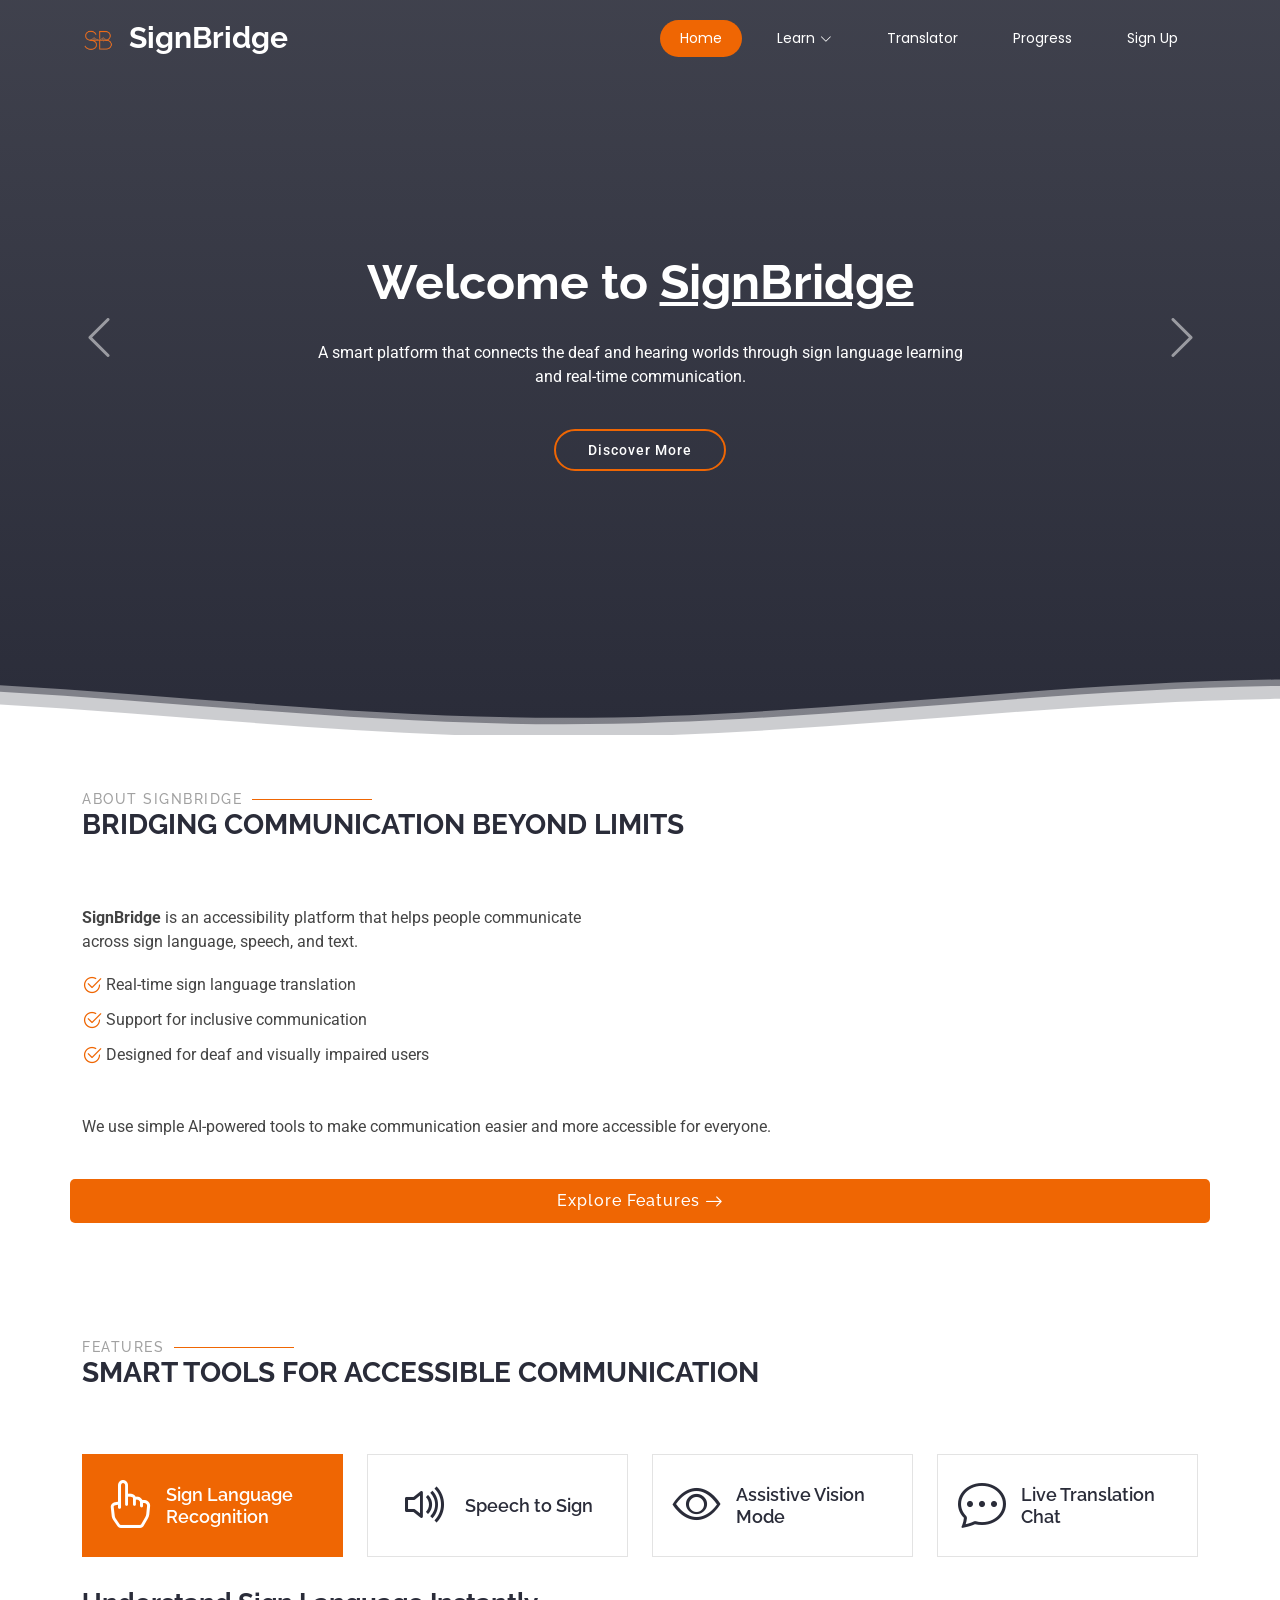
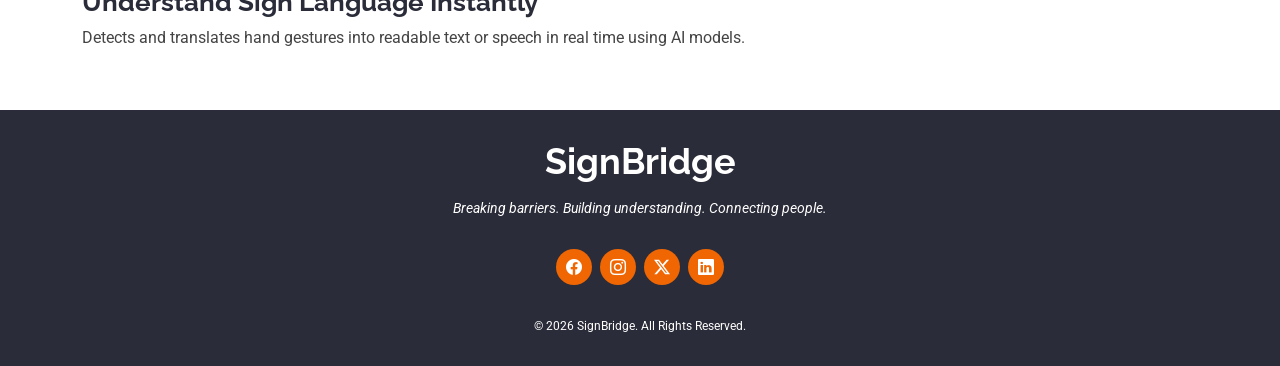
<file: index.html>
<!DOCTYPE html>
<html lang="en">

<head>
  <meta charset="utf-8">
  <meta content="width=device-width, initial-scale=1.0" name="viewport">
  <title>Index - Selecao Bootstrap Template</title>
  <meta name="description" content="">
  <meta name="keywords" content="">

  <!-- Favicons -->
  <link href="assets/img/favicon.png" rel="icon">
  <link href="assets/img/apple-touch-icon.png" rel="apple-touch-icon">

  <!-- Fonts -->
  <link href="https://fonts.googleapis.com" rel="preconnect">
  <link href="https://fonts.gstatic.com" rel="preconnect" crossorigin>
  <link href="https://fonts.googleapis.com/css2?family=Roboto:ital,wght@0,100;0,300;0,400;0,500;0,700;0,900;1,100;1,300;1,400;1,500;1,700;1,900&family=Poppins:ital,wght@0,100;0,200;0,300;0,400;0,500;0,600;0,700;0,800;0,900;1,100;1,200;1,300;1,400;1,500;1,600;1,700;1,800;1,900&family=Raleway:ital,wght@0,100;0,200;0,300;0,400;0,500;0,600;0,700;0,800;0,900;1,100;1,200;1,300;1,400;1,500;1,600;1,700;1,800;1,900&display=swap" rel="stylesheet">

  <!-- Vendor CSS Files -->
  <link href="assets/vendor/bootstrap/css/bootstrap.min.css" rel="stylesheet">
  <link href="assets/vendor/bootstrap-icons/bootstrap-icons.css" rel="stylesheet">
  <link href="assets/vendor/aos/aos.css" rel="stylesheet">
  <link href="assets/vendor/animate.css/animate.min.css" rel="stylesheet">
  <link href="assets/vendor/glightbox/css/glightbox.min.css" rel="stylesheet">
  <link href="assets/vendor/swiper/swiper-bundle.min.css" rel="stylesheet">

  <!-- Main CSS File -->
  <link href="assets/css/main.css" rel="stylesheet">

  <!-- =======================================================
  * Template Name: Selecao
  * Template URL: https://bootstrapmade.com/selecao-bootstrap-template/
  * Updated: Aug 07 2024 with Bootstrap v5.3.3
  * Author: BootstrapMade.com
  * License: https://bootstrapmade.com/license/
  ======================================================== -->
</head>

<body class="index-page">


  	  <header id="header" class="header d-flex align-items-center fixed-top">
        <div class="container-fluid container-xl position-relative d-flex align-items-center justify-content-between">

          <!-- Logo -->
          <a href="index.html" class="logo d-flex align-items-center">
            <h1 class="sitename"> <img src="assets/img/favicon.png" alt=""> SignBridge </h1>
          </a>

          <!-- Navigation -->
          <nav id="navmenu" class="navmenu">
            <ul>

              <li><a href="index.html" class="active">Home</a></li>

              <!-- Learn Dropdown -->
              <li class="dropdown">
                <a href="learn.html">
                  <span>Learn</span>
                  <i class="bi bi-chevron-down toggle-dropdown"></i>
                </a>

                <ul>
                  <li><a href="alphabet.html">Alphabet</a></li>
                  <li><a href="words.html">Words</a></li>
                  <li><a href="quiz.html"> Quiz</a></li>
                </ul>
              </li>

              <li><a href="translate.html"> Translator </a></li>

              <li><a href="progress.html">Progress</a></li>

              <!-- Auth -->
              <li><a href="signup.html" class="cta-signup"> Sign Up</a></li>

            </ul>

            <i class="mobile-nav-toggle d-xl-none bi bi-list"></i>
          </nav>

        </div>
      </header>

  <main class="main">

      <!-- Hero Section -->
    <section id="hero" class="hero section dark-background">

      <div id="hero-carousel" data-bs-interval="5000" class="container carousel carousel-fade" data-bs-ride="carousel">

        <!-- Slide 1: Welcome -->
        <div class="carousel-item active">
          <div class="carousel-container">
            <h2 class="animate__animated animate__fadeInDown">
              Welcome to <span>SignBridge</span>
            </h2>

            <p class="animate__animated animate__fadeInUp">
              A smart platform that connects the deaf and hearing worlds through sign language learning and real-time communication.
            </p>

            <a href="#about" class="btn-get-started animate__animated animate__fadeInUp scrollto">
              Discover More
            </a>
          </div>
        </div>

        <!-- Slide 2: Learning -->
        <div class="carousel-item">
          <div class="carousel-container">
            <h2 class="animate__animated animate__fadeInDown">
              Learn Sign Language Step by Step
            </h2>

            <p class="animate__animated animate__fadeInUp">
              Start with alphabet, build essential vocabulary, and practice real-life communication through interactive lessons and quizzes.
            </p>

            <a href="#features" class="btn-get-started animate__animated animate__fadeInUp scrollto">
              Start Learning
            </a>
          </div>
        </div>

        <!-- Slide 3: Live Translation -->
        <div class="carousel-item">
          <div class="carousel-container">
            <h2 class="animate__animated animate__fadeInDown">
              Real-Time Gesture Translation
            </h2>

            <p class="animate__animated animate__fadeInUp">
              Use your camera to detect hand signs instantly and convert them into text and speech using AI-powered recognition.
            </p>

            <a href="#services" class="btn-get-started animate__animated animate__fadeInUp scrollto">
              Try It Now
            </a>
          </div>
        </div>

        <!-- Slide 4: Impact -->
        <div class="carousel-item">
          <div class="carousel-container">
            <h2 class="animate__animated animate__fadeInDown">
              Breaking Communication Barriers
            </h2>

            <p class="animate__animated animate__fadeInUp">
              SignBridge aims to create a more inclusive world by enabling smooth communication between deaf and hearing communities.
            </p>

            <a href="#about" class="btn-get-started animate__animated animate__fadeInUp scrollto">
              Learn More
            </a>
          </div>
        </div>

      <!-- Controls -->
      <a class="carousel-control-prev" href="#hero-carousel" role="button" data-bs-slide="prev">
        <span class="carousel-control-prev-icon bi bi-chevron-left"></span>
      </a>

      <a class="carousel-control-next" href="#hero-carousel" role="button" data-bs-slide="next">
        <span class="carousel-control-next-icon bi bi-chevron-right"></span>
      </a>

    </div>


      <svg class="hero-waves" xmlns="http://www.w3.org/2000/svg" xmlns:xlink="http://www.w3.org/1999/xlink" viewBox="0 24 150 28 " preserveAspectRatio="none">
        <defs>
          <path id="wave-path" d="M-160 44c30 0 58-18 88-18s 58 18 88 18 58-18 88-18 58 18 88 18 v44h-352z"></path>
        </defs>
        <g class="wave1">
          <use xlink:href="#wave-path" x="50" y="3"></use>
        </g>
        <g class="wave2">
          <use xlink:href="#wave-path" x="50" y="0"></use>
        </g>
        <g class="wave3">
          <use xlink:href="#wave-path" x="50" y="9"></use>
        </g>
      </svg>

    </section><!-- /Hero Section -->
    <!-- About Section -->
    <section id="about" class="about section">

      <div class="container section-title" data-aos="fade-up">
        <h2>About SignBridge</h2>
        <p>Bridging communication beyond limits</p>
      </div>

      <div class="container">
        <div class="row gy-4">

          <div class="col-lg-6 content" data-aos="fade-up" data-aos-delay="100">
            <p>
              <strong>SignBridge</strong> is an accessibility platform that helps people communicate
              across sign language, speech, and text.
            </p>

            <ul>
              <li><i class="bi bi-check2-circle"></i> Real-time sign language translation</li>
              <li><i class="bi bi-check2-circle"></i> Support for inclusive communication</li>
              <li><i class="bi bi-check2-circle"></i> Designed for deaf and visually impaired users</li>
            </ul>
          </div>

            <p>
              We use simple AI-powered tools to make communication easier and more accessible for everyone.
            </p>

            <a href="#features" class="read-more">
              <span>Explore Features</span><i class="bi bi-arrow-right"></i>
            </a>

        </div>
      </div>

    </section>

  <!-- Features Section -->
  <section id="features" class="features section">

    <div class="container section-title" data-aos="fade-up">
      <h2>Features</h2>
      <p>Smart tools for accessible communication</p>
    </div>

    <div class="container">

      <ul class="nav nav-tabs row d-flex" data-aos="fade-up">

        <li class="nav-item col-3">
          <a class="nav-link active show" data-bs-toggle="tab" data-bs-target="#tab-1">
            <i class="bi bi-hand-index"></i>
            <h4 class="d-none d-lg-block">Sign Language Recognition</h4>
          </a>
        </li>

        <li class="nav-item col-3">
          <a class="nav-link" data-bs-toggle="tab" data-bs-target="#tab-2">
            <i class="bi bi-volume-up"></i>
            <h4 class="d-none d-lg-block">Speech to Sign</h4>
          </a>
        </li>

        <li class="nav-item col-3">
          <a class="nav-link" data-bs-toggle="tab" data-bs-target="#tab-3">
            <i class="bi bi-eye"></i>
            <h4 class="d-none d-lg-block">Assistive Vision Mode</h4>
          </a>
        </li>

        <li class="nav-item col-3">
          <a class="nav-link" data-bs-toggle="tab" data-bs-target="#tab-4">
            <i class="bi bi-chat-dots"></i>
            <h4 class="d-none d-lg-block">Live Translation Chat</h4>
          </a>
        </li>

      </ul>

      <div class="tab-content" data-aos="fade-up">

        <div class="tab-pane fade active show" id="tab-1">
          <h3>Understand Sign Language Instantly</h3>
          <p>Detects and translates hand gestures into readable text or speech in real time using AI models.</p>
        </div>

        <div class="tab-pane fade" id="tab-2">
          <h3>Turn Speech Into Visual Signs</h3>
          <p>Converts spoken language into sign-based representations to support deaf users during conversations.</p>
        </div>

        <div class="tab-pane fade" id="tab-3">
          <h3>Designed for Visual Accessibility</h3>
          <p>Audio cues, vibration feedback, and structured interaction help blind users navigate communication easily.</p>
        </div>

        <div class="tab-pane fade" id="tab-4">
          <h3>Real-Time Inclusive Messaging</h3>
          <p>A chat system that automatically adapts messages into sign language, text, or speech depending on the user.</p>
        </div>

      </div>

    </div>
  </section>

</main>

<!-- Footer -->
<footer id="footer" class="footer dark-background">

  <div class="container text-center">

    <h3>SignBridge</h3>
    <p>Breaking barriers. Building understanding. Connecting people.</p>

    <div class="social-links d-flex justify-content-center">
      <a href="#"><i class="bi bi-facebook"></i></a>
      <a href="#"><i class="bi bi-instagram"></i></a>
      <a href="#"><i class="bi bi-twitter-x"></i></a>
      <a href="#"><i class="bi bi-linkedin"></i></a>
    </div>

    <div class="mt-3">
      <small>© 2026 SignBridge. All Rights Reserved.</small>
    </div>

  </div>

</footer>

  <!-- Scroll Top -->
  <a href="#" id="scroll-top" class="scroll-top d-flex align-items-center justify-content-center"><i class="bi bi-arrow-up-short"></i></a>

  <!-- Preloader -->
  <div id="preloader"></div>

  <!-- Vendor JS Files -->
  <script src="assets/vendor/bootstrap/js/bootstrap.bundle.min.js"></script>
  <script src="assets/vendor/php-email-form/validate.js"></script>
  <script src="assets/vendor/aos/aos.js"></script>
  <script src="assets/vendor/glightbox/js/glightbox.min.js"></script>
  <script src="assets/vendor/imagesloaded/imagesloaded.pkgd.min.js"></script>
  <script src="assets/vendor/isotope-layout/isotope.pkgd.min.js"></script>
  <script src="assets/vendor/swiper/swiper-bundle.min.js"></script>

  <!-- Main JS File -->
  <script src="assets/js/main.js"></script>

	<script src="./assets/js/navbar-auth.js"></script>
	<script src="./assets/js/api-auth.js"></script>
</body>

</html>
</file>
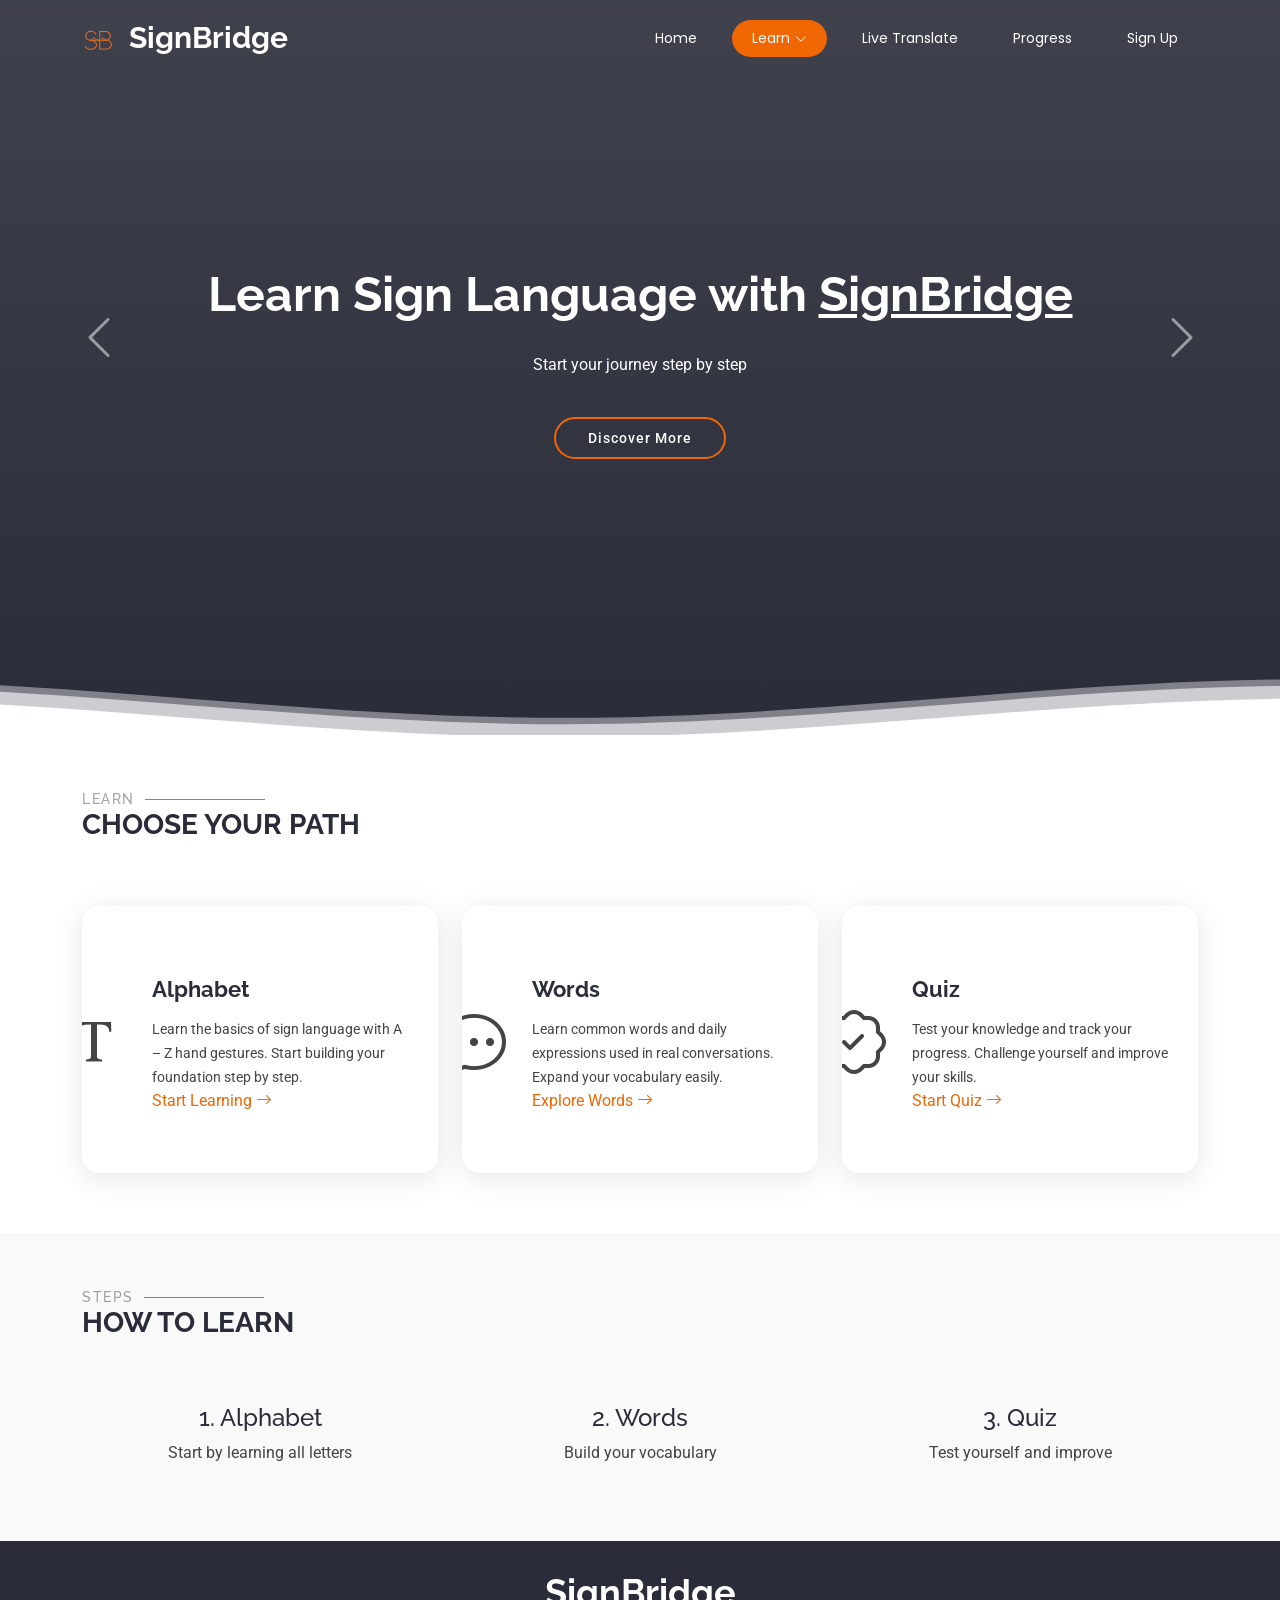
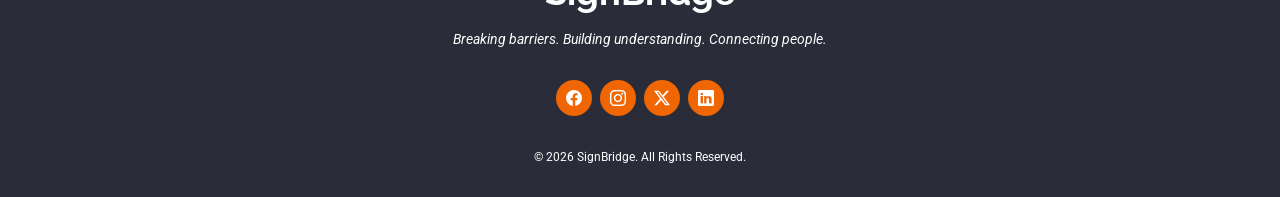
<file: learn.html>
<!DOCTYPE html>
<html lang="en">

<head>
  <meta charset="utf-8">
  <meta content="width=device-width, initial-scale=1.0" name="viewport">
  <title>Learn - SignBridge</title>

  <!-- Favicons -->
  <link href="assets/img/favicon.png" rel="icon">

  <!-- Fonts -->
  <link href="https://fonts.googleapis.com/css2?family=Roboto&family=Poppins&family=Raleway&display=swap" rel="stylesheet">

  <!-- Vendor CSS -->
  <link href="assets/vendor/bootstrap/css/bootstrap.min.css" rel="stylesheet">
  <link href="assets/vendor/bootstrap-icons/bootstrap-icons.css" rel="stylesheet">

  <!-- Main CSS -->
  <link href="assets/css/main.css" rel="stylesheet">
</head>

<body>

<!-- ======= Header ======= -->
      <header id="header" class="header d-flex align-items-center fixed-top">
        <div class="container-fluid container-xl position-relative d-flex align-items-center justify-content-between">

          <!-- Logo -->
          <a href="index.html" class="logo d-flex align-items-center">
            <h1 class="sitename"> <img src="assets/img/favicon.png" alt="">  SignBridge</h1>
          </a>

          <!-- Navigation -->
          <nav id="navmenu" class="navmenu">
            <ul>

              <li><a href="index.html" >Home</a></li>

              <!-- Learn Dropdown -->
              <li class="dropdown">
                <a href="learn.html" class="active">
                  <span>Learn</span>
                  <i class="bi bi-chevron-down toggle-dropdown"></i>
                </a>

                <ul>
                  <li><a href="#alphabet">Alphabet</a></li>
                  <li><a href="words.html">Words</a></li>
                  <li><a href="quiz.html"> Quiz</a></li>
                </ul>
              </li>

              <li><a href="translate.html"> Live Translate </a></li>

              <li><a href="#progress">Progress</a></li>

              <!-- Auth -->
              <li><a href="signup.html" class="cta-signup">Sign Up</a></li>

            </ul>

            <i class="mobile-nav-toggle d-xl-none bi bi-list"></i>
          </nav>

        </div>
      </header>

<main class="main">


        <!-- Hero Section -->
    <section id="hero" class="hero section dark-background">

      <div id="hero-carousel" data-bs-interval="5000" class="container carousel carousel-fade" data-bs-ride="carousel">

        <!-- Slide 1: Welcome -->
        <div class="carousel-item active">
          <div class="carousel-container">
            <h2 class="animate__animated animate__fadeInDown">
              Learn Sign Language with <span>SignBridge</span>
            </h2>

            <p class="animate__animated animate__fadeInUp">
              Start your journey step by step
            </p>

            <a href="#about" class="btn-get-started animate__animated animate__fadeInUp scrollto">
              Discover More
            </a>
          </div>
        </div>

        <!-- Slide 2: Learning -->
        <div class="carousel-item">
          <div class="carousel-container">
            <h2 class="animate__animated animate__fadeInDown">
              Learn Sign Language Step by Step
            </h2>

            <p class="animate__animated animate__fadeInUp">
              Start with alphabet, build essential vocabulary, and practice real-life communication through interactive lessons and quizzes.
            </p>

            <a href="#features" class="btn-get-started animate__animated animate__fadeInUp scrollto">
              Start Learning
            </a>
          </div>
        </div>

        <!-- Slide 3: Live Translation -->
        <div class="carousel-item">
          <div class="carousel-container">
            <h2 class="animate__animated animate__fadeInDown">
              Real-Time Gesture Translation
            </h2>

            <p class="animate__animated animate__fadeInUp">
              Use your camera to detect hand signs instantly and convert them into text and speech using AI-powered recognition.
            </p>

            <a href="#services" class="btn-get-started animate__animated animate__fadeInUp scrollto">
              Try It Now
            </a>
          </div>
        </div>

        <!-- Slide 4: Impact -->
        <div class="carousel-item">
          <div class="carousel-container">
            <h2 class="animate__animated animate__fadeInDown">
              Breaking Communication Barriers
            </h2>

            <p class="animate__animated animate__fadeInUp">
              SignBridge aims to create a more inclusive world by enabling smooth communication between deaf and hearing communities.
            </p>

            <a href="#about" class="btn-get-started animate__animated animate__fadeInUp scrollto">
              Learn More
            </a>
          </div>
        </div>

      <!-- Controls -->
      <a class="carousel-control-prev" href="#hero-carousel" role="button" data-bs-slide="prev">
        <span class="carousel-control-prev-icon bi bi-chevron-left"></span>
      </a>

      <a class="carousel-control-next" href="#hero-carousel" role="button" data-bs-slide="next">
        <span class="carousel-control-next-icon bi bi-chevron-right"></span>
      </a>

    </div>


      <svg class="hero-waves" xmlns="http://www.w3.org/2000/svg" xmlns:xlink="http://www.w3.org/1999/xlink" viewBox="0 24 150 28 " preserveAspectRatio="none">
        <defs>
          <path id="wave-path" d="M-160 44c30 0 58-18 88-18s 58 18 88 18 58-18 88-18 58 18 88 18 v44h-352z"></path>
        </defs>
        <g class="wave1">
          <use xlink:href="#wave-path" x="50" y="3"></use>
        </g>
        <g class="wave2">
          <use xlink:href="#wave-path" x="50" y="0"></use>
        </g>
        <g class="wave3">
          <use xlink:href="#wave-path" x="50" y="9"></use>
        </g>
      </svg>

    </section><!-- /Hero Section -->



  <!-- ======= Learn Sections ======= -->
  <section id="learn" class="services section">
    <div class="container">

      <div class="section-title">
        <h2>Learn</h2>
        <p>Choose Your Path</p>
      </div>

      <div class="row gy-4">

        <!-- Alphabet -->
        <div class="col-lg-4 col-md-6" id="alphabet">
          <div class="service-item position-relative">
            <div class="icon">
              <i class="bi bi-fonts"></i>
            </div>
            <h3>Alphabet</h3>
            <p>
              Learn the basics of sign language with A – Z hand gestures.
              Start building your foundation step by step.
            </p>
            <a href="alphabet.html" class="read-more">
              Start Learning <i class="bi bi-arrow-right"></i>
            </a>
          </div>
        </div>

        <!-- Words -->
        <div class="col-lg-4 col-md-6" id="words">
          <div class="service-item position-relative">
            <div class="icon">
              <i class="bi bi-chat-dots"></i>
            </div>
            <h3>Words</h3>
            <p>
              Learn common words and daily expressions used in real conversations.
              Expand your vocabulary easily.
            </p>
            <a href="words.html" class="read-more">
              Explore Words <i class="bi bi-arrow-right"></i>
            </a>
          </div>
        </div>

        <!-- Quiz -->
        <div class="col-lg-4 col-md-6" id="quiz">
          <div class="service-item position-relative">
            <div class="icon">
              <i class="bi bi-patch-check"></i>
            </div>
            <h3>Quiz</h3>
            <p>
              Test your knowledge and track your progress.
              Challenge yourself and improve your skills.
            </p>
            <a href="quiz.html" class="read-more">
              Start Quiz <i class="bi bi-arrow-right"></i>
            </a>
          </div>
        </div>

      </div>

    </div>
  </section>

  <!-- ======= Learning Steps ======= -->
  <section class="section light-background">
    <div class="container">

      <div class="section-title">
        <h2>Steps</h2>
        <p>How to Learn</p>
      </div>

      <div class="row text-center">

        <div class="col-md-4">
          <h4>1. Alphabet</h4>
          <p>Start by learning all letters</p>
        </div>

        <div class="col-md-4">
          <h4>2. Words</h4>
          <p>Build your vocabulary</p>
        </div>

        <div class="col-md-4">
          <h4>3. Quiz</h4>
          <p>Test yourself and improve</p>
        </div>

      </div>

    </div>
  </section>

</main>

<!-- Footer -->
<footer id="footer" class="footer dark-background">

  <div class="container text-center">

    <h3>SignBridge</h3>
    <p>Breaking barriers. Building understanding. Connecting people.</p>

    <div class="social-links d-flex justify-content-center">
      <a href="#"><i class="bi bi-facebook"></i></a>
      <a href="#"><i class="bi bi-instagram"></i></a>
      <a href="#"><i class="bi bi-twitter-x"></i></a>
      <a href="#"><i class="bi bi-linkedin"></i></a>
    </div>

    <div class="mt-3">
      <small>© 2026 SignBridge. All Rights Reserved.</small>
    </div>

  </div>

</footer>
<!-- Vendor JS -->
<script src="assets/vendor/bootstrap/js/bootstrap.bundle.min.js"></script>

	<script src="./assets/js/navbar-auth.js"></script>
	<script src="./assets/js/api-auth.js"></script>
</body>

</html>
</file>
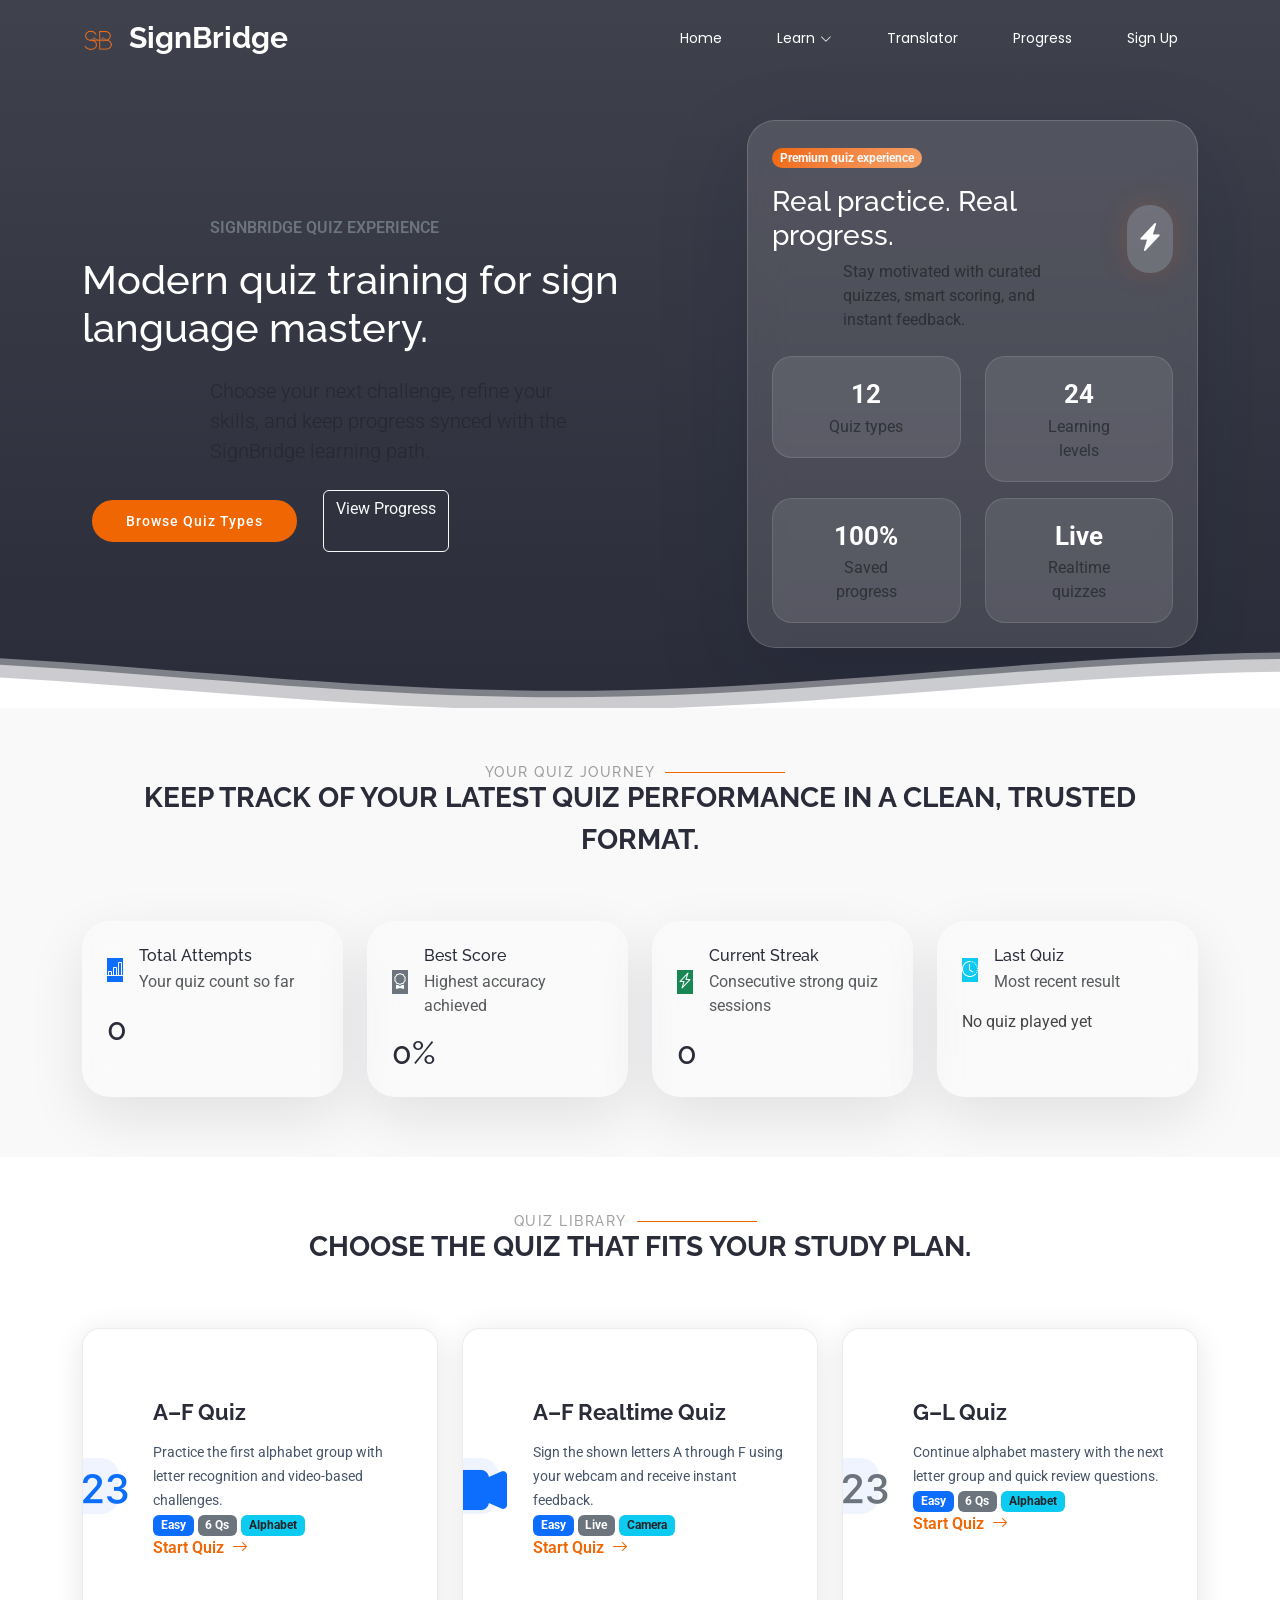
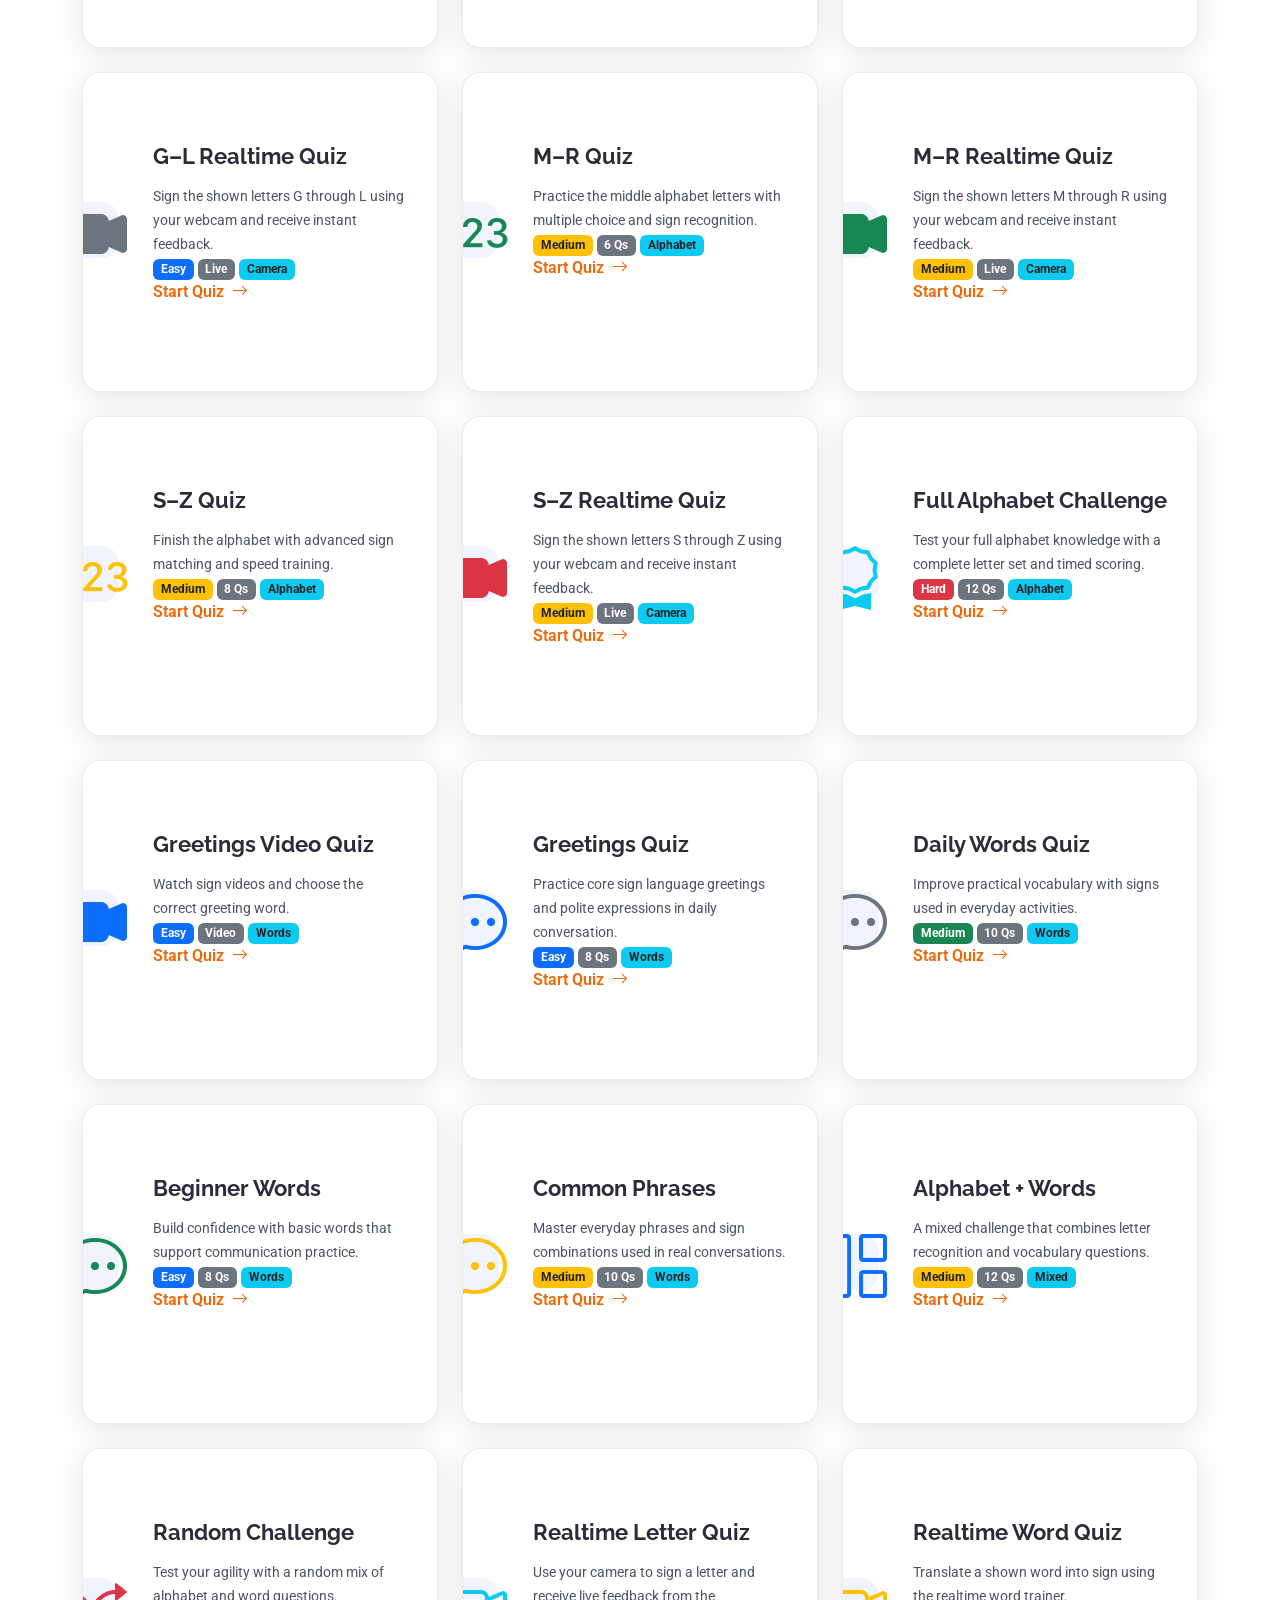
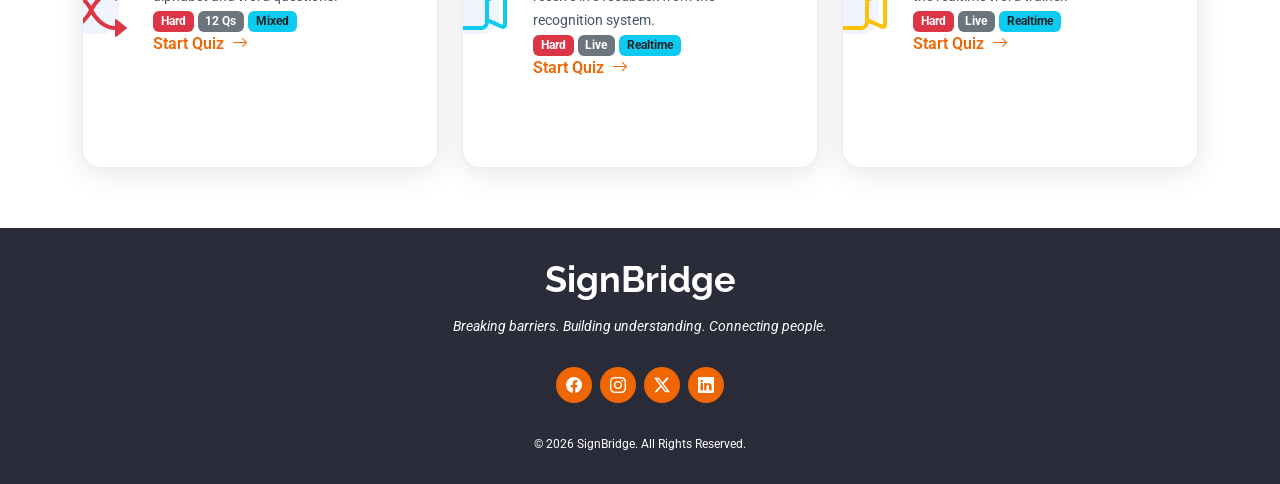
<file: quiz.html>
<!DOCTYPE html>
<html lang="en">

<head>
  <meta charset="utf-8">
  <meta content="width=device-width, initial-scale=1.0" name="viewport">
  <title>Quiz Hub - SignBridge</title>
  <link href="assets/img/favicon.png" rel="icon">
  <link href="https://fonts.googleapis.com" rel="preconnect">
  <link href="https://fonts.googleapis.com/css2?family=Roboto:wght@300;400;500;700&family=Poppins:wght@300;400;500;600;700&family=Raleway:wght@400;500;700&display=swap" rel="stylesheet">
  <link href="assets/vendor/bootstrap/css/bootstrap.min.css" rel="stylesheet">
  <link href="assets/vendor/bootstrap-icons/bootstrap-icons.css" rel="stylesheet">
  <link href="assets/vendor/aos/aos.css" rel="stylesheet">
  <link href="assets/css/main.css" rel="stylesheet">
  <link href="quiz.css" rel="stylesheet">
</head>

<body>
  <header id="header" class="header d-flex align-items-center fixed-top">
    <div class="container-fluid container-xl position-relative d-flex align-items-center justify-content-between">
      <a href="index.html" class="logo d-flex align-items-center">
        <h1 class="sitename"> <img src="assets/img/favicon.png" alt="">  SignBridge</h1>
      </a>
      <nav id="navmenu" class="navmenu">
        <ul>
          <li><a href="index.html">Home</a></li>
          <li class="dropdown">
            <a href="learn.html">
              <span>Learn</span>
              <i class="bi bi-chevron-down toggle-dropdown"></i>
            </a>
            <ul>
              <li><a href="alphabet.html"> Alphabet</a></li>
              <li><a href="words.html"> Words</a></li>
              <li><a href="quiz.html" class="active"> Quiz </a></li>
            </ul>
          </li>
          <li><a href="translate.html"> Translator </a></li>
          <li><a href="progress.html">Progress</a></li>
          <li><a href="signup.html">Sign Up</a></li>
        </ul>
        <i class="mobile-nav-toggle d-xl-none bi bi-list"></i>
      </nav>
    </div>
  </header>

  <section id="hero" class="hero section dark-background" style="padding-top: 120px;">
    <div class="container">
      <div class="row gy-5 align-items-center">
        <div class="col-lg-7" data-aos="fade-up">
          <p class="text-uppercase text-secondary fw-semibold mb-3">SignBridge Quiz Experience</p>
          <h1 class="mb-4">Modern quiz training for sign language mastery.</h1>
          <p class="lead text-muted mb-4">Choose your next challenge, refine your skills, and keep progress synced with the SignBridge learning path.</p>
          <div class="d-flex flex-wrap gap-3">
            <a href="#quiz-library" class="btn btn-primary btn-get-started">Browse Quiz Types</a>
            <a href="#quiz-summary" class="btn btn-outline-light">View Progress</a>
          </div>
        </div>
        <div class="col-lg-5" data-aos="fade-up" data-aos-delay="150">
          <div class="hero-card p-4">
            <div class="d-flex align-items-center justify-content-between mb-4">
              <div>
                <span class="badge bg-gradient-primary text-light rounded-pill">Premium quiz experience</span>
                <h3 class="mt-3 mb-2">Real practice. Real progress.</h3>
                <p class="text-muted mb-0">Stay motivated with curated quizzes, smart scoring, and instant feedback.</p>
              </div>
              <div class="icon-glow text-white">
                <i class="bi bi-lightning-charge-fill fs-3"></i>
              </div>
            </div>
            <div class="row gy-3">
              <div class="col-6">
                <div class="hero-stat-card">
                  <span class="hero-stat-value">12</span>
                  <p class="text-muted mb-0">Quiz types</p>
                </div>
              </div>
              <div class="col-6">
                <div class="hero-stat-card">
                  <span class="hero-stat-value">24</span>
                  <p class="text-muted mb-0">Learning levels</p>
                </div>
              </div>
              <div class="col-6">
                <div class="hero-stat-card">
                  <span class="hero-stat-value">100%</span>
                  <p class="text-muted mb-0">Saved progress</p>
                </div>
              </div>
              <div class="col-6">
                <div class="hero-stat-card">
                  <span class="hero-stat-value">Live</span>
                  <p class="text-muted mb-0">Realtime quizzes</p>
                </div>
              </div>
            </div>
          </div>
        </div>
      </div>
    </div>
    <svg class="hero-waves" xmlns="http://www.w3.org/2000/svg" viewBox="0 24 150 28" preserveAspectRatio="none">
      <defs>
        <path id="wave-path" d="M-160 44c30 0 58-18 88-18s 58 18 88 18 58-18 88-18 58 18 88 18 v44h-352z"></path>
      </defs>
      <g class="wave1"><use xlink:href="#wave-path" x="50" y="3"></use></g>
      <g class="wave2"><use xlink:href="#wave-path" x="50" y="0"></use></g>
      <g class="wave3"><use xlink:href="#wave-path" x="50" y="9"></use></g>
    </svg>
  </section>

  <main id="main">
    <section class="section light-background" id="quiz-summary">
      <div class="container" data-aos="fade-up">
        <div class="section-title text-center">
          <h2>Your Quiz Journey</h2>
          <p>Keep track of your latest quiz performance in a clean, trusted format.</p>
        </div>
        <div class="row gy-4 justify-content-center">
          <div class="col-md-6 col-xl-3">
            <div class="card-glass p-4 h-100">
              <div class="d-flex align-items-center mb-3 gap-3">
                <div class="stat-icon bg-primary text-white"><i class="bi bi-bar-chart-line"></i></div>
                <div>
                  <h6 class="mb-1">Total Attempts</h6>
                  <p class="text-muted mb-0">Your quiz count so far</p>
                </div>
              </div>
              <h2 id="hub-attempts" class="mb-0">0</h2>
            </div>
          </div>
          <div class="col-md-6 col-xl-3">
            <div class="card-glass p-4 h-100">
              <div class="d-flex align-items-center mb-3 gap-3">
                <div class="stat-icon bg-secondary text-white"><i class="bi bi-award"></i></div>
                <div>
                  <h6 class="mb-1">Best Score</h6>
                  <p class="text-muted mb-0">Highest accuracy achieved</p>
                </div>
              </div>
              <h2 id="hub-best-score" class="mb-0">0%</h2>
            </div>
          </div>
          <div class="col-md-6 col-xl-3">
            <div class="card-glass p-4 h-100">
              <div class="d-flex align-items-center mb-3 gap-3">
                <div class="stat-icon bg-success text-white"><i class="bi bi-lightning-charge"></i></div>
                <div>
                  <h6 class="mb-1">Current Streak</h6>
                  <p class="text-muted mb-0">Consecutive strong quiz sessions</p>
                </div>
              </div>
              <h2 id="hub-streak" class="mb-0">0</h2>
            </div>
          </div>
          <div class="col-md-6 col-xl-3">
            <div class="card-glass p-4 h-100">
              <div class="d-flex align-items-center mb-3 gap-3">
                <div class="stat-icon bg-info text-white"><i class="bi bi-clock-history"></i></div>
                <div>
                  <h6 class="mb-1">Last Quiz</h6>
                  <p class="text-muted mb-0">Most recent result</p>
                </div>
              </div>
              <p id="hub-last-quiz" class="mb-0">No quiz played yet</p>
            </div>
          </div>
        </div>
      </div>
    </section>

    <section id="quiz-runner" class="section d-none">
      <div class="container" data-aos="fade-up">
        <div class="row gy-4">
          <div class="col-xl-8">
            <div class="quiz-panel p-4">
              <div class="d-flex flex-column flex-md-row align-items-start align-items-md-center justify-content-between gap-3 mb-4">
                <div>
                  <p class="text-uppercase text-secondary mb-2">Active Quiz</p>
                  <h2 id="quiz-mode-title" class="mb-2">Quiz Title</h2>
                  <p id="quiz-mode-copy" class="text-muted mb-0">Quiz description goes here.</p>
                </div>
                <div class="d-flex flex-wrap gap-2">
                  <span class="badge badge-pill badge-soft-primary" id="quiz-difficulty">Easy</span>
                  <span class="badge badge-pill badge-soft-secondary" id="quiz-time-estimate">12 sec</span>
                  <span class="badge badge-pill badge-soft-info text-dark" id="quiz-reward">80 XP</span>
                </div>
              </div>

              <div class="quiz-progress-panel mb-4">
                <div class="d-flex align-items-center justify-content-between mb-3">
                  <div class="text-muted">Question <strong id="quiz-step">1</strong> of <strong id="quiz-total">10</strong></div>
                  <div class="text-muted">Time left: <strong id="quiz-timer">00:00</strong></div>
                </div>
                <div class="progress progress-soft rounded-pill" style="height: 14px;">
                  <div id="quiz-progress-bar" class="progress-bar bg-primary rounded-pill" role="progressbar" style="width: 0%"></div>
                </div>
              </div>

              <div class="question-card p-4 mb-4">
                <div class="d-flex align-items-center justify-content-between mb-3">
                  <div>
                    <h5 class="mb-1" id="question-type-label">Question</h5>
                    <p class="text-muted mb-0" id="question-prompt">Question text appears here.</p>
                  </div>
                  <span class="badge badge-soft-light text-dark" id="question-meta">Multiple Choice</span>
                </div>
                <div id="question-media" class="quiz-media mb-4 d-none"></div>
                <div id="answer-options" class="row g-3"></div>
              </div>

              <div class="feedback-banner mb-4" id="feedback-message">Answer the question to see immediate feedback.</div>

              <div class="d-flex flex-wrap gap-3 control-buttons">
                <button id="btn-start" class="btn btn-primary btn-lg">Start Quiz</button>
                <button id="btn-next" class="btn btn-outline-primary btn-lg d-none">Next Question</button>
                <button id="btn-finish" class="btn btn-success btn-lg d-none">Finish</button>
                <a id="btn-back" href="quiz.html" class="btn btn-outline-dark btn-lg">Back</a>
              </div>
            </div>
          </div>

          <div class="col-xl-4">
            <div class="quiz-panel p-4">
              <div class="d-flex align-items-center justify-content-between mb-4">
                <div>
                  <h5 class="mb-1">Live Score</h5>
                  <p class="text-muted mb-0">Track your current performance.</p>
                </div>
                <span class="badge badge-soft-success">Real Data</span>
              </div>

              <div class="result-grid mb-4">
                <div class="result-line">
                  <span class="label">Correct</span>
                  <span class="result-value" id="stat-correct">0</span>
                </div>
                <div class="result-line">
                  <span class="label">Wrong</span>
                  <span class="result-value" id="stat-wrong">0</span>
                </div>
                <div class="result-line">
                  <span class="label">Streak</span>
                  <span class="result-value" id="stat-streak">0</span>
                </div>
                <div class="result-line">
                  <span class="label">Accuracy</span>
                  <span class="result-value" id="stat-accuracy">0%</span>
                </div>
              </div>

              <div class="result-card d-none" id="result-panel">
                <h5 class="result-heading">Quiz Results</h5>
                <div class="score-pill" id="result-score">0%</div>
                <p class="result-copy" id="result-message">Well done.</p>
                <div class="result-line mb-3">
                  <span class="label">Badge earned</span>
                  <span class="result-value" id="result-badge">None</span>
                </div>
                <div class="d-flex flex-wrap gap-2">
                  <button id="btn-retry" class="btn btn-primary w-100">Retry</button>
                  <button id="btn-suggest" class="btn btn-outline-secondary w-100">Next Quiz</button>
                </div>
              </div>
            </div>
          </div>
        </div>
      </div>
    </section>

    <section id="quiz-library" class="services section">
      <div class="container" data-aos="fade-up">
        <div class="section-title text-center">
          <h2>Quiz Library</h2>
          <p>Choose the quiz that fits your study plan.</p>
        </div>

        <div class="row gy-4 quiz-list">
          <div class="col-lg-4 col-md-6">
            <div class="service-item position-relative">
              <div class="icon text-primary"><i class="bi bi-123"></i></div>
              <h3>A–F Quiz</h3>
              <p>Practice the first alphabet group with letter recognition and video-based challenges.</p>
              <div class="quiz-meta">
                <span class="badge bg-primary">Easy</span>
                <span class="badge bg-secondary">6 Qs</span>
                <span class="badge bg-info text-dark">Alphabet</span>
              </div>
              <a href="quiz.html?mode=alphabet&group=AF" class="read-more">Start Quiz <i class="bi bi-arrow-right"></i></a>
            </div>
          </div>
          <div class="col-lg-4 col-md-6">
            <div class="service-item position-relative">
              <div class="icon text-primary"><i class="bi bi-camera-video-fill"></i></div>
              <h3>A–F Realtime Quiz</h3>
              <p>Sign the shown letters A through F using your webcam and receive instant feedback.</p>
              <div class="quiz-meta">
                <span class="badge bg-primary">Easy</span>
                <span class="badge bg-secondary">Live</span>
                <span class="badge bg-info text-dark">Camera</span>
              </div>
              <a href="quiz_af.html" class="read-more">Start Quiz <i class="bi bi-arrow-right"></i></a>
            </div>
          </div>
          <div class="col-lg-4 col-md-6">
            <div class="service-item position-relative">
              <div class="icon text-secondary"><i class="bi bi-123"></i></div>
              <h3>G–L Quiz</h3>
              <p>Continue alphabet mastery with the next letter group and quick review questions.</p>
              <div class="quiz-meta">
                <span class="badge bg-primary">Easy</span>
                <span class="badge bg-secondary">6 Qs</span>
                <span class="badge bg-info text-dark">Alphabet</span>
              </div>
              <a href="quiz.html?mode=alphabet&group=GL" class="read-more">Start Quiz <i class="bi bi-arrow-right"></i></a>
            </div>
          </div>
          <div class="col-lg-4 col-md-6">
            <div class="service-item position-relative">
              <div class="icon text-secondary"><i class="bi bi-camera-video-fill"></i></div>
              <h3>G–L Realtime Quiz</h3>
              <p>Sign the shown letters G through L using your webcam and receive instant feedback.</p>
              <div class="quiz-meta">
                <span class="badge bg-primary">Easy</span>
                <span class="badge bg-secondary">Live</span>
                <span class="badge bg-info text-dark">Camera</span>
              </div>
              <a href="quiz_gl.html" class="read-more">Start Quiz <i class="bi bi-arrow-right"></i></a>
            </div>
          </div>
          <div class="col-lg-4 col-md-6">
            <div class="service-item position-relative">
              <div class="icon text-success"><i class="bi bi-123"></i></div>
              <h3>M–R Quiz</h3>
              <p>Practice the middle alphabet letters with multiple choice and sign recognition.</p>
              <div class="quiz-meta">
                <span class="badge bg-warning text-dark">Medium</span>
                <span class="badge bg-secondary">6 Qs</span>
                <span class="badge bg-info text-dark">Alphabet</span>
              </div>
              <a href="quiz.html?mode=alphabet&group=MR" class="read-more"> Start Quiz <i class="bi bi-arrow-right"></i></a>
            </div>
          </div>
          <div class="col-lg-4 col-md-6">
            <div class="service-item position-relative">
              <div class="icon text-success"><i class="bi bi-camera-video-fill"></i></div>
              <h3>M–R Realtime Quiz</h3>
              <p>Sign the shown letters M through R using your webcam and receive instant feedback.</p>
              <div class="quiz-meta">
                <span class="badge bg-warning text-dark">Medium</span>
                <span class="badge bg-secondary">Live</span>
                <span class="badge bg-info text-dark">Camera</span>
              </div>
              <a href="quiz_mr.html" class="read-more">Start Quiz <i class="bi bi-arrow-right"></i></a>
            </div>
          </div>
          <div class="col-lg-4 col-md-6">
            <div class="service-item position-relative">
              <div class="icon text-warning"><i class="bi bi-123"></i></div>
              <h3>S–Z Quiz</h3>
              <p>Finish the alphabet with advanced sign matching and speed training.</p>
              <div class="quiz-meta">
                <span class="badge bg-warning text-dark">Medium</span>
                <span class="badge bg-secondary">8 Qs</span>
                <span class="badge bg-info text-dark">Alphabet</span>
              </div>
              <a href="quiz.html?mode=alphabet&group=SZ" class="read-more">Start Quiz <i class="bi bi-arrow-right"></i></a>
            </div>
          </div>
          <div class="col-lg-4 col-md-6">
            <div class="service-item position-relative">
              <div class="icon text-danger"><i class="bi bi-camera-video-fill"></i></div>
              <h3>S–Z Realtime Quiz</h3>
              <p>Sign the shown letters S through Z using your webcam and receive instant feedback.</p>
              <div class="quiz-meta">
                <span class="badge bg-warning text-dark">Medium</span>
                <span class="badge bg-secondary">Live</span>
                <span class="badge bg-info text-dark">Camera</span>
              </div>
              <a href="quiz_sz.html" class="read-more">Start Quiz <i class="bi bi-arrow-right"></i></a>
            </div>
          </div>
          <div class="col-lg-4 col-md-6">
            <div class="service-item position-relative">
              <div class="icon text-info"><i class="bi bi-award"></i></div>
              <h3>Full Alphabet Challenge</h3>
              <p>Test your full alphabet knowledge with a complete letter set and timed scoring.</p>
              <div class="quiz-meta">
                <span class="badge bg-danger">Hard</span>
                <span class="badge bg-secondary">12 Qs</span>
                <span class="badge bg-info text-dark">Alphabet</span>
              </div>
              <a href="quiz.html?mode=full_alphabet" class="read-more">Start Quiz <i class="bi bi-arrow-right"></i></a>
            </div>
          </div>

          <div class="col-lg-4 col-md-6">
            <div class="service-item position-relative">
              <div class="icon text-primary">
                    <i class="bi bi-camera-video-fill"></i>
              </div>
                  <h3>Greetings Video Quiz</h3>
                  <p>Watch sign videos and choose the correct greeting word.</p>
              <div class="quiz-meta">
                  <span class="badge bg-primary">Easy</span>
                  <span class="badge bg-secondary">Video</span>
                  <span class="badge bg-info text-dark">Words</span>
              </div>
                  <a href="quiz.html?mode=video_words&topic=greetings" class="read-more">
                    Start Quiz <i class="bi bi-arrow-right"></i>
                  </a>
            </div>
          </div>
          <div class="col-lg-4 col-md-6">
            <div class="service-item position-relative">
              <div class="icon text-primary"><i class="bi bi-chat-dots"></i></div>
              <h3>Greetings Quiz</h3>
              <p>Practice core sign language greetings and polite expressions in daily conversation.</p>
              <div class="quiz-meta">
                <span class="badge bg-primary">Easy</span>
                <span class="badge bg-secondary">8 Qs</span>
                <span class="badge bg-info text-dark">Words</span>
              </div>
              <a href="quiz.html?mode=words&topic=greetings" class="read-more">Start Quiz <i class="bi bi-arrow-right"></i></a>
            </div>
          </div>
          <div class="col-lg-4 col-md-6">
            <div class="service-item position-relative">
              <div class="icon text-secondary"><i class="bi bi-chat-dots"></i></div>
              <h3>Daily Words Quiz</h3>
              <p>Improve practical vocabulary with signs used in everyday activities.</p>
              <div class="quiz-meta">
                <span class="badge bg-success">Medium</span>
                <span class="badge bg-secondary">10 Qs</span>
                <span class="badge bg-info text-dark">Words</span>
              </div>
              <a href="quiz.html?mode=words&topic=daily" class="read-more">Start Quiz <i class="bi bi-arrow-right"></i></a>
            </div>
          </div>
          <div class="col-lg-4 col-md-6">
            <div class="service-item position-relative">
              <div class="icon text-success"><i class="bi bi-chat-dots"></i></div>
              <h3>Beginner Words</h3>
              <p>Build confidence with basic words that support communication practice.</p>
              <div class="quiz-meta">
                <span class="badge bg-primary">Easy</span>
                <span class="badge bg-secondary">8 Qs</span>
                <span class="badge bg-info text-dark">Words</span>
              </div>
              <a href="quiz.html?mode=words&topic=beginner" class="read-more">Start Quiz <i class="bi bi-arrow-right"></i></a>
            </div>
          </div>
          <div class="col-lg-4 col-md-6">
            <div class="service-item position-relative">
              <div class="icon text-warning"><i class="bi bi-chat-dots"></i></div>
              <h3>Common Phrases</h3>
              <p>Master everyday phrases and sign combinations used in real conversations.</p>
              <div class="quiz-meta">
                <span class="badge bg-warning text-dark">Medium</span>
                <span class="badge bg-secondary">10 Qs</span>
                <span class="badge bg-info text-dark">Words</span>
              </div>
              <a href="quiz.html?mode=words&topic=phrases" class="read-more">Start Quiz <i class="bi bi-arrow-right"></i></a>
            </div>
          </div>
          <div class="col-lg-4 col-md-6">
            <div class="service-item position-relative">
              <div class="icon text-primary"><i class="bi bi-grid-1x2"></i></div>
              <h3>Alphabet + Words</h3>
              <p>A mixed challenge that combines letter recognition and vocabulary questions.</p>
              <div class="quiz-meta">
                <span class="badge bg-warning text-dark">Medium</span>
                <span class="badge bg-secondary">12 Qs</span>
                <span class="badge bg-info text-dark">Mixed</span>
              </div>
              <a href="quiz.html?mode=mixed" class="read-more">Start Quiz <i class="bi bi-arrow-right"></i></a>
            </div>
          </div>
          <div class="col-lg-4 col-md-6">
            <div class="service-item position-relative">
              <div class="icon text-danger"><i class="bi bi-shuffle"></i></div>
              <h3>Random Challenge</h3>
              <p>Test your agility with a random mix of alphabet and word questions.</p>
              <div class="quiz-meta">
                <span class="badge bg-danger">Hard</span>
                <span class="badge bg-secondary">12 Qs</span>
                <span class="badge bg-info text-dark">Mixed</span>
              </div>
              <a href="quiz.html?mode=mixed_speed" class="read-more">Start Quiz <i class="bi bi-arrow-right"></i></a>
            </div>
          </div>
          <div class="col-lg-4 col-md-6">
            <div class="service-item position-relative">
              <div class="icon text-info"><i class="bi bi-camera-video"></i></div>
              <h3>Realtime Letter Quiz</h3>
              <p>Use your camera to sign a letter and receive live feedback from the recognition system.</p>
              <div class="quiz-meta">
                <span class="badge bg-danger">Hard</span>
                <span class="badge bg-secondary">Live</span>
                <span class="badge bg-info text-dark">Realtime</span>
              </div>
              <a href="quiz.html?mode=realtime_letter" class="read-more">Start Quiz <i class="bi bi-arrow-right"></i></a>
            </div>
          </div>
          <div class="col-lg-4 col-md-6">
            <div class="service-item position-relative">
              <div class="icon text-warning"><i class="bi bi-camera-video"></i></div>
              <h3>Realtime Word Quiz</h3>
              <p>Translate a shown word into sign using the realtime word trainer.</p>
              <div class="quiz-meta">
                <span class="badge bg-danger">Hard</span>
                <span class="badge bg-secondary">Live</span>
                <span class="badge bg-info text-dark">Realtime</span>
              </div>
              <a href="quiz.html?mode=realtime_word" class="read-more">Start Quiz <i class="bi bi-arrow-right"></i></a>
            </div>
          </div>
        </div>
      </div>
    </section>
  </main>

  <footer id="footer" class="footer dark-background">
    <div class="container text-center">
      <h3>SignBridge</h3>
      <p>Breaking barriers. Building understanding. Connecting people.</p>
      <div class="social-links d-flex justify-content-center">
        <a href="#"><i class="bi bi-facebook"></i></a>
        <a href="#"><i class="bi bi-instagram"></i></a>
        <a href="#"><i class="bi bi-twitter-x"></i></a>
        <a href="#"><i class="bi bi-linkedin"></i></a>
      </div>
      <div class="mt-3"><small>© 2026 SignBridge. All Rights Reserved.</small></div>
    </div>
  </footer>

  <a href="#" id="scroll-top" class="scroll-top d-flex align-items-center justify-content-center">
    <i class="bi bi-arrow-up-short"></i>
  </a>
  <div id="preloader"></div>
  <script src="assets/vendor/bootstrap/js/bootstrap.bundle.min.js"></script>
  <script src="assets/vendor/aos/aos.js"></script>
  <script src="assets/js/main.js"></script>
  <script src="quiz.js"></script>
	<script src="./assets/js/navbar-auth.js"></script>
	<script src="./assets/js/api-auth.js"></script>
</body>

</html>
</file>
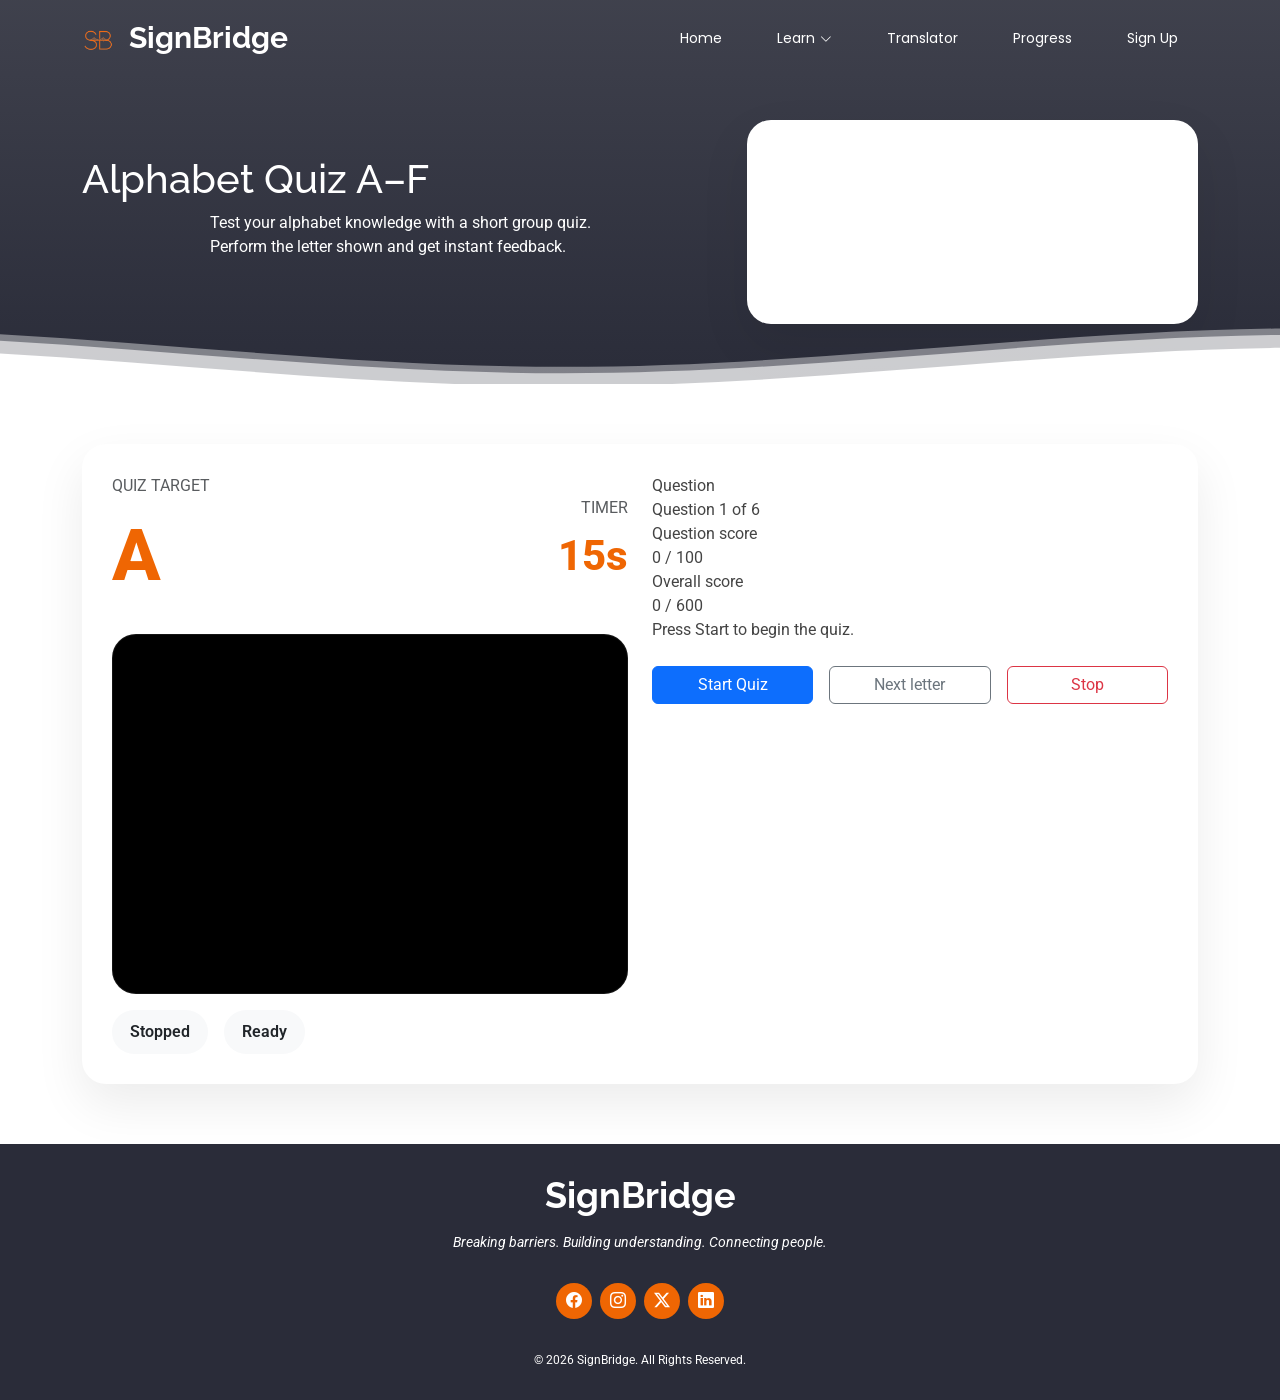
<file: quiz_af.html>
<!DOCTYPE html>
<html lang="en">

<head>
  <meta charset="utf-8">
  <meta content="width=device-width, initial-scale=1.0" name="viewport">
  <title>Quiz A–F - SignBridge</title>

  <link href="assets/img/favicon.png" rel="icon">
  <link href="https://fonts.googleapis.com" rel="preconnect">
  <link href="https://fonts.googleapis.com/css2?family=Roboto:wght@300;400;500;700&family=Poppins:wght@300;400;500;600;700&family=Raleway:wght@400;500;700&display=swap" rel="stylesheet">
  <link href="assets/vendor/bootstrap/css/bootstrap.min.css" rel="stylesheet">
  <link href="assets/vendor/bootstrap-icons/bootstrap-icons.css" rel="stylesheet">
  <link href="assets/vendor/aos/aos.css" rel="stylesheet">
  <link href="assets/css/main.css" rel="stylesheet">

  <style>
    .quiz-container {
      padding: 120px 0 60px;
    }

    .quiz-card {
      background: #fff;
      border-radius: 24px;
      padding: 30px;
      box-shadow: 0 20px 50px rgba(0, 0, 0, 0.08);
    }

    .camera-frame {
      position: relative;
      overflow: hidden;
      border-radius: 24px;
      background: #000;
      min-height: 360px;
      box-shadow: inset 0 0 0 1px rgba(255, 255, 255, 0.08);
    }

    #camera-preview {
      width: 100%;
      height: 100%;
      transform: scaleX(-1);
      object-fit: cover;
      display: block;
    }

    .camera-caption {
      position: absolute;
      left: 0;
      right: 0;
      bottom: 0;
      padding: 14px 18px;
      background: rgba(17, 24, 39, 0.75);
      color: #fff;
      font-size: 14px;
      display: flex;
      align-items: center;
      justify-content: space-between;
      gap: 10px;
    }

    .status-chip {
      border-radius: 50px;
      padding: 10px 18px;
      display: inline-flex;
      align-items: center;
      gap: 10px;
      font-weight: 600;
    }

    .result-card {
      background: #fff;
      border-radius: 28px;
      padding: 28px;
      box-shadow: 0 20px 40px rgba(0, 0, 0, 0.08);
      border: 1px solid rgba(15, 23, 42, 0.06);
    }

    .result-heading {
      font-size: 22px;
      margin-bottom: 0.5rem;
      font-weight: 700;
    }

    .result-copy {
      color: #475569;
      margin-bottom: 24px;
      line-height: 1.65;
    }

    .score-pill {
      display: inline-flex;
      align-items: center;
      justify-content: center;
      background: #ff6b35;
      color: #fff;
      border-radius: 999px;
      padding: 12px 24px;
      font-size: 18px;
      font-weight: 700;
      margin-bottom: 24px;
    }

    .result-grid {
      display: grid;
      grid-template-columns: 1fr;
      gap: 12px;
      margin-bottom: 24px;
    }

    .result-line {
      display: flex;
      justify-content: space-between;
      align-items: center;
      padding: 14px 18px;
      background: #f1f5f9;
      border-radius: 12px;
    }

    .label {
      font-weight: 600;
      color: #64748b;
      font-size: 14px;
    }

    .result-value {
      font-size: 20px;
      font-weight: 700;
      color: #1e293b;
    }

    .feedback-banner {
      background: rgba(255, 193, 7, 0.12);
      color: #856404;
      border-radius: 12px;
      padding: 14px 18px;
      font-weight: 700;
      text-align: center;
      font-size: 14px;
    }

    .feedback-banner.success {
      background: rgba(40, 167, 69, 0.12);
      color: #155724;
    }

    .feedback-banner.danger {
      background: rgba(220, 53, 69, 0.12);
      color: #721c24;
    }

    .letter-badge {
      font-size: 72px;
      font-weight: 800;
      color: var(--accent-color);
    }

    .control-buttons {
      display: flex;
      flex-wrap: wrap;
      gap: 12px;
    }

    .control-buttons .btn {
      flex: 1;
      min-width: 120px;
    }
  </style>
</head>

<body data-group="af" data-group-label="A–F">
  <header id="header" class="header d-flex align-items-center fixed-top">
    <div class="container-fluid container-xl position-relative d-flex align-items-center justify-content-between">
      <a href="index.html" class="logo d-flex align-items-center">
        <h1 class="sitename"> <img src="assets/img/favicon.png" alt="">  SignBridge</h1></a>
      <nav id="navmenu" class="navmenu">
        <ul>
          <li><a href="index.html">Home</a></li>
          <li class="dropdown">
            <a href="learn.html"><span>Learn</span><i class="bi bi-chevron-down toggle-dropdown"></i></a>
            <ul>
              <li><a href="alphabet.html"> Alphabet</a></li>
              <li><a href="words.html"> Words</a></li>
              <li><a href="quiz.html"> Quiz </a></li>
            </ul>
          </li>
          <li><a href="translate.html"> Translator </a></li>
          <li><a href="progress.html">Progress</a></li>
          <li><a href="signup.html">Sign Up</a></li>
        </ul>
        <i class="mobile-nav-toggle d-xl-none bi bi-list"></i>
      </nav>
    </div>
  </header>

  <section class="hero section dark-background" style="padding-top: 120px;">
    <div class="container">
      <div class="row align-items-center">
        <div class="col-lg-7" data-aos="fade-up">
          <h1>Alphabet Quiz A–F</h1>
          <p>Test your alphabet knowledge with a short group quiz. Perform the letter shown and get instant feedback.</p>
        </div>
        <div class="col-lg-5" data-aos="fade-up" data-aos-delay="100">
          <div class="quiz-card text-center">
            <h3 id="group-label">A–F</h3>
            <p>Get ready for a real-time quiz that rewards consistent performance.</p>
          </div>
        </div>
      </div>
    </div>
    <svg class="hero-waves" xmlns="http://www.w3.org/2000/svg" xmlns:xlink="http://www.w3.org/1999/xlink" viewBox="0 24 150 28" preserveAspectRatio="none">
      <defs>
        <path id="wave-path" d="M-160 44c30 0 58-18 88-18s 58 18 88 18 58-18 88-18 58 18 88 18 v44h-352z"></path>
      </defs>
      <g class="wave1"><use xlink:href="#wave-path" x="50" y="3"></use></g>
      <g class="wave2"><use xlink:href="#wave-path" x="50" y="0"></use></g>
      <g class="wave3"><use xlink:href="#wave-path" x="50" y="9"></use></g>
    </svg>
  </section>

  <main class="section">
    <div class="container" data-aos="fade-up">
      <div class="quiz-card">
        <div class="row gy-4">
          <div class="col-lg-6">
            <div class="d-flex justify-content-between align-items-center mb-4 flex-wrap gap-3">
              <div>
                <p class="text-uppercase text-muted mb-1">Quiz target</p>
                <div class="letter-badge" id="question-letter">A</div>
              </div>
              <div class="text-end">
                <p class="text-uppercase text-muted mb-1">Timer</p>
                <div class="letter-badge" style="font-size: 42px;"> <span id="timer-value">15s</span></div>
              </div>
            </div>

            <div class="camera-frame mb-3">
              <video id="camera-preview" playsinline autoplay muted></video>
            </div>

            <div class="d-flex gap-3 flex-wrap">
              <span class="status-chip bg-light text-dark" id="session-state">Stopped</span>
              <span class="status-chip bg-light text-dark" id="question-status">Ready</span>
            </div>
          </div>

          <div class="col-lg-6">
            <div class="metric-box">
              <span class="metric-label">Question</span>
              <div id="question-progress">Question 1 of 6</div>
            </div>
            <div class="metric-box">
              <span class="metric-label">Question score</span>
              <div class="metric-value" id="question-score">0 / 100</div>
            </div>
            <div class="metric-box">
              <span class="metric-label">Overall score</span>
              <div class="metric-value" id="overall-score">0 / 600</div>
            </div>

            <div class="mb-4">
              <span class="feedback-pill warning" id="feedback-pill">Press Start to begin</span>
            </div>

            <div class="control-buttons d-flex flex-wrap gap-3">
              <button id="start-quiz" class="btn btn-primary">Start Quiz</button>
              <button id="next-question" class="btn btn-outline-secondary">Next letter</button>
              <button id="stop-quiz" class="btn btn-outline-danger">Stop</button>
            </div>
          </div>
        </div>
      </div>

      <div class="quiz-card mt-4 d-none" id="summary-panel">
        <h4>Quiz Results</h4>
        <p id="summary-text">You completed the quiz.</p>
      </div>
    </div>
  </main>

  <footer id="footer" class="footer dark-background">
    <div class="container text-center">
      <h3>SignBridge</h3>
      <p>Breaking barriers. Building understanding. Connecting people.</p>
      <div class="social-links d-flex justify-content-center">
        <a href="#"><i class="bi bi-facebook"></i></a>
        <a href="#"><i class="bi bi-instagram"></i></a>
        <a href="#"><i class="bi bi-twitter-x"></i></a>
        <a href="#"><i class="bi bi-linkedin"></i></a>
      </div>
      <div class="mt-3"><small>© 2026 SignBridge. All Rights Reserved.</small></div>
    </div>
  </footer>

  <a href="#" id="scroll-top" class="scroll-top d-flex align-items-center justify-content-center"><i class="bi bi-arrow-up-short"></i></a>
  <div id="preloader"></div>

  <script src="assets/vendor/bootstrap/js/bootstrap.bundle.min.js"></script>
  <script src="assets/vendor/aos/aos.js"></script>
  <script src="assets/js/main.js"></script>
  <script src="alphabet_quiz.js"></script>
</body>
</html>
</file>
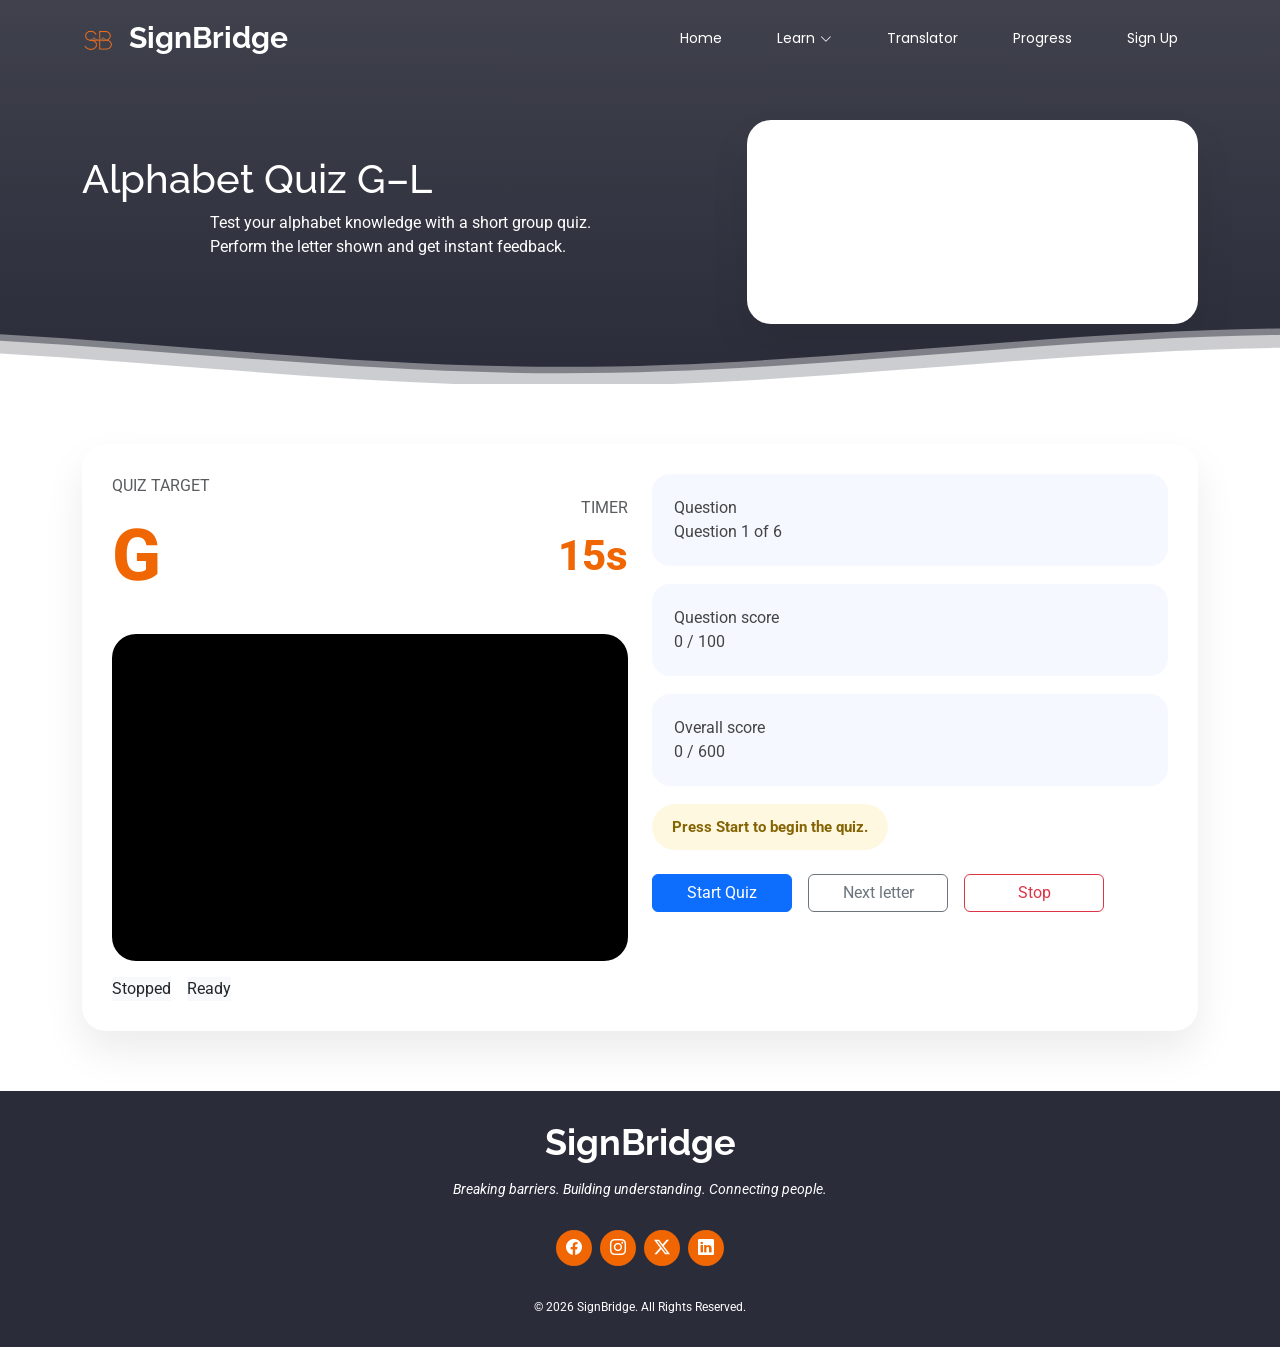
<file: quiz_gl.html>
<!DOCTYPE html>
<html lang="en">

<head>
  <meta charset="utf-8">
  <meta content="width=device-width, initial-scale=1.0" name="viewport">
  <title>Quiz G–L - SignBridge</title>

  <link href="assets/img/favicon.png" rel="icon">
  <link href="https://fonts.googleapis.com" rel="preconnect">
  <link href="https://fonts.googleapis.com/css2?family=Roboto:wght@300;400;500;700&family=Poppins:wght@300;400;500;600;700&family=Raleway:wght@400;500;700&display=swap" rel="stylesheet">
  <link href="assets/vendor/bootstrap/css/bootstrap.min.css" rel="stylesheet">
  <link href="assets/vendor/bootstrap-icons/bootstrap-icons.css" rel="stylesheet">
  <link href="assets/vendor/aos/aos.css" rel="stylesheet">
  <link href="assets/css/main.css" rel="stylesheet">

  <style>
    .quiz-card {
      background: #fff;
      border-radius: 24px;
      padding: 30px;
      box-shadow: 0 20px 40px rgba(0, 0, 0, 0.08);
    }

    .camera-frame {
      border-radius: 24px;
      overflow: hidden;
      min-height: 320px;
      background: #000;
    }

    #camera-preview {
      width: 100%;
      transform: scaleX(-1);
      object-fit: cover;
      min-height: 320px;
    }

    .metric-box {
      background: #f5f8ff;
      border-radius: 18px;
      padding: 22px;
      margin-bottom: 18px;
    }

    .feedback-pill {
      display: inline-block;
      padding: 12px 20px;
      border-radius: 50px;
      font-weight: 700;
      font-size: 15px;
    }

    .feedback-pill.success {
      color: #155724;
      background: rgba(40, 167, 69, 0.12);
    }

    .feedback-pill.warning {
      color: #856404;
      background: rgba(255, 193, 7, 0.12);
    }

    .feedback-pill.danger {
      color: #721c24;
      background: rgba(220, 53, 69, 0.12);
    }

    .letter-badge {
      font-size: 72px;
      font-weight: 800;
      color: var(--accent-color);
    }

    .control-buttons .btn {
      min-width: 140px;
    }
  </style>
</head>

<body data-group="gl" data-group-label="G–L">
  <header id="header" class="header d-flex align-items-center fixed-top">
    <div class="container-fluid container-xl position-relative d-flex align-items-center justify-content-between">
      <a href="index.html" class="logo d-flex align-items-center">
        <h1 class="sitename"> <img src="assets/img/favicon.png" alt="">  SignBridge</h1></a>
      <nav id="navmenu" class="navmenu">
        <ul>
          <li><a href="index.html">Home</a></li>
          <li class="dropdown">
            <a href="learn.html"><span>Learn</span><i class="bi bi-chevron-down toggle-dropdown"></i></a>
            <ul>
              <li><a href="alphabet.html"> Alphabet</a></li>
              <li><a href="words.html"> Words</a></li>
              <li><a href="quiz.html"> Quiz </a></li>
            </ul>
          </li>
          <li><a href="translate.html"> Translator </a></li>
          <li><a href="progress.html">Progress</a></li>
          <li><a href="signup.html">Sign Up</a></li>
        </ul>
        <i class="mobile-nav-toggle d-xl-none bi bi-list"></i>
      </nav>
    </div>
  </header>

  <section class="hero section dark-background" style="padding-top: 120px;">
    <div class="container">
      <div class="row align-items-center">
        <div class="col-lg-7" data-aos="fade-up">
          <h1>Alphabet Quiz G–L</h1>
          <p>Test your alphabet knowledge with a short group quiz. Perform the letter shown and get instant feedback.</p>
        </div>
        <div class="col-lg-5" data-aos="fade-up" data-aos-delay="100">
          <div class="quiz-card text-center">
            <h3 id="group-label">G–L</h3>
            <p>Get ready for a real-time quiz that rewards consistent performance.</p>
          </div>
        </div>
      </div>
    </div>
    <svg class="hero-waves" xmlns="http://www.w3.org/2000/svg" xmlns:xlink="http://www.w3.org/1999/xlink" viewBox="0 24 150 28" preserveAspectRatio="none">
      <defs>
        <path id="wave-path" d="M-160 44c30 0 58-18 88-18s 58 18 88 18 58-18 88-18 58 18 88 18 v44h-352z"></path>
      </defs>
      <g class="wave1"><use xlink:href="#wave-path" x="50" y="3"></use></g>
      <g class="wave2"><use xlink:href="#wave-path" x="50" y="0"></use></g>
      <g class="wave3"><use xlink:href="#wave-path" x="50" y="9"></use></g>
    </svg>
  </section>

  <main class="section">
    <div class="container" data-aos="fade-up">
      <div class="quiz-card">
        <div class="row gy-4">
          <div class="col-lg-6">
            <div class="d-flex justify-content-between align-items-center mb-4 flex-wrap gap-3">
              <div>
                <p class="text-uppercase text-muted mb-1">Quiz target</p>
                <div class="letter-badge" id="question-letter">G</div>
              </div>
              <div class="text-end">
                <p class="text-uppercase text-muted mb-1">Timer</p>
                <div class="letter-badge" style="font-size: 42px;"> <span id="timer-value">15s</span></div>
              </div>
            </div>

            <div class="camera-frame mb-3">
              <video id="camera-preview" playsinline autoplay muted></video>
            </div>

            <div class="d-flex gap-3 flex-wrap">
              <span class="status-chip bg-light text-dark" id="session-state">Stopped</span>
              <span class="status-chip bg-light text-dark" id="question-status">Ready</span>
            </div>
          </div>

          <div class="col-lg-6">
            <div class="metric-box">
              <span class="metric-label">Question</span>
              <div id="question-progress">Question 1 of 6</div>
            </div>
            <div class="metric-box">
              <span class="metric-label">Question score</span>
              <div class="metric-value" id="question-score">0 / 100</div>
            </div>
            <div class="metric-box">
              <span class="metric-label">Overall score</span>
              <div class="metric-value" id="overall-score">0 / 600</div>
            </div>

            <div class="mb-4">
              <span class="feedback-pill warning" id="feedback-pill">Press Start to begin</span>
            </div>

            <div class="control-buttons d-flex flex-wrap gap-3">
              <button id="start-quiz" class="btn btn-primary">Start Quiz</button>
              <button id="next-question" class="btn btn-outline-secondary">Next letter</button>
              <button id="stop-quiz" class="btn btn-outline-danger">Stop</button>
            </div>
          </div>
        </div>
      </div>

      <div class="quiz-card mt-4 d-none" id="summary-panel">
        <h4>Quiz Results</h4>
        <p id="summary-text">You completed the quiz.</p>
      </div>
    </div>
  </main>

  <footer id="footer" class="footer dark-background">
    <div class="container text-center">
      <h3>SignBridge</h3>
      <p>Breaking barriers. Building understanding. Connecting people.</p>
      <div class="social-links d-flex justify-content-center">
        <a href="#"><i class="bi bi-facebook"></i></a>
        <a href="#"><i class="bi bi-instagram"></i></a>
        <a href="#"><i class="bi bi-twitter-x"></i></a>
        <a href="#"><i class="bi bi-linkedin"></i></a>
      </div>
      <div class="mt-3"><small>© 2026 SignBridge. All Rights Reserved.</small></div>
    </div>
  </footer>

  <a href="#" id="scroll-top" class="scroll-top d-flex align-items-center justify-content-center"><i class="bi bi-arrow-up-short"></i></a>
  <div id="preloader"></div>

  <script src="assets/vendor/bootstrap/js/bootstrap.bundle.min.js"></script>
  <script src="assets/vendor/aos/aos.js"></script>
  <script src="assets/js/main.js"></script>
  <script src="alphabet_quiz.js"></script>
</body>
</html>
</file>
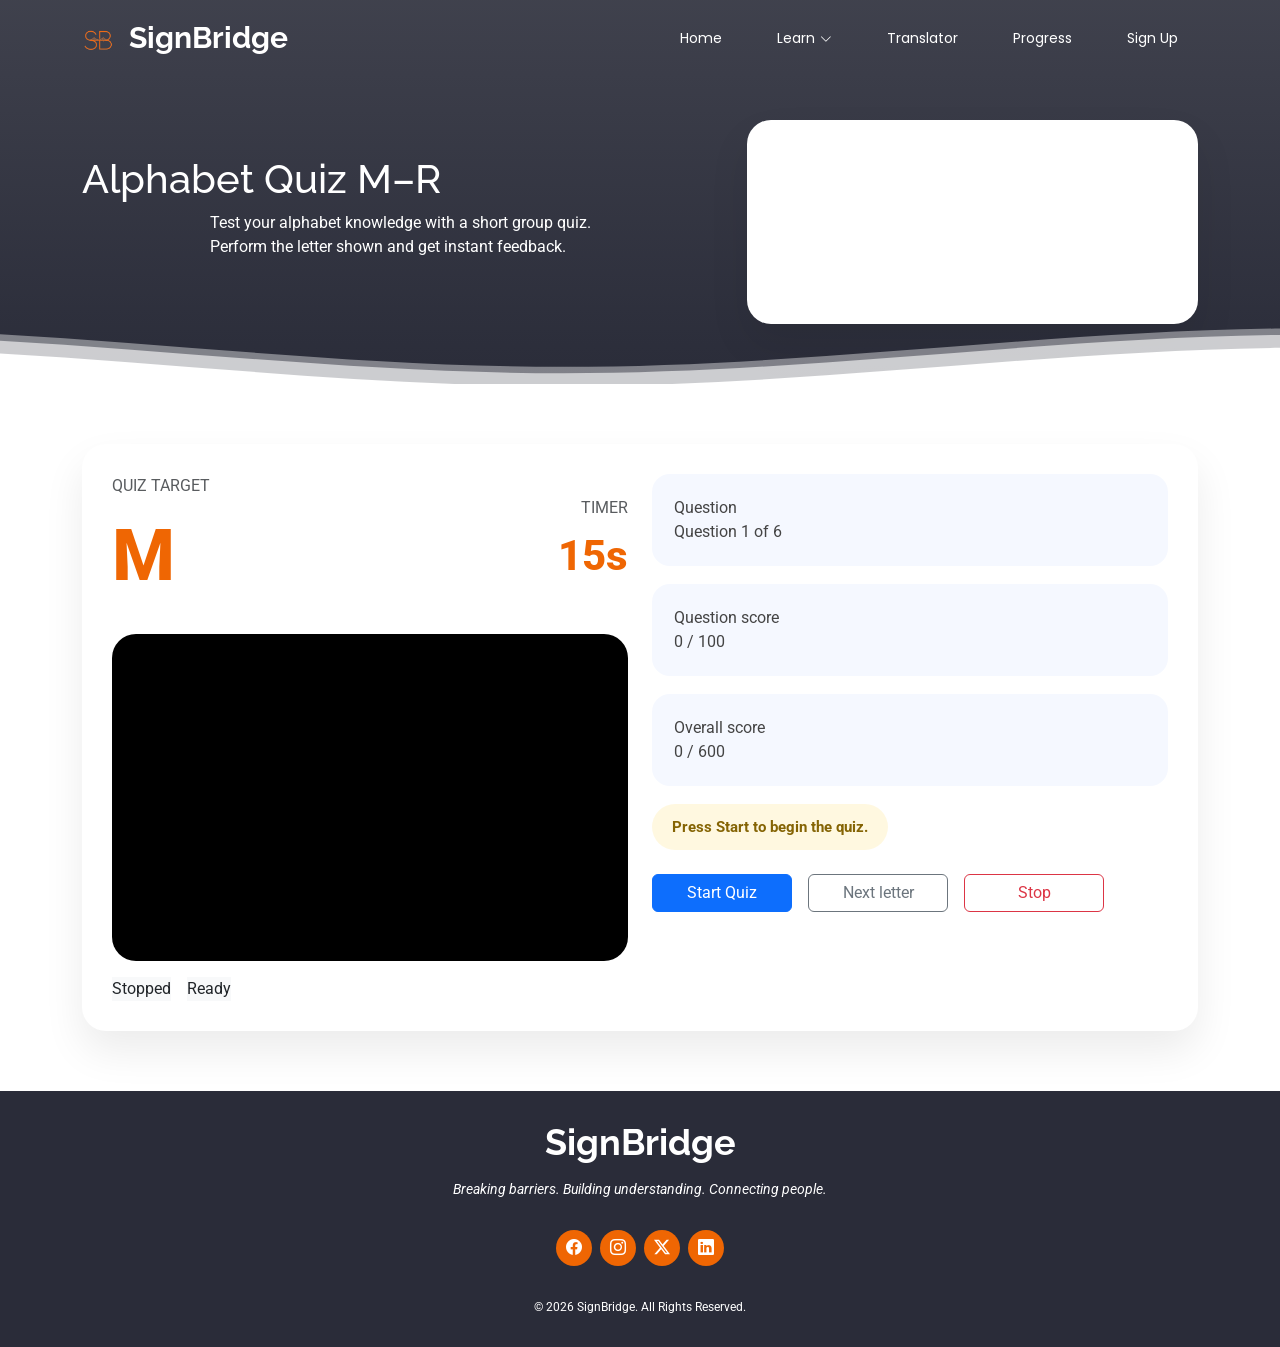
<file: quiz_mr.html>
<!DOCTYPE html>
<html lang="en">

<head>
  <meta charset="utf-8">
  <meta content="width=device-width, initial-scale=1.0" name="viewport">
  <title>Quiz M–R - SignBridge</title>

  <link href="assets/img/favicon.png" rel="icon">
  <link href="https://fonts.googleapis.com" rel="preconnect">
  <link href="https://fonts.googleapis.com/css2?family=Roboto:wght@300;400;500;700&family=Poppins:wght@300;400;500;600;700&family=Raleway:wght@400;500;700&display=swap" rel="stylesheet">
  <link href="assets/vendor/bootstrap/css/bootstrap.min.css" rel="stylesheet">
  <link href="assets/vendor/bootstrap-icons/bootstrap-icons.css" rel="stylesheet">
  <link href="assets/vendor/aos/aos.css" rel="stylesheet">
  <link href="assets/css/main.css" rel="stylesheet">

  <style>
    .quiz-card {
      background: #fff;
      border-radius: 24px;
      padding: 30px;
      box-shadow: 0 20px 40px rgba(0, 0, 0, 0.08);
    }

    .camera-frame {
      border-radius: 24px;
      overflow: hidden;
      min-height: 320px;
      background: #000;
    }

    #camera-preview {
      width: 100%;
      transform: scaleX(-1);
      object-fit: cover;
      min-height: 320px;
    }

    .metric-box {
      background: #f5f8ff;
      border-radius: 18px;
      padding: 22px;
      margin-bottom: 18px;
    }

    .feedback-pill {
      display: inline-block;
      padding: 12px 20px;
      border-radius: 50px;
      font-weight: 700;
      font-size: 15px;
    }

    .feedback-pill.success {
      color: #155724;
      background: rgba(40, 167, 69, 0.12);
    }

    .feedback-pill.warning {
      color: #856404;
      background: rgba(255, 193, 7, 0.12);
    }

    .feedback-pill.danger {
      color: #721c24;
      background: rgba(220, 53, 69, 0.12);
    }

    .letter-badge {
      font-size: 72px;
      font-weight: 800;
      color: var(--accent-color);
    }

    .control-buttons .btn {
      min-width: 140px;
    }
  </style>
</head>

<body data-group="mr" data-group-label="M–R">
  <header id="header" class="header d-flex align-items-center fixed-top">
    <div class="container-fluid container-xl position-relative d-flex align-items-center justify-content-between">
      <a href="index.html" class="logo d-flex align-items-center">
        <h1 class="sitename"> <img src="assets/img/favicon.png" alt="">  SignBridge</h1></a>
      <nav id="navmenu" class="navmenu">
        <ul>
          <li><a href="index.html">Home</a></li>
          <li class="dropdown">
            <a href="learn.html"><span>Learn</span><i class="bi bi-chevron-down toggle-dropdown"></i></a>
            <ul>
              <li><a href="alphabet.html"> Alphabet</a></li>
              <li><a href="words.html"> Words</a></li>
              <li><a href="quiz.html"> Quiz </a></li>
            </ul>
          </li>
          <li><a href="translate.html"> Translator </a></li>
          <li><a href="progress.html">Progress</a></li>
          <li><a href="signup.html">Sign Up</a></li>
        </ul>
        <i class="mobile-nav-toggle d-xl-none bi bi-list"></i>
      </nav>
    </div>
  </header>

  <section class="hero section dark-background" style="padding-top: 120px;">
    <div class="container">
      <div class="row align-items-center">
        <div class="col-lg-7" data-aos="fade-up">
          <h1>Alphabet Quiz M–R</h1>
          <p>Test your alphabet knowledge with a short group quiz. Perform the letter shown and get instant feedback.</p>
        </div>
        <div class="col-lg-5" data-aos="fade-up" data-aos-delay="100">
          <div class="quiz-card text-center">
            <h3 id="group-label">M–R</h3>
            <p>Get ready for a real-time quiz that rewards consistent performance.</p>
          </div>
        </div>
      </div>
    </div>
    <svg class="hero-waves" xmlns="http://www.w3.org/2000/svg" xmlns:xlink="http://www.w3.org/1999/xlink" viewBox="0 24 150 28" preserveAspectRatio="none">
      <defs>
        <path id="wave-path" d="M-160 44c30 0 58-18 88-18s 58 18 88 18 58-18 88-18 58 18 88 18 v44h-352z"></path>
      </defs>
      <g class="wave1"><use xlink:href="#wave-path" x="50" y="3"></use></g>
      <g class="wave2"><use xlink:href="#wave-path" x="50" y="0"></use></g>
      <g class="wave3"><use xlink:href="#wave-path" x="50" y="9"></use></g>
    </svg>
  </section>

  <main class="section">
    <div class="container" data-aos="fade-up">
      <div class="quiz-card">
        <div class="row gy-4">
          <div class="col-lg-6">
            <div class="d-flex justify-content-between align-items-center mb-4 flex-wrap gap-3">
              <div>
                <p class="text-uppercase text-muted mb-1">Quiz target</p>
                <div class="letter-badge" id="question-letter">M</div>
              </div>
              <div class="text-end">
                <p class="text-uppercase text-muted mb-1">Timer</p>
                <div class="letter-badge" style="font-size: 42px;"> <span id="timer-value">15s</span></div>
              </div>
            </div>

            <div class="camera-frame mb-3">
              <video id="camera-preview" playsinline autoplay muted></video>
            </div>

            <div class="d-flex gap-3 flex-wrap">
              <span class="status-chip bg-light text-dark" id="session-state">Stopped</span>
              <span class="status-chip bg-light text-dark" id="question-status">Ready</span>
            </div>
          </div>

          <div class="col-lg-6">
            <div class="metric-box">
              <span class="metric-label">Question</span>
              <div id="question-progress">Question 1 of 6</div>
            </div>
            <div class="metric-box">
              <span class="metric-label">Question score</span>
              <div class="metric-value" id="question-score">0 / 100</div>
            </div>
            <div class="metric-box">
              <span class="metric-label">Overall score</span>
              <div class="metric-value" id="overall-score">0 / 600</div>
            </div>

            <div class="mb-4">
              <span class="feedback-pill warning" id="feedback-pill">Press Start to begin</span>
            </div>

            <div class="control-buttons d-flex flex-wrap gap-3">
              <button id="start-quiz" class="btn btn-primary">Start Quiz</button>
              <button id="next-question" class="btn btn-outline-secondary">Next letter</button>
              <button id="stop-quiz" class="btn btn-outline-danger">Stop</button>
            </div>
          </div>
        </div>
      </div>

      <div class="quiz-card mt-4 d-none" id="summary-panel">
        <h4>Quiz Results</h4>
        <p id="summary-text">You completed the quiz.</p>
      </div>
    </div>
  </main>

  <footer id="footer" class="footer dark-background">
    <div class="container text-center">
      <h3>SignBridge</h3>
      <p>Breaking barriers. Building understanding. Connecting people.</p>
      <div class="social-links d-flex justify-content-center">
        <a href="#"><i class="bi bi-facebook"></i></a>
        <a href="#"><i class="bi bi-instagram"></i></a>
        <a href="#"><i class="bi bi-twitter-x"></i></a>
        <a href="#"><i class="bi bi-linkedin"></i></a>
      </div>
      <div class="mt-3"><small>© 2026 SignBridge. All Rights Reserved.</small></div>
    </div>
  </footer>

  <a href="#" id="scroll-top" class="scroll-top d-flex align-items-center justify-content-center"><i class="bi bi-arrow-up-short"></i></a>
  <div id="preloader"></div>

  <script src="assets/vendor/bootstrap/js/bootstrap.bundle.min.js"></script>
  <script src="assets/vendor/aos/aos.js"></script>
  <script src="assets/js/main.js"></script>
  <script src="alphabet_quiz.js"></script>
</body>
</html>
</file>
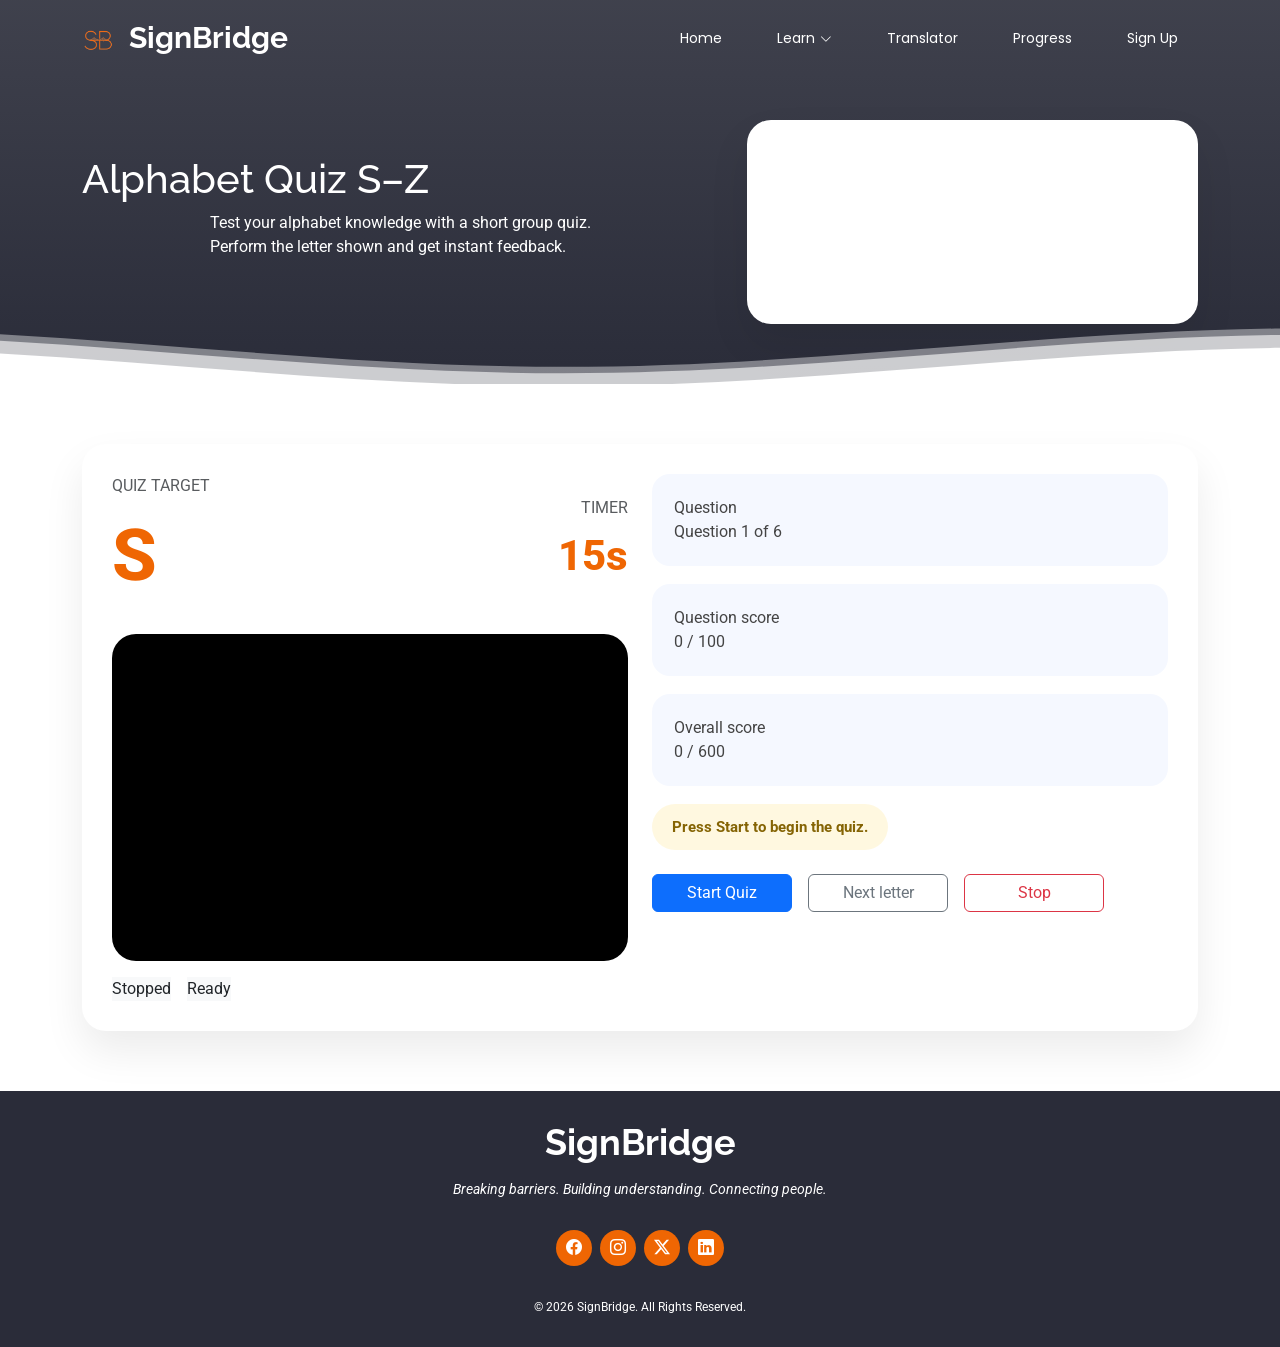
<file: quiz_sz.html>
<!DOCTYPE html>
<html lang="en">

<head>
  <meta charset="utf-8">
  <meta content="width=device-width, initial-scale=1.0" name="viewport">
  <title>Quiz S–Z - SignBridge</title>

  <link href="assets/img/favicon.png" rel="icon">
  <link href="https://fonts.googleapis.com" rel="preconnect">
  <link href="https://fonts.googleapis.com/css2?family=Roboto:wght@300;400;500;700&family=Poppins:wght@300;400;500;600;700&family=Raleway:wght@400;500;700&display=swap" rel="stylesheet">
  <link href="assets/vendor/bootstrap/css/bootstrap.min.css" rel="stylesheet">
  <link href="assets/vendor/bootstrap-icons/bootstrap-icons.css" rel="stylesheet">
  <link href="assets/vendor/aos/aos.css" rel="stylesheet">
  <link href="assets/css/main.css" rel="stylesheet">

  <style>
    .quiz-card {
      background: #fff;
      border-radius: 24px;
      padding: 30px;
      box-shadow: 0 20px 40px rgba(0, 0, 0, 0.08);
    }

    .camera-frame {
      border-radius: 24px;
      overflow: hidden;
      min-height: 320px;
      background: #000;
    }

    #camera-preview {
      width: 100%;
      transform: scaleX(-1);
      object-fit: cover;
      min-height: 320px;
    }

    .metric-box {
      background: #f5f8ff;
      border-radius: 18px;
      padding: 22px;
      margin-bottom: 18px;
    }

    .feedback-pill {
      display: inline-block;
      padding: 12px 20px;
      border-radius: 50px;
      font-weight: 700;
      font-size: 15px;
    }

    .feedback-pill.success {
      color: #155724;
      background: rgba(40, 167, 69, 0.12);
    }

    .feedback-pill.warning {
      color: #856404;
      background: rgba(255, 193, 7, 0.12);
    }

    .feedback-pill.danger {
      color: #721c24;
      background: rgba(220, 53, 69, 0.12);
    }

    .letter-badge {
      font-size: 72px;
      font-weight: 800;
      color: var(--accent-color);
    }

    .control-buttons .btn {
      min-width: 140px;
    }
  </style>
</head>

<body data-group="sz" data-group-label="S–Z">
  <header id="header" class="header d-flex align-items-center fixed-top">
    <div class="container-fluid container-xl position-relative d-flex align-items-center justify-content-between">
      <a href="index.html" class="logo d-flex align-items-center">
        <h1 class="sitename"> <img src="assets/img/favicon.png" alt="">  SignBridge</h1></a>
      <nav id="navmenu" class="navmenu">
        <ul>
          <li><a href="index.html">Home</a></li>
          <li class="dropdown">
            <a href="learn.html"><span>Learn</span><i class="bi bi-chevron-down toggle-dropdown"></i></a>
            <ul>
              <li><a href="alphabet.html"> Alphabet</a></li>
              <li><a href="words.html"> Words</a></li>
              <li><a href="quiz.html"> Quiz </a></li>
            </ul>
          </li>
          <li><a href="translate.html"> Translator </a></li>
          <li><a href="progress.html">Progress</a></li>
          <li><a href="signup.html">Sign Up</a></li>
        </ul>
        <i class="mobile-nav-toggle d-xl-none bi bi-list"></i>
      </nav>
    </div>
  </header>

  <section class="hero section dark-background" style="padding-top: 120px;">
    <div class="container">
      <div class="row align-items-center">
        <div class="col-lg-7" data-aos="fade-up">
          <h1>Alphabet Quiz S–Z</h1>
          <p>Test your alphabet knowledge with a short group quiz. Perform the letter shown and get instant feedback.</p>
        </div>
        <div class="col-lg-5" data-aos="fade-up" data-aos-delay="100">
          <div class="quiz-card text-center">
            <h3 id="group-label">S–Z</h3>
            <p>Get ready for a real-time quiz that rewards consistent performance.</p>
          </div>
        </div>
      </div>
    </div>
    <svg class="hero-waves" xmlns="http://www.w3.org/2000/svg" xmlns:xlink="http://www.w3.org/1999/xlink" viewBox="0 24 150 28" preserveAspectRatio="none">
      <defs>
        <path id="wave-path" d="M-160 44c30 0 58-18 88-18s 58 18 88 18 58-18 88-18 58 18 88 18 v44h-352z"></path>
      </defs>
      <g class="wave1"><use xlink:href="#wave-path" x="50" y="3"></use></g>
      <g class="wave2"><use xlink:href="#wave-path" x="50" y="0"></use></g>
      <g class="wave3"><use xlink:href="#wave-path" x="50" y="9"></use></g>
    </svg>
  </section>

  <main class="section">
    <div class="container" data-aos="fade-up">
      <div class="quiz-card">
        <div class="row gy-4">
          <div class="col-lg-6">
            <div class="d-flex justify-content-between align-items-center mb-4 flex-wrap gap-3">
              <div>
                <p class="text-uppercase text-muted mb-1">Quiz target</p>
                <div class="letter-badge" id="question-letter">S</div>
              </div>
              <div class="text-end">
                <p class="text-uppercase text-muted mb-1">Timer</p>
                <div class="letter-badge" style="font-size: 42px;"> <span id="timer-value">15s</span></div>
              </div>
            </div>

            <div class="camera-frame mb-3">
              <video id="camera-preview" playsinline autoplay muted></video>
            </div>

            <div class="d-flex gap-3 flex-wrap">
              <span class="status-chip bg-light text-dark" id="session-state">Stopped</span>
              <span class="status-chip bg-light text-dark" id="question-status">Ready</span>
            </div>
          </div>

          <div class="col-lg-6">
            <div class="metric-box">
              <span class="metric-label">Question</span>
              <div id="question-progress">Question 1 of 6</div>
            </div>
            <div class="metric-box">
              <span class="metric-label">Question score</span>
              <div class="metric-value" id="question-score">0 / 100</div>
            </div>
            <div class="metric-box">
              <span class="metric-label">Overall score</span>
              <div class="metric-value" id="overall-score">0 / 600</div>
            </div>

            <div class="mb-4">
              <span class="feedback-pill warning" id="feedback-pill">Press Start to begin</span>
            </div>

            <div class="control-buttons d-flex flex-wrap gap-3">
              <button id="start-quiz" class="btn btn-primary">Start Quiz</button>
              <button id="next-question" class="btn btn-outline-secondary">Next letter</button>
              <button id="stop-quiz" class="btn btn-outline-danger">Stop</button>
            </div>
          </div>
        </div>
      </div>

      <div class="quiz-card mt-4 d-none" id="summary-panel">
        <h4>Quiz Results</h4>
        <p id="summary-text">You completed the quiz.</p>
      </div>
    </div>
  </main>

  <footer id="footer" class="footer dark-background">
    <div class="container text-center">
      <h3>SignBridge</h3>
      <p>Breaking barriers. Building understanding. Connecting people.</p>
      <div class="social-links d-flex justify-content-center">
        <a href="#"><i class="bi bi-facebook"></i></a>
        <a href="#"><i class="bi bi-instagram"></i></a>
        <a href="#"><i class="bi bi-twitter-x"></i></a>
        <a href="#"><i class="bi bi-linkedin"></i></a>
      </div>
      <div class="mt-3"><small>© 2026 SignBridge. All Rights Reserved.</small></div>
    </div>
  </footer>

  <a href="#" id="scroll-top" class="scroll-top d-flex align-items-center justify-content-center"><i class="bi bi-arrow-up-short"></i></a>
  <div id="preloader"></div>

  <script src="assets/vendor/bootstrap/js/bootstrap.bundle.min.js"></script>
  <script src="assets/vendor/aos/aos.js"></script>
  <script src="assets/js/main.js"></script>
  <script src="alphabet_quiz.js"></script>
</body>
</html>
</file>
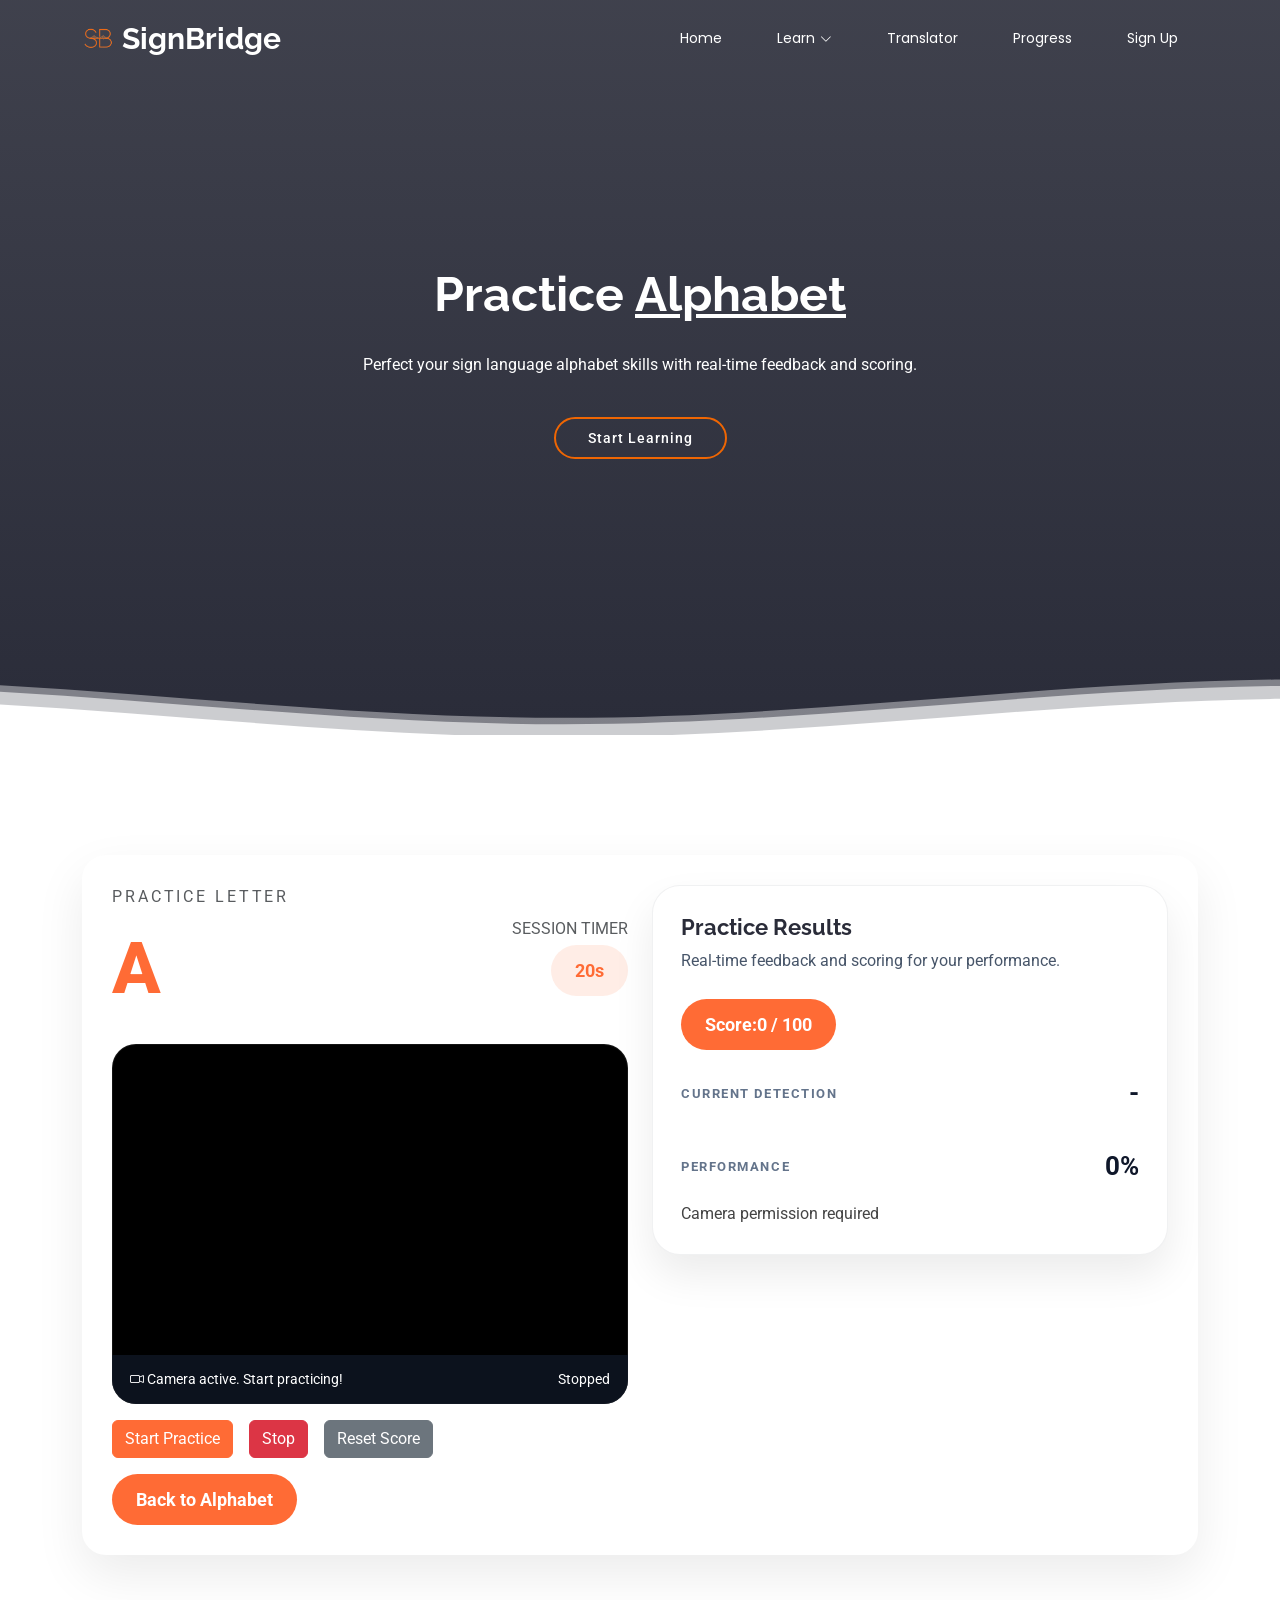
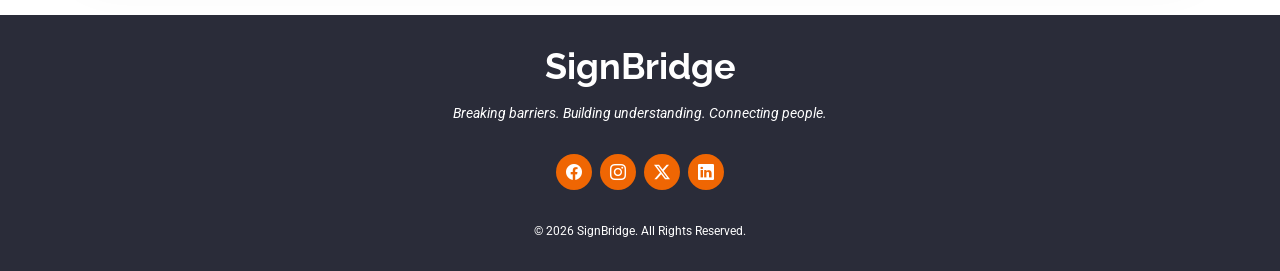
<file: realtime_alphabet.html>
<!DOCTYPE html>
<html lang="en">

<head>
  <meta charset="utf-8">
  <meta content="width=device-width, initial-scale=1.0" name="viewport">
  <title>Real-time Alphabet Practice - SignBridge</title>

  <link href="assets/img/favicon.png" rel="icon">
  <link href="https://fonts.googleapis.com" rel="preconnect">
  <link href="https://fonts.googleapis.com/css2?family=Roboto:wght@300;400;500;700&family=Poppins:wght@300;400;500;600;700&family=Raleway:wght@400;500;700&display=swap" rel="stylesheet">
  <link href="assets/vendor/bootstrap/css/bootstrap.min.css" rel="stylesheet">
  <link href="assets/vendor/bootstrap-icons/bootstrap-icons.css" rel="stylesheet">
  <link href="assets/vendor/aos/aos.css" rel="stylesheet">
  <link href="assets/css/main.css" rel="stylesheet">

  <style>
    .practice-container {
      padding: 120px 0 60px;
    }

    .practice-card {
      background: #fff;
      border-radius: 24px;
      padding: 30px;
      box-shadow: 0 20px 50px rgba(0, 0, 0, 0.08);
    }

    .camera-frame {
      position: relative;
      overflow: hidden;
      border-radius: 24px;
      background: #000;
      min-height: 360px;
      box-shadow: inset 0 0 0 1px rgba(255, 255, 255, 0.08);
    }

    #camera-preview {
      width: 100%;
      height: 100%;
      transform: scaleX(-1);
      object-fit: cover;
      display: block;
    }

    .camera-caption {
      position: absolute;
      left: 0;
      right: 0;
      bottom: 0;
      padding: 14px 18px;
      background: rgba(17, 24, 39, 0.75);
      color: #fff;
      font-size: 14px;
      display: flex;
      align-items: center;
      justify-content: space-between;
      gap: 10px;
    }

    .status-chip {
      border-radius: 50px;
      padding: 10px 18px;
      display: inline-flex;
      align-items: center;
      gap: 10px;
      font-weight: 600;
    }

    .result-card {
      background: #fff;
      border-radius: 28px;
      padding: 28px;
      box-shadow: 0 20px 40px rgba(0, 0, 0, 0.08);
      border: 1px solid rgba(15, 23, 42, 0.06);
    }

    .result-heading {
      font-size: 22px;
      margin-bottom: 0.5rem;
      font-weight: 700;
    }

    .result-copy {
      color: #475569;
      margin-bottom: 24px;
      line-height: 1.65;
    }

    .score-pill {
      display: inline-flex;
      align-items: center;
      justify-content: center;
      background: #ff6b35;
      color: #fff;
      border-radius: 999px;
      padding: 12px 24px;
      font-size: 18px;
      font-weight: 700;
      margin-bottom: 24px;
    }

    .result-line {
      display: flex;
      justify-content: space-between;
      align-items: center;
      gap: 12px;
      margin-bottom: 16px;
    }

    .result-line .label {
      color: #64748b;
      font-size: 13px;
      text-transform: uppercase;
      letter-spacing: 0.12em;
      font-weight: 700;
    }

    .result-value {
      font-size: 26px;
      font-weight: 700;
      color: #0f172a;
    }

    .feedback-banner {
      border-radius: 18px;
      padding: 18px 20px;
      background: #fef3c7;
      color: #92400e;
      font-weight: 600;
      margin-bottom: 24px;
      line-height: 1.5;
    }

    .result-grid {
      display: grid;
      gap: 18px;
    }

    .control-buttons .btn {
      display: inline-flex;
      align-items: center;
      justify-content: center;
      border-radius: 999px;
      padding: 12px 24px;
      font-size: 18px;
      font-weight: 700;
      min-width: 140px;
      border: none;
      cursor: pointer;
    }

    #start-session {
      background: #ff6b35;
      border-color: #ff6b35;
      color: #fff;
    }

    #stop-session {
      background: #dc3545;
      border-color: #dc3545;
      color: #fff;
    }

    #reset-score {
      background: #6c757d;
      border-color: #6c757d;
      color: #fff;
    }

    #reset-score + a {
      display: inline-flex;
      align-items: center;
      justify-content: center;
      background: #ff6b35;
      border-color: #ff6b35;
      color: #fff;
      text-decoration: none;
      border-radius: 999px;
      padding: 12px 24px;
      font-size: 18px;
      font-weight: 700;
      min-width: 140px;
      text-align: center;
      border: none;
      cursor: pointer;
    }

    #target-letter-label {
      letter-spacing: 0.18em;
      text-transform: uppercase;
      color: #ff6b35;
    }

    .letter-badge {
      font-size: 72px;
      font-weight: 800;
      line-height: 1;
      color: #ff6b35;
    }
  </style>
</head>

<body>
  <header id="header" class="header d-flex align-items-center fixed-top">
    <div class="container-fluid container-xl position-relative d-flex align-items-center justify-content-between">
      <a href="index.html" class="logo d-flex align-items-center">
        <img src="assets/img/favicon.png" alt="" srcset=""><h1 class="sitename">SignBridge</h1></a>
      <nav id="navmenu" class="navmenu">
        <ul>
          <li><a href="index.html">Home</a></li>
          <li class="dropdown">
            <a href="learn.html"><span>Learn</span><i class="bi bi-chevron-down toggle-dropdown"></i></a>
            <ul>
              <li><a href="alphabet.html"> Alphabet</a></li>
              <li><a href="words.html"> Words</a></li>
              <li><a href="quiz.html"> Quiz </a></li>
            </ul>
          </li>
          <li><a href="translate.html"> Translator </a></li>
          <li><a href="progress.html">Progress</a></li>
          <li><a href="signup.html">Sign Up</a></li>
        </ul>
        <i class="mobile-nav-toggle d-xl-none bi bi-list"></i>
      </nav>
    </div>
  </header>

  <section id="hero" class="hero section dark-background">
    <div id="hero-carousel" data-bs-interval="5000"
         class="container carousel carousel-fade"
         data-bs-ride="carousel">

      <div class="carousel-item active">
        <div class="carousel-container">
          <h2 class="animate__animated animate__fadeInDown"> Practice <span>Alphabet</span></h2>
          <p class="animate__animated animate__fadeInUp"> Perfect your sign language alphabet skills with real-time feedback and scoring. </p>
          <a href="#search-section" class="btn-get-started animate__animated animate__fadeInUp scrollto">Start Learning</a>
        </div>
      </div>
    </div>
    <!-- Waves -->
    <svg class="hero-waves" xmlns="http://www.w3.org/2000/svg" xmlns:xlink="http://www.w3.org/1999/xlink" viewBox="0 24 150 28" preserveAspectRatio="none">
      <defs>
        <path id="wave-path" d="M-160 44c30 0 58-18 88-18s 58 18 88 18 58-18 88-18 58 18 88 18 v44h-352z"></path>
      </defs>
      <g class="wave1"><use xlink:href="#wave-path" x="50" y="3"></use></g>
      <g class="wave2"><use xlink:href="#wave-path" x="50" y="0"></use></g>
      <g class="wave3"><use xlink:href="#wave-path" x="50" y="9"></use></g>
    </svg>

  </section>

  <main id="practice" class="practice-container">
    <div class="container" data-aos="fade-up">
      <div class="practice-card">
        <div class="row gy-4">
          <div class="col-lg-6">
            <div class="mb-4">
              <p class="text-uppercase text-muted mb-2" id="target-letter-label">Practice letter</p>
                <div class="d-flex align-items-center justify-content-between flex-wrap gap-3 mb-3">
                <div>
                    <div class="letter-badge" id="target-letter">A</div>
                </div>
                <div class="text-end">
                    <p class="text-uppercase text-muted mb-1">Session timer</p>
                    <div class="score-pill" style="background: rgba(255, 107, 53, 0.12); color: #ff6b35;"><span id="timer-value">20s</span></div>
                </div>
                </div>
            </div>

            <div class="camera-frame mb-3">
              <video id="camera-preview" playsinline autoplay muted></video>
              <div class="camera-caption">
                <span><i class="bi bi-camera-video"></i> Camera active. Start practicing!</span>
                <span id="session-state">Stopped</span>
              </div>
            </div>



            <div class="d-flex flex-wrap gap-3">
              <button id="start-session" class="btn btn-primary">Start Practice</button>
              <button id="stop-session" class="btn btn-outline-secondary">Stop</button>
              <button id="reset-score" class="btn btn-outline-danger">Reset Score</button>
              <a href="alphabet.html" class="btn btn-outline-secondary"> Back to Alphabet</a>
            </div>
          </div>

          <div class="col-lg-6">
            <div class="result-card">
              <h2 class="result-heading">Practice Results</h2>
              <p class="result-copy">Real-time feedback and scoring for your performance.</p>
              <div class="score-pill">Score: <span id="score-value">0 / 100</span></div>

              <div class="result-grid">
                <div class="result-line">
                  <div class="label">Current detection</div>
                  <div class="result-value" id="predicted-letter">-</div>
                </div>
                <div class="result-line">
                  <div class="label">Performance</div>
                  <div class="result-value" id="performance-value">0%</div>
                </div>
              </div>

              <div class="feedback-banner" id="feedback-pill">Ready to start</div>
            </div>
          </div>
        </div>
      </div>
    </div>
  </main>

  <footer id="footer" class="footer dark-background">
    <div class="container text-center">
      <h3>SignBridge</h3>
      <p>Breaking barriers. Building understanding. Connecting people.</p>
      <div class="social-links d-flex justify-content-center">
        <a href="#"><i class="bi bi-facebook"></i></a>
        <a href="#"><i class="bi bi-instagram"></i></a>
        <a href="#"><i class="bi bi-twitter-x"></i></a>
        <a href="#"><i class="bi bi-linkedin"></i></a>
      </div>
      <div class="mt-3"><small>© 2026 SignBridge. All Rights Reserved.</small></div>
    </div>
  </footer>

  <a href="#" id="scroll-top" class="scroll-top d-flex align-items-center justify-content-center"><i class="bi bi-arrow-up-short"></i></a>
  <div id="preloader"></div>

  <script src="assets/vendor/bootstrap/js/bootstrap.bundle.min.js"></script>
  <script src="assets/vendor/aos/aos.js"></script>
  <script src="assets/js/main.js"></script>

  <script>
    AOS.init();

    const targetLetterEl = document.getElementById('target-letter');
    const predictedLetterEl = document.getElementById('predicted-letter');
    const performanceEl = document.getElementById('performance-value');
    const timerEl = document.getElementById('timer-value');
    const scoreEl = document.getElementById('score-value');
    const completedCountEl = document.getElementById('completed-count');
    const progressBarEl = document.getElementById('progress-bar');
    const feedbackPill = document.getElementById('feedback-pill');
    const sessionState = document.getElementById('session-state');
    const startButton = document.getElementById('start-session');
    const stopButton = document.getElementById('stop-session');
    const resetButton = document.getElementById('reset-score');
    const cameraPreview = document.getElementById('camera-preview');
    const PROGRESS_KEY = 'signbridge_alphabet_progress';
    const API_URL = window.location.protocol === 'file:' ? 'http://127.0.0.1:5000/predict' : '/predict';

    let stream = null;
    let sessionActive = false;
    let score = 0;
    let consecutiveCorrect = 0;
    let timer = 20;
    let timerInterval = null;
    let predictInterval = null;
    const targetLetter = getQueryParam('letter')?.toUpperCase() || 'A';

    // In-memory progress state; guests remain empty, authenticated users load backend
    let completedLettersCache = [];

    function loadCompletedLetters() {
      return completedLettersCache.slice();
    }

    function saveCompletedLetter(letter) {
      const token = localStorage.getItem('auth_token');
      if (token && window.masterletter) {
        window.masterletter(letter).then(p => {
          if (p && Array.isArray(p.mastered_letters)) completedLettersCache = p.mastered_letters.slice();
        }).catch(() => {});
      }
      // guests: do not persist
    }

    function updateProgressDisplay() {
      const completedLetters = loadCompletedLetters();
      const learned = completedLetters.length;
      const percentage = Math.round((learned / 26) * 100);
      completedCountEl.textContent = learned;
      progressBarEl.style.width = `${percentage}%`;
      progressBarEl.setAttribute('aria-valuenow', percentage);
    }

    targetLetterEl.textContent = targetLetter;
    timerEl.textContent = `${timer}s`;

    function getQueryParam(name) {
      const params = new URLSearchParams(window.location.search);
      return params.get(name);
    }

    function clamp(value, min, max) {
      return Math.min(Math.max(value, min), max);
    }

    function setFeedback(message, type) {
      feedbackPill.textContent = message;
      feedbackPill.className = `feedback-pill ${type}`;
    }

    function updateStatus(predicted = '-', performance = 0) {
      predictedLetterEl.textContent = predicted;
      performanceEl.textContent = `${Math.round(performance)}%`;
      scoreEl.textContent = `${score} / 100`;
    }

    async function initCamera() {
      if (stream) {
        return;
      }
      try {
        stream = await navigator.mediaDevices.getUserMedia({ video: { facingMode: 'user' }, audio: false });
        cameraPreview.srcObject = stream;
        await cameraPreview.play();
      } catch (error) {
        setFeedback('Camera permission required', 'danger');
        console.error('Camera error:', error);
      }
    }

    function stopCamera() {
      if (!stream) return;
      stream.getTracks().forEach(track => track.stop());
      cameraPreview.srcObject = null;
      stream = null;
    }

    function resetSession() {
      score = 0;
      consecutiveCorrect = 0;
      timer = 20;
      updateStatus('-', 0);
      timerEl.textContent = `${timer}s`;
      setFeedback('Ready to start', 'warning');
      sessionState.textContent = 'Stopped';
      updateProgressDisplay();
    }

    function stopSession() {
      if (!sessionActive) return;
      sessionActive = false;
      clearInterval(timerInterval);
      clearInterval(predictInterval);
      timerInterval = null;
      predictInterval = null;
      sessionState.textContent = 'Stopped';
      setFeedback('Session stopped', 'warning');
    }

    function handlePrediction(label, confidence) {
      const normalizedLabel = label?.toUpperCase() || '-';
      const performance = Math.round(confidence * 100);
      const targetMatch = normalizedLabel === targetLetter && confidence >= 0.6;

      if (targetMatch) {
        consecutiveCorrect += 1;
        const base = Math.round((score * 0.25) + (performance * 0.75));
        const bonus = consecutiveCorrect > 4 ? 5 : 0;
        score = clamp(base + bonus, 0, 100);
      } else {
        consecutiveCorrect = 0;
        const decay = normalizedLabel === '-' ? 3 : 1;
        score = clamp(Math.round((score * 0.88) + (performance * 0.12) - decay), 0, 100);
      }

      if (targetMatch && consecutiveCorrect >= 5) {
        const completedLetters = loadCompletedLetters();
        if (!completedLetters.includes(targetLetter)) {
          saveCompletedLetter(targetLetter);
          updateProgressDisplay();
          setFeedback('Great job! Letter completed and added to progress', 'success');
          sessionState.textContent = 'Completed';
        } else {
          setFeedback('Great job! You mastered this letter', 'success');
          sessionState.textContent = 'Mastered';
        }
      } else if (targetMatch) {
        setFeedback('Correct sign detected', 'success');
      } else if (confidence >= 0.4) {
        setFeedback('Try again', 'warning');
      } else {
        setFeedback('Hold your hand steady', 'danger');
      }

      updateStatus(normalizedLabel, performance);
    }

    async function captureFrame() {
      if (!stream || cameraPreview.readyState < 2) {
        return null;
      }
      const canvas = document.createElement('canvas');
      const width = cameraPreview.videoWidth || 640;
      const height = cameraPreview.videoHeight || 480;
      canvas.width = width;
      canvas.height = height;
      const ctx = canvas.getContext('2d');
      ctx.translate(width, 0);
      ctx.scale(-1, 1);
      ctx.drawImage(cameraPreview, 0, 0, width, height);
      return new Promise(resolve => canvas.toBlob(resolve, 'image/jpeg', 0.8));
    }

    async function requestPrediction() {
      if (!sessionActive) return;
      const blob = await captureFrame();
      if (!blob) {
        return;
      }
      const formData = new FormData();
      formData.append('image', blob, 'frame.jpg');

      try {
        const response = await fetch(API_URL, {
          method: 'POST',
          body: formData
        });
        if (!response.ok) {
          throw new Error('Prediction request failed');
        }
        const data = await response.json();
        handlePrediction(data.label, Number(data.confidence) || 0);
      } catch (error) {
        console.error('Prediction error:', error);
        setFeedback('Prediction server unavailable', 'danger');
      }
    }

    function startSession() {
      if (sessionActive) return;
      if (!stream) {
        setFeedback('Camera not ready yet', 'danger');
        return;
      }
      sessionActive = true;
      sessionState.textContent = 'Running';
      setFeedback('Session started', 'success');
      timerInterval = setInterval(() => {
        timer -= 1;
        timerEl.textContent = `${timer}s`;
        if (timer <= 0) {
          stopSession();
          setFeedback('Session complete', 'success');
        }
      }, 1000);
      predictInterval = setInterval(requestPrediction, 900);
      requestPrediction();
    }

    startButton.addEventListener('click', () => {
      initCamera().then(startSession);
    });

    stopButton.addEventListener('click', stopSession);
    resetButton.addEventListener('click', resetSession);

    window.addEventListener('load', () => {
      initCamera();
      resetSession();
      const token = localStorage.getItem('auth_token');
      if (token && window.getUserProgress) {
        window.getUserProgress().then(p => {
          if (p && Array.isArray(p.mastered_letters)) completedLettersCache = p.mastered_letters.slice();
        }).catch(() => {}).finally(() => updateProgressDisplay());
      } else {
        updateProgressDisplay();
      }
    });

    window.addEventListener('beforeunload', () => {
      stopSession();
      stopCamera();
    });
  </script>
</body>
</html>
</file>
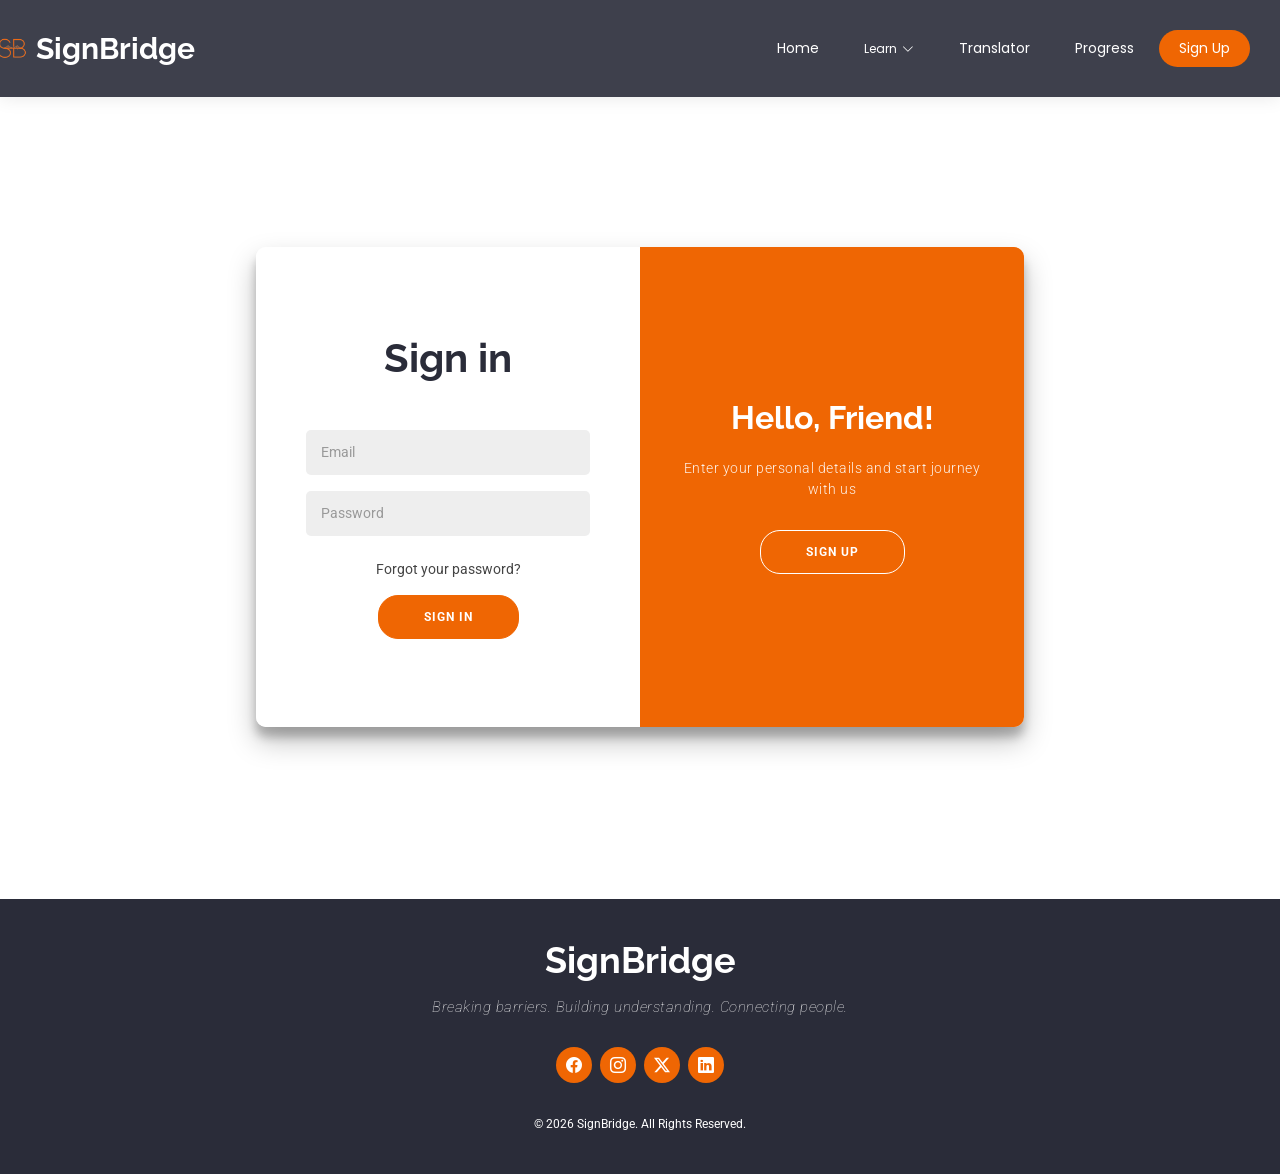
<file: signup.html>
<!DOCTYPE html>
<html lang="en">

<head>
	<meta charset="utf-8">
	<meta content="width=device-width, initial-scale=1.0" name="viewport">

	<title>Sign Up - SignBridge</title>

	<!-- Favicons -->
	<link href="assets/img/favicon.png" rel="icon">

	<!-- Fonts -->
	<link href="https://fonts.googleapis.com" rel="preconnect">
	<link href="https://fonts.gstatic.com" rel="preconnect" crossorigin>

	<link href="https://fonts.googleapis.com/css2?family=Roboto:wght@300;400;500;700&family=Poppins:wght@300;400;500;600;700&family=Raleway:wght@400;500;700&display=swap" rel="stylesheet">

	<!-- Vendor CSS -->
	<link href="assets/vendor/bootstrap/css/bootstrap.min.css" rel="stylesheet">
	<link href="assets/vendor/bootstrap-icons/bootstrap-icons.css" rel="stylesheet">
	<link href="assets/vendor/aos/aos.css" rel="stylesheet">

	<!-- Main CSS -->
	<link href="assets/css/main.css" rel="stylesheet">

	<link rel='stylesheet' href='https://cdnjs.cloudflare.com/ajax/libs/font-awesome/6.0.0/css/all.min.css'>
	<link rel="stylesheet" href="./style.css">
</head>

<body>
	<!-- Header -->
	<header id="header" class="header d-flex align-items-center fixed-top">
		<div class="container-fluid container-xl position-relative d-flex align-items-center justify-content-between">
			<a href="index.html" class="logo d-flex align-items-center">
				<img src="assets/img/favicon.png" alt=""><h1 class="sitename">SignBridge</h1>
			</a>
			<nav id="navmenu" class="navmenu">
				<ul>
					<li><a href="index.html">Home</a></li>
					<li class="dropdown">
						<a href="learn.html">
							<span>Learn</span>
							<i class="bi bi-chevron-down toggle-dropdown"></i>
						</a>
						<ul>
							<li><a href="alphabet.html">Alphabet</a></li>
							<li><a href="words.html"> Words</a></li>
							<li><a href="quiz.html"> Quiz </a></li>
						</ul>
					</li>
					<li><a href="translate.html"> Translator </a></li>
					<li><a href="progress.html">Progress</a></li>
					<li><a href="signup.html" class="active">Sign Up</a></li>
				</ul>
				<i class="mobile-nav-toggle d-xl-none bi bi-list"></i>
			</nav>
		</div>
	</header>

	<!-- Main Content -->
	<main>
		<div class="container" id="container">
			<div class="form-container sign-up-container">
				<form action="#">
					<h1>Create Account</h1>
					<div id="auth-message"></div>
					<input id="signup-first-name" type="text" placeholder="First Name" />
					<input id="signup-last-name" type="text" placeholder="Last Name" />
					<input id="signup-email" type="email" placeholder="Email" />
					<input id="signup-password" type="password" placeholder="Password" />
					<input id="signup-confirm-password" type="password" placeholder="Confirm Password" />
					<button type="button" id="signup-button">Sign Up</button>
				</form>
			</div>
			<!-- Verification Panel: appears in place of Sign Up after successful signup -->
			<div class="form-container sign-up-container verify-container" style="display:none;">
				<form action="#">
					<h1>Verify Email</h1>
					<div id="verify-message"></div>
					<input id="verify-email" type="email" placeholder="Email" />
					<input id="verify-code" type="text" placeholder="6-digit Code" maxlength="6" />
					<div class="button-group">
						<button type="button" id="verify-button">Verify</button>
						<button type="button" id="resend-button" class="ghost">Resend</button>
					</div>
				</form>
			</div>
			<div class="form-container sign-in-container">
				<form action="#">
					<h1>Sign in</h1>
					<div class="social-container">
					</div>
					<div id="auth-message-login"></div>
					<input id="login-email" type="email" placeholder="Email" />
					<input id="login-password" type="password" placeholder="Password" />
					<a href="#">Forgot your password?</a>
					<button type="button" id="login-button">Sign In</button>
				</form>
			</div>
			
			<div class="overlay-container">
				<div class="overlay">
					<div class="overlay-panel overlay-left">
						<h1>Welcome Back!</h1>
						<p>To keep connected with us please login with your personal info</p>
						<button class="ghost" id="signIn">Sign In</button>
					</div>
					<div class="overlay-panel overlay-right">
						<h1>Hello, Friend!</h1>
						<p>Enter your personal details and start journey with us</p>
						<button class="ghost" id="signUp">Sign Up</button>
					</div>
				</div>
			</div>
		</div>
	</main>

	<!-- Footer -->
	<footer id="footer" class="footer dark-background">
		<div class="container text-center">
			<h3>SignBridge</h3>
			<p>Breaking barriers. Building understanding. Connecting people.</p>
			<div class="social-links d-flex justify-content-center">
				<a href="#"><i class="bi bi-facebook"></i></a>
				<a href="#"><i class="bi bi-instagram"></i></a>
				<a href="#"><i class="bi bi-twitter-x"></i></a>
				<a href="#"><i class="bi bi-linkedin"></i></a>
			</div>
			<div class="mt-3">
				<small>© 2026 SignBridge. All Rights Reserved.</small>
			</div>
		</div>
	</footer>

	<!-- Scroll Top -->
	<a href="#" id="scroll-top" class="scroll-top d-flex align-items-center justify-content-center">
		<i class="bi bi-arrow-up-short"></i>
	</a>

	<!-- Preloader -->
	<div id="preloader"></div>

	<!-- Vendor JS -->
	<script src="assets/vendor/bootstrap/js/bootstrap.bundle.min.js"></script>
	<script src="assets/vendor/aos/aos.js"></script>

	<!-- Main JS -->
	<script src="assets/js/main.js"></script>

	<script>
		AOS.init();
	</script>

	<script>
		function showMessage(containerId, message, type = 'info') {
			const container = document.getElementById(containerId);
			if (!container) return;
			container.innerHTML = `<div class="alert alert-${type}" role="alert">${message}</div>`;
		}

		function clearMessage(containerId) {
			const container = document.getElementById(containerId);
			if (container) container.innerHTML = '';
		}

		function validateEmail(email) {
			const re = /^[^\s@]+@[^\s@]+\.[^\s@]+$/;
			return re.test(email);
		}

			async function handleSignup(e) {
				e.preventDefault();
				const firstName = document.getElementById('signup-first-name').value.trim();
				const lastName = document.getElementById('signup-last-name').value.trim();
				const email = document.getElementById('signup-email').value.trim();
				const password = document.getElementById('signup-password').value;
				const confirmPassword = document.getElementById('signup-confirm-password').value;
				const btn = document.getElementById('signup-button');
				clearMessage('auth-message');

				if (!firstName || !lastName || !email || !password || !confirmPassword) {
					showMessage('auth-message', 'Please fill in all required fields.', 'warning');
					return;
				}
				if (!validateEmail(email)) {
					showMessage('auth-message', 'Please enter a valid email address.', 'warning');
					return;
				}
				if (password.length < 8) {
					showMessage('auth-message', 'Password must be at least 8 characters long.', 'warning');
					return;
				}
				if (password !== confirmPassword) {
					showMessage('auth-message', 'Passwords do not match.', 'warning');
					return;
				}

				btn.disabled = true;
				btn.textContent = 'Signing up...';
				try {
					const res = await fetch('/auth/signup', {
						method: 'POST',
						headers: { 'Content-Type': 'application/json' },
						body: JSON.stringify({
							first_name: firstName,
							last_name: lastName,
							email,
							password,
							confirm_password: confirmPassword,
						})
					});
					const data = await res.json();
					if (res.ok) {
						showMessage('auth-message', data.message || 'Account created successfully. Check your email for the verification code.', 'success');
						btn.textContent = 'Signed Up';
						// Hide only the original sign-up area and show the verification panel in the same place
						const signupContainer = document.querySelector('.sign-up-container:not(.verify-container)');
						const verifyContainer = document.querySelector('.verify-container');
						if (signupContainer) {
							signupContainer.style.display = 'none';
							signupContainer.style.visibility = 'hidden';
						}
						if (verifyContainer) {
							verifyContainer.style.display = 'flex';
							verifyContainer.style.visibility = 'visible';
							verifyContainer.style.zIndex = '5';
							const ve = document.getElementById('verify-email');
							if (ve) ve.value = email;
						}
					} else {
						showMessage('auth-message', data.detail || data.message || 'Signup failed.', 'danger');
					}
				} catch (error) {
					showMessage('auth-message', 'Server error: unable to complete signup.', 'danger');
				} finally {
					btn.disabled = false;
					btn.textContent = 'Sign Up';
				}
			}

			async function handleLogin(e) {
				e.preventDefault();
				const email = document.getElementById('login-email').value.trim();
				const password = document.getElementById('login-password').value;
				const btn = document.getElementById('login-button');
				clearMessage('auth-message-login');

				if (!email || !password) {
					showMessage('auth-message-login', 'Please enter your email and password.', 'warning');
					return;
				}
				if (!validateEmail(email)) {
					showMessage('auth-message-login', 'Please enter a valid email address.', 'warning');
					return;
				}

				btn.disabled = true;
				btn.textContent = 'Signing in...';
				try {
					const res = await fetch('/auth/login', {
						method: 'POST',
						headers: { 'Content-Type': 'application/json' },
						body: JSON.stringify({ email, password })
					});
					const data = await res.json();
					if (res.ok && data.success && data.token) {
					localStorage.setItem('auth_token', data.token);
					if (data.email) localStorage.setItem('user_email', data.email);
					if (window.updateNavbarAuth) window.updateNavbarAuth();
					showMessage('auth-message-login', 'Signed in successfully.', 'success');
						} else {
						showMessage('auth-message-login', data.detail || data.message || 'Invalid credentials.', 'danger');
					}
				} catch (error) {
					showMessage('auth-message-login', 'Server error: unable to sign in.', 'danger');
				} finally {
					btn.disabled = false;
					btn.textContent = 'Sign In';
				}
			}

			async function handleVerify(e) {
				e.preventDefault();
				const email = document.getElementById('verify-email').value.trim();
				const code = document.getElementById('verify-code').value.trim();
				clearMessage('verify-message');
				if (!validateEmail(email) || code.length !== 6) {
					showMessage('verify-message', 'Please enter a valid email and 6-digit code.', 'warning');
					return;
				}
				const btn = document.getElementById('verify-button');
				btn.disabled = true; btn.textContent = 'Verifying...';
				try {
					const res = await fetch('/auth/verify', {
						method: 'POST', headers: { 'Content-Type': 'application/json' },
						body: JSON.stringify({ email, code })
					});
					const data = await res.json();
					if (res.ok) {
						showMessage('verify-message', data.message || 'Email verified.', 'success');
						// Hide verification panel and trigger existing Sign In transition
						setTimeout(() => {
							const verifyContainer = document.querySelector('.verify-container');
							if (verifyContainer) {
								verifyContainer.style.display = 'none';
								verifyContainer.style.visibility = 'hidden';
							}
							const signInBtn = document.getElementById('signIn');
							if (signInBtn) signInBtn.click();
						}, 600);
					} else {
						showMessage('verify-message', data.detail || data.message || 'Verification failed.', 'danger');
					}
				} catch (err) {
					showMessage('verify-message', 'Server error: unable to verify.', 'danger');
				} finally { btn.disabled = false; btn.textContent = 'Verify'; }
			}

			async function handleResend(e) {
				e.preventDefault();
				const email = document.getElementById('verify-email').value.trim();
				clearMessage('verify-message');
				if (!validateEmail(email)) { showMessage('verify-message', 'Please enter a valid email.', 'warning'); return; }
				const btn = document.getElementById('resend-button');
				btn.disabled = true; btn.textContent = 'Sending...';
				try {
					const res = await fetch('/auth/resend-code', {
						method: 'POST', headers: { 'Content-Type': 'application/json' },
						body: JSON.stringify({ email })
					});
					const data = await res.json();
					if (res.ok) showMessage('verify-message', data.message || 'Code resent.', 'success');
					else showMessage('verify-message', data.detail || data.message || 'Failed to resend.', 'danger');
				} catch (err) {
					showMessage('verify-message', 'Server error: unable to resend code.', 'danger');
				} finally { btn.disabled = false; btn.textContent = 'Resend Code'; }
			}

			document.addEventListener('DOMContentLoaded', () => {
				const signupForm = document.querySelector('.sign-up-container form');
				const loginForm = document.querySelector('.sign-in-container form');
				const signupBtn = document.getElementById('signup-button');
				const loginBtn = document.getElementById('login-button');
				const verifyBtn = document.getElementById('verify-button');
				const resendBtn = document.getElementById('resend-button');
				if (signupForm) signupForm.addEventListener('submit', handleSignup);
				if (loginForm) loginForm.addEventListener('submit', handleLogin);
				if (signupBtn) signupBtn.addEventListener('click', handleSignup);
				if (loginBtn) loginBtn.addEventListener('click', handleLogin);
				if (verifyBtn) verifyBtn.addEventListener('click', handleVerify);
				if (resendBtn) resendBtn.addEventListener('click', handleResend);

			});
	</script>

	<script src="./assets/js/navbar-auth.js"></script>
	<script src="./assets/js/api-auth.js"></script>
	<script src="./script.js"></script>
</body>

</html>
</file>
<file: quiz.css>
.hero-card {
  background: rgba(255, 255, 255, 0.12);
  border-radius: 28px;
  border: 1px solid rgba(255, 255, 255, 0.16);
  box-shadow: 0 32px 90px rgba(15, 23, 42, 0.18);
  backdrop-filter: blur(18px);
}

.hero-card .badge.bg-gradient-primary {
  background: linear-gradient(135deg, var(--accent-color) 0%, color-mix(in srgb, var(--accent-color), #ffffff 40%) 100%);
}

.icon-glow {
  width: 68px;
  height: 68px;
  border-radius: 22px;
  display: grid;
  place-items: center;
  background: rgba(255, 255, 255, 0.18);
  box-shadow: 0 0 28px rgba(239, 102, 3, 0.18);
}

.btn-get-started {
  background: var(--accent-color);
  border-color: var(--accent-color);
  color: var(--contrast-color);
}

.btn-get-started:hover,
.btn-get-started:focus {
  background: color-mix(in srgb, var(--accent-color), #ffffff 10%);
  border-color: var(--accent-color);
  color: var(--contrast-color);
}

.hero-stat-card {
  background: rgba(255, 255, 255, 0.09);
  border: 1px solid rgba(255, 255, 255, 0.12);
  border-radius: 20px;
  padding: 18px 16px;
  text-align: center;
}

.hero-stat-value {
  display: block;
  font-size: 1.65rem;
  font-weight: 700;
  color: var(--heading-color);
}

.card-glass {
  background: rgba(255, 255, 255, 0.16);
  border: 1px solid rgba(255, 255, 255, 0.14);
  border-radius: 28px;
  box-shadow: 0 20px 55px rgba(15, 23, 42, 0.10);
  backdrop-filter: blur(18px);
  transition: transform 0.3s ease, box-shadow 0.3s ease;
}

.card-glass:hover {
  transform: translateY(-6px);
  box-shadow: 0 28px 70px rgba(15, 23, 42, 0.16);
}

.quiz-panel {
  background: rgba(255, 255, 255, 0.92);
  border: 1px solid rgba(15, 23, 42, 0.08);
  border-radius: 28px;
  box-shadow: 0 24px 70px rgba(15, 23, 42, 0.08);
}

.quiz-progress-panel {
  background: rgba(15, 23, 42, 0.03);
  border-radius: 24px;
  padding: 22px;
}

.question-card {
  background: rgba(255, 255, 255, 0.95);
  border-radius: 24px;
  border: 1px solid rgba(15, 23, 42, 0.08);
}

.quiz-media {
  min-height: 200px;
  border-radius: 20px;
  overflow: hidden;
  background: rgba(15, 23, 42, 0.04);
}

.quiz-media video {
  width: 100%;
  height: auto;
  display: block;
}

.answer-option {
  cursor: pointer;
  border: 1px solid rgba(15, 23, 42, 0.12);
  border-radius: 20px;
  padding: 20px 22px;
  transition: transform 0.18s ease, border-color 0.18s ease, background-color 0.18s ease, box-shadow 0.18s ease;
  background: rgba(255, 255, 255, 0.92);
}

.answer-option:hover {
  transform: translateY(-2px);
  border-color: rgba(63, 110, 252, 0.35);
  box-shadow: 0 18px 35px rgba(15, 23, 42, 0.08);
}

.answer-option.selected {
  border-color: var(--accent-color);
  background: rgba(63, 110, 252, 0.10);
}

.answer-option.correct {
  border-color: #16a34a;
  background: rgba(16, 163, 127, 0.12);
}

.answer-option.incorrect {
  border-color: #dc2626;
  background: rgba(220, 38, 38, 0.10);
}

.feedback-banner {
  font-weight: 700;
  border-radius: 20px;
  padding: 20px 22px;
  background: rgba(63, 110, 252, 0.08);
  color: #1e293b;
}

.result-grid {
  display: grid;
  gap: 16px;
}

.result-line {
  display: flex;
  justify-content: space-between;
  align-items: center;
  background: rgba(15, 23, 42, 0.06);
  border-radius: 18px;
  padding: 14px 18px;
}

.result-card {
  background: rgba(255, 255, 255, 0.96);
  border-radius: 24px;
  border: 1px solid rgba(15, 23, 42, 0.08);
  padding: 24px;
}

.score-pill {
  display: inline-flex;
  align-items: center;
  justify-content: center;
  background: var(--accent-color);
  color: var(--contrast-color);
  border-radius: 999px;
  padding: 14px 26px;
  font-weight: 700;
  font-size: 1rem;
  margin-bottom: 18px;
}

.control-buttons .btn {
  min-width: 140px;
}

.service-item {
  padding: 36px 30px;
  min-height: 320px;
  background: rgba(255, 255, 255, 0.9);
  border-radius: 28px;
  border: 1px solid rgba(15, 23, 42, 0.08);
  box-shadow: 0 25px 55px rgba(15, 23, 42, 0.06);
  transition: transform 0.3s ease, box-shadow 0.3s ease, border-color 0.3s ease;
}

.service-item:hover {
  transform: translateY(-6px);
  border-color: rgba(63, 110, 252, 0.16);
  box-shadow: 0 30px 80px rgba(15, 23, 42, 0.12);
}

.service-item .icon {
  position: absolute;
  left: 30px;
  top: 30px;
  width: 56px;
  height: 56px;
  border-radius: 18px;
  background: rgba(63, 110, 252, 0.08);
  display: grid;
  place-items: center;
  font-size: 1.4rem;
}

.service-item h3 {
  margin-top: 18px;
  margin-bottom: 18px;
}

.service-item p {
  color: #475569;
  margin-bottom: 24px;
}

.read-more {
  display: inline-flex;
  align-items: center;
  gap: 8px;
  font-weight: 600;
  color: var(--accent-color);
}

.read-more i {
  transition: transform 0.25s ease;
}

.service-item:hover .read-more i {
  transform: translateX(3px);
}

.badge-soft-primary,
.badge-soft-secondary,
.badge-soft-info,
.badge-soft-light,
.badge-soft-success {
  display: inline-flex;
  align-items: center;
  justify-content: center;
  padding: 0.65rem 1rem;
  border-radius: 999px;
  font-size: 0.85rem;
}

.badge-soft-primary {
  background: rgba(63, 110, 252, 0.12);
  color: #3f6efc;
}

.badge-soft-secondary {
  background: rgba(15, 23, 42, 0.06);
  color: #0f172a;
}

.badge-soft-info {
  background: rgba(14, 165, 233, 0.12);
  color: #0ea5e9;
}

.badge-soft-light {
  background: rgba(248, 250, 252, 0.92);
  color: #0f172a;
}

.badge-soft-success {
  background: rgba(16, 185, 129, 0.15);
  color: #059669;
}

.result-heading {
  margin-bottom: 16px;
}

.result-copy {
  color: #475569;
  margin-bottom: 18px;
}

@media (max-width: 991px) {
  .service-item {
    padding: 32px 24px;
  }
}

@media (max-width: 767px) {
  .hero-card,
  .quiz-panel {
    border-radius: 24px;
  }
}

@media (max-width: 575px) {
  .answer-option {
    padding: 16px 14px;
  }

  .service-item {
    min-height: auto;
  }
}
</file>
<file: style.css>
/* Font imports */
@import url('https://fonts.googleapis.com/css?family=Montserrat:400,800');
@import url('https://fonts.googleapis.com/css2?family=Roboto:ital,wght@0,100;0,300;0,400;0,500;0,700;0,900;1,100;1,300;1,400;1,500;1,700;1,900&family=Poppins:ital,wght@0,100;0,200;0,300;0,400;0,500;0,600;0,700;0,800;0,900;1,100;1,200;1,300;1,400;1,500;1,600;1,700;1,800;1,900&family=Raleway:ital,wght@0,100;0,200;0,300;0,400;0,500;0,600;0,700;0,800;0,900;1,100;1,200;1,300;1,400;1,500;1,600;1,700;1,800;1,900&display=swap');

/* Color Variables */
:root {
  --default-font: "Roboto", system-ui, -apple-system, "Segoe UI", Roboto, "Helvetica Neue", Arial, "Noto Sans", "Liberation Sans", sans-serif, "Apple Color Emoji", "Segoe UI Emoji", "Segoe UI Symbol", "Noto Color Emoji";
  --heading-font: "Raleway", sans-serif;
  --nav-font: "Poppins", sans-serif;
  
  --background-color: #ffffff;
  --default-color: #444444;
  --heading-color: #2a2c39;
  --accent-color: #ef6603;
  --surface-color: #ffffff;
  --contrast-color: #ffffff;
  
  --nav-color: #ffffff;
  --nav-hover-color: #ef6603;
  --nav-mobile-background-color: #ffffff;
  --nav-dropdown-background-color: #ffffff;
  --nav-dropdown-color: #060606;
  --nav-dropdown-hover-color: #ef6603;
}

* {
  box-sizing: border-box;
  margin: 0;
  padding: 0;
}

html,
body {
  height: 100%;
  margin: 0;
  padding: 0;
}

html {
  scroll-behavior: smooth;
}

body {
  background: var(--background-color);
  font-family: var(--default-font);
  color: var(--default-color);
  display: flex;
  flex-direction: column;
  min-height: 100vh;
  margin: 0;
  padding: 0;
}

/*--------------------------------------------------------------
# Global Header
--------------------------------------------------------------*/
.header {
  --background-color: rgba(42, 44, 57, 0.9);
  --heading-color: #ffffff;
  color: var(--default-color);
  background-color: var(--background-color);
  padding: 15px 0;
  transition: all 0.5s;
  z-index: 997;
  position: fixed;
  width: 100%;
  top: 0;
  left: 0;
  box-shadow: 0px 0 18px rgba(0, 0, 0, 0.1);
}

.header .container-fluid {
  display: flex;
  align-items: center;
  justify-content: space-between;
  padding: 0 20px;
  max-width: 1200px;
  height: auto;
  margin: 0 auto;
}

.header .logo {
  line-height: 1;
  display: flex;
  align-items: center;
  text-decoration: none;
  margin-left: -5.5%;
  flex-shrink: 0;
  padding: 0;
}

.header .logo img {
  max-height: 32px;
  margin-right: 8px;
}

.header .logo h1 {
  font-size: 30px;
  margin: 0;
  font-weight: 700;
  color: var(--heading-color);
  font-family: var(--heading-font);
}

/*--------------------------------------------------------------
# Navigation Menu
--------------------------------------------------------------*/
/* Navmenu - Desktop */
@media (min-width: 1200px) {
  .navmenu {
    padding: 0;
    margin-left: auto;
  }

  .navmenu ul {
    margin-left: 6%;
    padding: 0;
    display: flex;
    list-style: none;
    align-items: center;
    gap: 5px;
  }

  .navmenu li {
    position: relative;
    margin-left: 0;
  }

  .navmenu a,
  .navmenu a:focus {
    color: var(--nav-color);
    padding: 8px 20px;
    font-size: 14px;
    font-family: var(--nav-font);
    font-weight: 400;
    display: flex;
    align-items: center;
    justify-content: space-between;
    white-space: nowrap;
    transition: 0.3s;
    border-radius: 50px;
    text-decoration: none;
  }

  .navmenu a i,
  .navmenu a:focus i {
    font-size: 12px;
    line-height: 0;
    margin-left: 5px;
    transition: 0.3s;
  }

  .navmenu li:hover>a,
  .navmenu .active,
  .navmenu .active:focus {
    background-color: var(--nav-hover-color);
    color: var(--contrast-color);
    text-decoration: none;
  }

  .navmenu .dropdown > a {
    color: #ffffff !important;
    text-decoration: none;
  }

  .navmenu .dropdown > a:hover {
    color: #ffffff !important;
  }

  .header .navmenu .dropdown > a span {
    color: #ffffff !important;
  }

  .navmenu .dropdown ul {
    margin: 0;
    padding: 10px 0;
    background: var(--nav-dropdown-background-color);
    display: block;
    position: absolute;
    visibility: hidden;
    left: 0;
    top: 130%;
    opacity: 0;
    transition: 0.3s;
    border-radius: 15px;
    z-index: 99;
    box-shadow: 0px 0px 30px rgba(0, 0, 0, 0.1);
  }

  .navmenu .dropdown ul li {
    min-width: 200px;
    margin-left: 0;
  }

  .navmenu .dropdown ul a {
    padding: 10px 20px;
    font-size: 15px;
    text-transform: none;
    color: var(--nav-dropdown-color);
  }

  .navmenu .dropdown ul a i {
    font-size: 12px;
  }

  .navmenu .dropdown ul a:hover,
  .navmenu .dropdown ul .active:hover,
  .navmenu .dropdown ul li:hover>a {
    background-color: transparent;
    color: var(--nav-hover-color);
  }

  .navmenu .dropdown:hover>ul {
    opacity: 1;
    top: 105%;
    visibility: visible;
  }

  .navmenu .dropdown .dropdown ul {
    top: 0;
    left: -90%;
    visibility: hidden;
  }

  .navmenu .dropdown .dropdown:hover>ul {
    opacity: 1;
    top: 0;
    left: -100%;
    visibility: visible;
  }
}

/* Navmenu - Mobile */
@media (max-width: 1199px) {
  .mobile-nav-toggle {
    color: var(--nav-color);
    font-size: 28px;
    line-height: 0;
    margin-right: 10px;
    cursor: pointer;
    transition: color 0.3s;
    display: flex;
    align-items: center;
  }

  .mobile-nav-toggle:hover {
    color: var(--nav-hover-color);
  }

  .navmenu {
    position: fixed;
    top: 60px;
    right: -100%;
    width: 300px;
    height: calc(100vh - 60px);
    background: var(--nav-mobile-background-color);
    transition: 0.3s;
    z-index: 999;
    padding: 20px 0;
    overflow-y: auto;
  }

  .navmenu ul {
    flex-direction: column;
    align-items: flex-start;
    padding: 0 20px;
  }

  .navmenu li {
    width: 100%;
    margin-left: 0;
  }

  .navmenu a,
  .navmenu a:focus {
    padding: 12px 0;
    width: 100%;
    border-radius: 0;
    justify-content: flex-start;
  }

  .navmenu a:hover,
  .navmenu .active,
  .navmenu .active:focus {
    background-color: transparent;
    color: var(--nav-hover-color);
  }

  .navmenu .dropdown ul {
    position: static;
    background: transparent;
    visibility: visible;
    opacity: 1;
    border-radius: 0;
    box-shadow: none;
    padding: 0 0 0 20px;
    margin: 0;
    transition: none;
  }

  .navmenu .dropdown ul li {
    min-width: auto;
  }

  .navmenu .dropdown ul a {
    padding: 8px 0;
    font-size: 14px;
  }

  .navmenu .dropdown>.dropdown-active {
    display: block;
  }
}

/* Navmenu - Mobile */
@media (max-width: 1199px) {
  .header {
    height: 60px;
  }

  .header .container-fluid {
    padding: 0 20px;
    height: 60px;
  }

  .header .logo h1 {
    font-size: 24px;
  }

  .mobile-nav-toggle {
    color: var(--nav-color);
    font-size: 26px;
    line-height: 0;
    cursor: pointer;
    transition: color 0.3s ease;
    border: none;
    background: none;
    padding: 0;
    display: flex !important;
    width: 40px;
    height: 40px;
    align-items: center;
    justify-content: center;
  }

  .mobile-nav-toggle:hover {
    color: var(--nav-hover-color);
  }

  .navmenu {
    padding: 0;
    z-index: 9997;
    margin: 0;
    flex: 1;
  }

  .navmenu ul {
    display: none;
    list-style: none;
    position: absolute;
    inset: 60px 0 0 0;
    padding: 15px 0;
    margin: 0;
    border-radius: 0;
    background-color: var(--nav-mobile-background-color);
    overflow-y: auto;
    transition: 0.3s ease;
    z-index: 9998;
    box-shadow: 0px 8px 24px rgba(0, 0, 0, 0.12);
    flex-direction: column;
  }

  .navmenu a,
  .navmenu a:focus {
    color: var(--nav-dropdown-color);
    padding: 12px 20px;
    font-family: var(--nav-font);
    font-size: 15px;
    font-weight: 500;
    display: flex;
    align-items: center;
    justify-content: space-between;
    white-space: nowrap;
    transition: all 0.3s ease;
    text-decoration: none;
    height: auto;
    line-height: normal;
  }

  .navmenu a:hover {
    background-color: rgba(239, 102, 3, 0.08);
    color: var(--nav-dropdown-hover-color);
  }

  .navmenu a i,
  .navmenu a:focus i {
    font-size: 12px;
    line-height: 0;
    margin-left: 8px;
    width: 24px;
    height: 24px;
    display: flex;
    align-items: center;
    justify-content: center;
    border-radius: 50%;
    transition: 0.3s ease;
    background-color: color-mix(in srgb, var(--accent-color), transparent 90%);
  }

  .navmenu a i:hover,
  .navmenu a:focus i:hover {
    background-color: var(--accent-color);
    color: var(--contrast-color);
  }

  .navmenu a:hover,
  .navmenu .active,
  .navmenu .active:focus {
    color: var(--nav-dropdown-hover-color);
  }

  .navmenu .active i,
  .navmenu .active:focus i {
    background-color: var(--accent-color);
    color: var(--contrast-color);
    transform: rotate(180deg);
  }

  .navmenu .dropdown ul {
    position: static;
    display: none;
    z-index: 99;
    padding: 10px 0;
    margin: 0;
    background-color: rgba(239, 102, 3, 0.05);
    border: none;
    box-shadow: none;
    transition: all 0.5s ease-in-out;
  }

  .navmenu .dropdown ul ul {
    background-color: rgba(33, 37, 41, 0.1);
  }

  .navmenu .dropdown ul a {
    padding: 10px 40px;
    font-size: 14px;
  }

  .navmenu .dropdown > .dropdown-active {
    display: block;
    background-color: rgba(33, 37, 41, 0.03);
  }

  /* CTA Sign Up Button - Mobile */
  .cta-signup {
    background-color: var(--accent-color) !important;
    color: var(--contrast-color) !important;
    padding: 10px 22px !important;
    border-radius: 50px;
    font-weight: 600;
    margin: 10px 20px;
    display: inline-block;
    border: none !important;
    cursor: pointer;
    transition: all 0.3s ease;
    font-size: 14px;
  }

  .cta-signup:hover {
    background-color: color-mix(in srgb, var(--accent-color), transparent 12%) !important;
  }

  .mobile-nav-active {
    overflow: hidden;
  }

  .mobile-nav-active .mobile-nav-toggle {
    color: #fff;
    position: absolute;
    font-size: 32px;
    top: 14px;
    right: 20px;
    margin: 0;
    z-index: 9999;
  }

  .mobile-nav-active .navmenu {
    position: fixed;
    overflow: hidden;
    inset: 0;
    background: rgba(33, 37, 41, 0.95);
    transition: 0.3s ease;
  }

  .mobile-nav-active .navmenu > ul {
    display: flex;
  }
}

/* ===== MAIN CONTENT AREA ===== */
main {
  margin-top: 5%;
  flex: 1;
  display: flex;
  align-items: center;
  justify-content: center;
  padding: 90px 20px 80px;
  width: 100%;
  background: var(--background-color);
  min-height: calc(100vh - 65px);
}

/* ===== SIGNUP PAGE STYLES ===== */
h1 {
  font-weight: bold;
  margin: 0;
  color: var(--heading-color);
}

h2 {
  text-align: center;
}

p {
  font-size: 14px;
  font-weight: 100;
  line-height: 20px;
  letter-spacing: 0.5px;
  margin: 20px 0 30px;
}

span {
  font-size: 12px;
  color: var(--default-color);
}

a {
  color: var(--default-color);
  font-size: 14px;
  text-decoration: none;
  margin: 15px 0;
  transition: 0.3s ease;
}

a:hover {
  color: var(--accent-color);
  text-decoration: underline;
}

button {
  border-radius: 20px;
  border: 1px solid var(--accent-color);
  background-color: var(--accent-color);
  color: var(--contrast-color);
  cursor: pointer;
  font-size: 12px;
  font-weight: bold;
  padding: 12px 45px;
  letter-spacing: 1px;
  text-transform: uppercase;
  transition: all 0.3s ease;
  font-family: var(--default-font);
}

button:active {
  transform: scale(0.95);
}

button:focus {
  outline: none;
}

button:hover {
  background-color: color-mix(in srgb, var(--accent-color), transparent 20%);
  box-shadow: 0 4px 12px rgba(239, 102, 3, 0.25);
}

button.ghost {
  background-color: transparent;
  border-color: #FFFFFF;
  color: #FFFFFF;
}

button.ghost:hover {
  background-color: rgba(255, 255, 255, 0.2);
  box-shadow: 0 4px 12px rgba(255, 255, 255, 0.3);
}

form {
  background-color: #FFFFFF;
  display: flex;
  align-items: center;
  justify-content: center;
  flex-direction: column;
  padding: 0 50px;
  height: 100%;
  text-align: center;
}

input {
  background-color: #eee;
  border: none;
  padding: 12px 15px;
  margin: 8px 0;
  width: 100%;
  border-radius: 5px;
  font-family: var(--default-font);
  transition: all 0.3s ease;
  font-size: 14px;
}

input::placeholder {
  color: #999;
}

input:focus {
  outline: none;
  background-color: #f0f0f0;
  box-shadow: 0 0 8px rgba(239, 102, 3, 0.2);
}

/* Verification form button group spacing - reuse existing styles */
.verify-container .button-group {
  display: flex;
  gap: 12px;
  margin-top: 12px;
  justify-content: center;
}

#container {
  background-color: #fff;
  border-radius: 10px;
  box-shadow: 0 14px 28px rgba(0, 0, 0, 0.25), 0 10px 10px rgba(0, 0, 0, 0.22);
  position: relative;
  overflow: hidden;
  width: 768px;
  max-width: 100%;
  min-height: 480px;
  display: flex;
}

.form-container {
  position: absolute;
  top: 0;
  height: 100%;
  transition: all 0.6s ease-in-out;
  width: 50%;
}

.sign-in-container {
  left: 0;
  z-index: 2;
}

#container.right-panel-active .sign-in-container {
  transform: translateX(100%);
}

.sign-up-container {
  left: 0;
  opacity: 0;
  z-index: 1;
}

#container.right-panel-active .sign-up-container {
  transform: translateX(100%);
  opacity: 1;
  z-index: 5;
  animation: show 0.6s;
}

@keyframes show {
  0%,
  49.99% {
    opacity: 0;
    z-index: 1;
  }

  50%,
  100% {
    opacity: 1;
    z-index: 5;
  }
}

.overlay-container {
  position: absolute;
  top: 0;
  left: 50%;
  width: 50%;
  height: 100%;
  overflow: hidden;
  transition: transform 0.6s ease-in-out;
  z-index: 100;
}

#container.right-panel-active .overlay-container {
  transform: translateX(-100%);
}

.overlay {
  background: var(--accent-color);
  background: -webkit-linear-gradient(to right, var(--accent-color), #fe8263);
  background: linear-gradient(to right, var(--accent-color), #ef6603);
  background-repeat: no-repeat;
  background-size: cover;
  background-position: 0 0;
  color: #FFFFFF;
  position: relative;
  left: -100%;
  height: 100%;
  width: 200%;
  transform: translateX(0);
  transition: transform 0.6s ease-in-out;
}

#container.right-panel-active .overlay {
  transform: translateX(50%);
}

.overlay-panel {
  position: absolute;
  display: flex;
  align-items: center;
  justify-content: center;
  flex-direction: column;
  padding: 0 40px;
  text-align: center;
  top: 0;
  height: 100%;
  width: 50%;
  transform: translateX(0);
  transition: transform 0.6s ease-in-out;
}

.overlay-panel h1 {
  color: #FFFFFF;
  font-size: 32px;
}

.overlay-panel p {
  color: rgba(255, 255, 255, 0.9);
  font-weight: 300;
  line-height: 1.5;
}

.overlay-left {
  transform: translateX(-20%);
}

#container.right-panel-active .overlay-left {
  transform: translateX(0);
}

.overlay-right {
  right: 0;
  transform: translateX(0);
}

#container.right-panel-active .overlay-right {
  transform: translateX(20%);
}

.social-container {
  margin: 20px 0;
}

.social-container a {
  border: 1px solid #DDDDDD;
  border-radius: 50%;
  color: #333;
  cursor: pointer;
  display: inline-flex;
  justify-content: center;
  align-items: center;
  margin: 0 5px;
  height: 40px;
  width: 40px;
  transition: all 0.3s ease;
  text-decoration: none;
}

.social-container a:hover {
  border-color: var(--accent-color);
  color: var(--accent-color);
  background-color: rgba(239, 102, 3, 0.08);
  box-shadow: 0 4px 12px rgba(239, 102, 3, 0.25);
  transform: translateY(-2px) scale(1.05);
}

.social-container a:active {
  transform: translateY(0) scale(1);
}

/* ===== GLOBAL FOOTER ===== */
.footer {
  color: #ffffff;
  background-color: #2a2c39;
  font-size: 14px;
  text-align: center;
  padding: 40px 20px;
  position: relative;
  width: 100%;
  margin-top: auto;
}

.footer .container {
  max-width: 1200px;
  margin: 0 auto;
}

.footer h3 {
  font-size: 36px;
  font-weight: 700;
  position: relative;
  padding: 0;
  margin: 0 0 15px 0;
  color: #ffffff;
}

.footer p {
  font-size: 15px;
  font-style: italic;
  padding: 0;
  margin: 0 0 30px 0;
  color: rgba(255, 255, 255, 0.9);
}

.footer .social-links {
  margin: 0 0 30px 0;
  display: flex;
  justify-content: center;
  align-items: center;
  flex-wrap: wrap;
}

.footer .social-links a {
  font-size: 16px;
  display: inline-flex;
  align-items: center;
  justify-content: center;
  background: var(--accent-color);
  color: var(--contrast-color);
  line-height: 1;
  margin: 0 4px;
  border-radius: 50%;
  text-align: center;
  width: 36px;
  height: 36px;
  transition: all 0.3s ease;
  text-decoration: none;
}

.footer .social-links a:hover {
  background: color-mix(in srgb, var(--accent-color), transparent 20%);
  text-decoration: none;
  transform: translateY(-3px);
}

.footer .copyright {
  padding-top: 25px;
  border-top: 1px solid rgba(255, 255, 255, 0.1);
  color: rgba(255, 255, 255, 0.8);
}

.footer .credits {
  font-size: 13px;
  padding-top: 5px;
  color: rgba(255, 255, 255, 0.7);
}

/* ===== RESPONSIVE DESIGN ===== */
@media (max-width: 768px) {
  .header {
    height: 55px;
  }

  .header .container-fluid {
    height: 55px;
    padding: 0 15px;
  }

  .header .logo h1 {
    font-size: 22px;
  }

  main {
    padding: 85px 15px 60px;
    min-height: calc(100vh - 55px);
  }

  #container {
    min-height: 600px;
    width: 100%;
    max-width: 100%;
  }

  .form-container {
    width: 100% !important;
  }

  .overlay-container {
    display: none;
  }

  .sign-in-container,
  .sign-up-container {
    width: 100%;
    position: relative;
    opacity: 1 !important;
  }

  #container.right-panel-active .sign-in-container {
    transform: none;
  }

  #container.right-panel-active .sign-up-container {
    transform: none;
    animation: none;
  }

  .sign-in-container {
    display: block;
    z-index: 2 !important;
  }

  #container.right-panel-active .sign-in-container {
    display: none;
  }

  #container.right-panel-active .sign-up-container {
    display: block;
  }

  form {
    padding: 0 30px;
  }

  .footer {
    padding: 30px 15px;
  }
}

@media (max-width: 480px) {
  .header {
    height: 50px;
  }

  .header .container-fluid {
    height: 50px;
    padding: 0 12px;
  }

  .header .logo h1 {
    font-size: 18px;
  }

  main {
    padding: 80px 10px 50px;
    min-height: calc(100vh - 50px);
  }

  form {
    padding: 0 20px;
  }

  #container {
    min-height: 500px;
    border-radius: 8px;
  }

  button {
    padding: 10px 30px;
    font-size: 11px;
  }

  input {
    padding: 10px 12px;
    font-size: 13px;
  }

  .overlay-panel p {
    font-size: 13px;
  }

  .footer h3 {
    font-size: 24px;
  }

  .footer p {
    font-size: 13px;
  }
}
</file>
<file: assets/css/main.css>
/**
* Template Name: Selecao
* Template URL: https://bootstrapmade.com/selecao-bootstrap-template/
* Updated: Aug 07 2024 with Bootstrap v5.3.3
* Author: BootstrapMade.com
* License: https://bootstrapmade.com/license/
*/

/*--------------------------------------------------------------
# Font & Color Variables
# Help: https://bootstrapmade.com/color-system/
--------------------------------------------------------------*/
/* Fonts */
:root {
  --default-font: "Roboto",  system-ui, -apple-system, "Segoe UI", Roboto, "Helvetica Neue", Arial, "Noto Sans", "Liberation Sans", sans-serif, "Apple Color Emoji", "Segoe UI Emoji", "Segoe UI Symbol", "Noto Color Emoji";
  --heading-font: "Raleway",  sans-serif;
  --nav-font: "Poppins",  sans-serif;
}

/* Global Colors - The following color variables are used throughout the website. Updating them here will change the color scheme of the entire website */
:root { 
  --background-color: #ffffff; /* Background color for the entire website, including individual sections */
  --default-color: #444444; /* Default color used for the majority of the text content across the entire website */
  --heading-color: #2a2c39; /* Color for headings, subheadings and title throughout the website */
  --accent-color: #ef6603; /* Accent color that represents your brand on the website. It's used for buttons, links, and other elements that need to stand out */
  --surface-color: #ffffff; /* The surface color is used as a background of boxed elements within sections, such as cards, icon boxes, or other elements that require a visual separation from the global background. */
  --contrast-color: #ffffff; /* Contrast color for text, ensuring readability against backgrounds of accent, heading, or default colors. */
}

/* Nav Menu Colors - The following color variables are used specifically for the navigation menu. They are separate from the global colors to allow for more customization options */
:root {
  --nav-color: #ffffff;  /* The default color of the main navmenu links */
  --nav-hover-color: #ef6603; /* Applied to main navmenu links when they are hovered over or active */
  --nav-mobile-background-color: #ffffff; /* Used as the background color for mobile navigation menu */
  --nav-dropdown-background-color: #ffffff; /* Used as the background color for dropdown items that appear when hovering over primary navigation items */
  --nav-dropdown-color: #060606; /* Used for navigation links of the dropdown items in the navigation menu. */
  --nav-dropdown-hover-color: #ef6603; /* Similar to --nav-hover-color, this color is applied to dropdown navigation links when they are hovered over. */
}

/* Color Presets - These classes override global colors when applied to any section or element, providing reuse of the sam color scheme. */

.light-background {
  --background-color: #f9f9f9;
  --surface-color: #ffffff;
}

.dark-background {
  --background-color: #2a2c39;
  --default-color: #ffffff;
  --heading-color: #ffffff;
  --surface-color: #404356;
  --contrast-color: #ffffff;
}

/* Smooth scroll */
:root {
  scroll-behavior: smooth;
}

/*--------------------------------------------------------------
# General Styling & Shared Classes
--------------------------------------------------------------*/
body {
  color: var(--default-color);
  background-color: var(--background-color);
  font-family: var(--default-font);
}

a {
  color: var(--accent-color);
  text-decoration: none;
  transition: 0.3s;
}

a:hover {
  color: color-mix(in srgb, var(--accent-color), transparent 25%);
  text-decoration: none;
}

h1,
h2,
h3,
h4,
h5,
h6 {
  color: var(--heading-color);
  font-family: var(--heading-font);
}

/* PHP Email Form Messages
------------------------------*/
.php-email-form .error-message {
  display: none;
  background: #df1529;
  color: #ffffff;
  text-align: left;
  padding: 15px;
  margin-bottom: 24px;
  font-weight: 600;
}

.php-email-form .sent-message {
  display: none;
  color: #ffffff;
  background: #059652;
  text-align: center;
  padding: 15px;
  margin-bottom: 24px;
  font-weight: 600;
}

.php-email-form .loading {
  display: none;
  background: var(--surface-color);
  text-align: center;
  padding: 15px;
  margin-bottom: 24px;
}

.php-email-form .loading:before {
  content: "";
  display: inline-block;
  border-radius: 50%;
  width: 24px;
  height: 24px;
  margin: 0 10px -6px 0;
  border: 3px solid var(--accent-color);
  border-top-color: var(--surface-color);
  animation: php-email-form-loading 1s linear infinite;
}

@keyframes php-email-form-loading {
  0% {
    transform: rotate(0deg);
  }

  100% {
    transform: rotate(360deg);
  }
}

/*--------------------------------------------------------------
# Global Header
--------------------------------------------------------------*/
.header {
  --background-color: rgba(255, 255, 255, 0);
  --heading-color: #ffffff;
  color: var(--default-color);
  background-color: var(--background-color);
  padding: 20px 0;
  transition: all 0.5s;
  z-index: 997;
}

.header .logo {
  line-height: 1;
}

.header .logo img {
  max-height: 32px;
  margin-right: 8px;
}

.header .logo h1 {
  font-size: 30px;
  margin: 0;
  font-weight: 700;
  color: var(--heading-color);
}

.scrolled .header {
  box-shadow: 0px 0 18px rgba(0, 0, 0, 0.1);
}

/* Global Header on Scroll
------------------------------*/
.scrolled .header {
  --background-color: rgba(42, 44, 57, 0.9);
}

/*--------------------------------------------------------------
# Navigation Menu
--------------------------------------------------------------*/
/* Navmenu - Desktop */
@media (min-width: 1200px) {
  .navmenu {
    padding: 0;
  }

  .navmenu ul {
    margin: 0;
    padding: 0;
    display: flex;
    list-style: none;
    align-items: center;
  }

  .navmenu li {
    position: relative;
    margin-left: 15px;
  }

  .navmenu a,
  .navmenu a:focus {
    color: var(--nav-color);
    padding: 8px 20px;
    font-size: 14px;
    font-family: var(--nav-font);
    font-weight: 400;
    display: flex;
    align-items: center;
    justify-content: space-between;
    white-space: nowrap;
    transition: 0.3s;
    border-radius: 50px;
  }

  .navmenu a i,
  .navmenu a:focus i {
    font-size: 12px;
    line-height: 0;
    margin-left: 5px;
    transition: 0.3s;
  }

  .navmenu li:hover>a,
  .navmenu .active,
  .navmenu .active:focus {
    background-color: var(--nav-hover-color);
  }

  .navmenu .dropdown ul {
    margin: 0;
    padding: 10px 0;
    background: var(--nav-dropdown-background-color);
    display: block;
    position: absolute;
    visibility: hidden;
    left: 0;
    top: 130%;
    opacity: 0;
    transition: 0.3s;
    border-radius: 15px;
    z-index: 99;
    box-shadow: 0px 0px 30px rgba(0, 0, 0, 0.1);
  }

  .navmenu .dropdown ul li {
    min-width: 200px;
    margin-left: 0;
  }

  .navmenu .dropdown ul a {
    padding: 10px 20px;
    font-size: 15px;
    text-transform: none;
    color: var(--nav-dropdown-color);
  }

  .navmenu .dropdown ul a i {
    font-size: 12px;
  }

  .navmenu .dropdown ul a:hover,
  .navmenu .dropdown ul .active:hover,
  .navmenu .dropdown ul li:hover>a {
    background-color: transparent;
    color: var(--nav-hover-color);
  }

  .navmenu .dropdown:hover>ul {
    opacity: 1;
    top: 105%;
    visibility: visible;
  }

  .navmenu .dropdown .dropdown ul {
    top: 0;
    left: -90%;
    visibility: hidden;
  }

  .navmenu .dropdown .dropdown:hover>ul {
    opacity: 1;
    top: 0;
    left: -100%;
    visibility: visible;
  }
    
}

/* Navmenu - Mobile */
@media (max-width: 1199px) {
  .mobile-nav-toggle {
    color: var(--nav-color);
    font-size: 28px;
    line-height: 0;
    margin-right: 10px;
    cursor: pointer;
    transition: color 0.3s;
  }

  .navmenu {
    padding: 0;
    z-index: 9997;
  }

  .navmenu ul {
    display: none;
    list-style: none;
    position: absolute;
    inset: 60px 20px 20px 20px;
    padding: 10px 0;
    margin: 0;
    border-radius: 6px;
    background-color: var(--nav-mobile-background-color);
    overflow-y: auto;
    transition: 0.3s;
    z-index: 9998;
    box-shadow: 0px 0px 30px rgba(0, 0, 0, 0.1);
  }

  .navmenu a,
  .navmenu a:focus {
    color: var(--nav-dropdown-color);
    padding: 10px 20px;
    font-family: var(--nav-font);
    font-size: 17px;
    font-weight: 500;
    display: flex;
    align-items: center;
    justify-content: space-between;
    white-space: nowrap;
    transition: 0.3s;
  }

  .navmenu a i,
  .navmenu a:focus i {
    font-size: 12px;
    line-height: 0;
    margin-left: 5px;
    width: 30px;
    height: 30px;
    display: flex;
    align-items: center;
    justify-content: center;
    border-radius: 50%;
    transition: 0.3s;
    background-color: color-mix(in srgb, var(--accent-color), transparent 90%);
  }

  .navmenu a i:hover,
  .navmenu a:focus i:hover {
    background-color: var(--accent-color);
    color: var(--contrast-color);
  }

  .navmenu a:hover,
  .navmenu .active,
  .navmenu .active:focus {
    color: var(--nav-dropdown-hover-color);
  }

  .navmenu .active i,
  .navmenu .active:focus i {
    background-color: var(--accent-color);
    color: var(--contrast-color);
    transform: rotate(180deg);
  }

  .navmenu .dropdown ul {
    position: static;
    display: none;
    z-index: 99;
    padding: 10px 0;
    margin: 10px 20px;
    background-color: var(--nav-dropdown-background-color);
    border: 1px solid color-mix(in srgb, var(--default-color), transparent 90%);
    box-shadow: none;
    transition: all 0.5s ease-in-out;
  }

  .navmenu .dropdown ul ul {
    background-color: rgba(33, 37, 41, 0.1);
  }

  .navmenu .dropdown>.dropdown-active {
    display: block;
    background-color: rgba(33, 37, 41, 0.03);
  }

  .mobile-nav-active {
    overflow: hidden;
  }

  .mobile-nav-active .mobile-nav-toggle {
    color: #fff;
    position: absolute;
    font-size: 32px;
    top: 15px;
    right: 15px;
    margin-right: 0;
    z-index: 9999;
  }

  .mobile-nav-active .navmenu {
    position: fixed;
    overflow: hidden;
    inset: 0;
    background: rgba(33, 37, 41, 0.8);
    transition: 0.3s;
  }

  .mobile-nav-active .navmenu>ul {
    display: block;
  }
}

/*--------------------------------------------------------------
# Global Footer
--------------------------------------------------------------*/
.footer {
  color: var(--default-color);
  background-color: var(--background-color);
  font-size: 14px;
  text-align: center;
  padding: 30px 0;
  position: relative;
}

.footer h3 {
  font-size: 36px;
  font-weight: 700;
  position: relative;
  padding: 0;
  margin: 0 0 15px 0;
}

.footer p {
  font-size: 15;
  font-style: italic;
  padding: 0;
  margin: 0 0 30px 0;
}

.footer .social-links {
  margin: 0 0 30px 0;
}

.footer .social-links a {
  font-size: 16px;
  display: flex;
  align-items: center;
  justify-content: center;
  background: var(--accent-color);
  color: var(--contrast-color);
  line-height: 1;
  margin: 0 4px;
  border-radius: 50%;
  text-align: center;
  width: 36px;
  height: 36px;
  transition: 0.3s;
}

.footer .social-links a:hover {
  background: color-mix(in srgb, var(--accent-color), transparent 20%);
  text-decoration: none;
}

.footer .copyright {
  padding-top: 25px;
  border-top: 1px solid color-mix(in srgb, var(--default-color), transparent 90%);
}

.footer .credits {
  font-size: 13px;
  padding-top: 5px;
}

/*--------------------------------------------------------------
# Preloader
--------------------------------------------------------------*/
#preloader {
  position: fixed;
  inset: 0;
  z-index: 9999;
  overflow: hidden;
  background-color: var(--background-color);
  transition: all 0.6s ease-out;
  width: 100%;
  height: 100vh;
}

#preloader:before,
#preloader:after {
  content: "";
  position: absolute;
  border: 4px solid var(--accent-color);
  border-radius: 50%;
  animation: animate-preloader 2s cubic-bezier(0, 0.2, 0.8, 1) infinite;
}

#preloader:after {
  animation-delay: -0.5s;
}

@keyframes animate-preloader {
  0% {
    width: 10px;
    height: 10px;
    top: calc(50% - 5px);
    left: calc(50% - 5px);
    opacity: 1;
  }

  100% {
    width: 72px;
    height: 72px;
    top: calc(50% - 36px);
    left: calc(50% - 36px);
    opacity: 0;
  }
}

/*--------------------------------------------------------------
# Scroll Top Button
--------------------------------------------------------------*/
.scroll-top {
  position: fixed;
  visibility: hidden;
  opacity: 0;
  right: 15px;
  bottom: -15px;
  z-index: 99999;
  background-color: var(--accent-color);
  width: 44px;
  height: 44px;
  border-radius: 50px;
  transition: all 0.4s;
}

.scroll-top i {
  font-size: 24px;
  color: var(--contrast-color);
  line-height: 0;
}

.scroll-top:hover {
  background-color: color-mix(in srgb, var(--accent-color), transparent 20%);
  color: var(--contrast-color);
}

.scroll-top.active {
  visibility: visible;
  opacity: 1;
  bottom: 15px;
}

/*--------------------------------------------------------------
# Disable aos animation delay on mobile devices
--------------------------------------------------------------*/
@media screen and (max-width: 768px) {
  [data-aos-delay] {
    transition-delay: 0 !important;
  }
}

/*--------------------------------------------------------------
# Global Page Titles & Breadcrumbs
--------------------------------------------------------------*/
.page-title {
  color: var(--default-color);
  background-color: var(--background-color);
  background-size: cover;
  background-position: center;
  background-repeat: no-repeat;
  padding: 160px 0 80px 0;
  text-align: center;
  position: relative;
}

.page-title:before {
  content: "";
  background-color: color-mix(in srgb, var(--background-color), transparent 50%);
  position: absolute;
  inset: 0;
}

.page-title h1 {
  font-size: 42px;
  font-weight: 700;
  margin-bottom: 10px;
}

.page-title .breadcrumbs ol {
  display: flex;
  flex-wrap: wrap;
  list-style: none;
  justify-content: center;
  padding: 0;
  margin: 0;
  font-size: 16px;
  font-weight: 400;
}

.page-title .breadcrumbs ol li+li {
  padding-left: 10px;
}

.page-title .breadcrumbs ol li+li::before {
  content: "/";
  display: inline-block;
  padding-right: 10px;
  color: color-mix(in srgb, var(--default-color), transparent 50%);
}

/*--------------------------------------------------------------
# Global Sections
--------------------------------------------------------------*/
section,
.section {
  color: var(--default-color);
  background-color: var(--background-color);
  padding: 60px 0;
  scroll-margin-top: 77px;
  overflow: clip;
}

/*--------------------------------------------------------------
# Global Section Titles
--------------------------------------------------------------*/
.section-title {
  padding-bottom: 60px;
  position: relative;
}

.section-title h2 {
  font-size: 14px;
  font-weight: 500;
  padding: 0;
  line-height: 1px;
  margin: 0;
  letter-spacing: 1.5px;
  text-transform: uppercase;
  color: color-mix(in srgb, var(--default-color), transparent 50%);
  position: relative;
}

.section-title h2::after {
  content: "";
  width: 120px;
  height: 1px;
  display: inline-block;
  background: var(--accent-color);
  margin: 4px 10px;
}

.section-title p {
  color: var(--heading-color);
  margin: 0;
  font-size: 28px;
  font-weight: 700;
  text-transform: uppercase;
  font-family: var(--heading-font);
}

/*--------------------------------------------------------------
# Hero Section
--------------------------------------------------------------*/
.hero {
  width: 100%;
  overflow: hidden;
  position: relative;
  background: linear-gradient(0deg, var(--background-color) 0%, color-mix(in srgb, var(--background-color) 90%, white 10%) 100%);
  padding: 0;
  display: flex;
  flex-direction: column;
  justify-content: end;
  align-items: center;
}

.hero .carousel-container {
  display: flex;
  justify-content: center;
  align-items: center;
  flex-direction: column;
  text-align: center;
  position: relative;
  min-height: 75vh;
  padding-top: 60px;
}

.hero h2 {
  margin-bottom: 30px;
  font-size: 48px;
  font-weight: 700;
}

.hero h2 span {
  text-decoration: underline;
}

.hero p {
  max-width: 80%;
  animation-delay: 0.4s;
  margin: 0 auto 30px auto;
}

.hero .carousel-control-prev,
.hero .carousel-control-next {
  width: 10%;
}

.hero .carousel-control-next-icon,
.hero .carousel-control-prev-icon {
  background: none;
  font-size: 48px;
  line-height: 1;
  width: auto;
  height: auto;
}

.hero .btn-get-started {
  font-weight: 500;
  font-size: 14px;
  letter-spacing: 1px;
  display: inline-block;
  padding: 12px 32px;
  border-radius: 50px;
  transition: 0.5s;
  line-height: 1;
  margin: 10px;
  animation-delay: 0.8s;
  color: var(--default-color);
  border: 2px solid var(--accent-color);
}

.hero .btn-get-started:hover {
  background: var(--accent-color);
  color: var(--contrast-color);
  text-decoration: none;
}

@media (min-width: 1024px) {
  .hero p {
    max-width: 60%;
  }

  .hero .carousel-control-prev,
  .hero .carousel-control-next {
    width: 5%;
  }
}

@media (max-width: 768px) {
  .hero .carousel-container {
    min-height: 90vh;
  }

  .hero h2 {
    font-size: 28px;
  }
}

.hero .hero-waves {
  display: block;
  width: 100%;
  height: 60px;
  position: relative;
}

.hero .wave1 use {
  animation: move-forever1 10s linear infinite;
  animation-delay: -2s;
  fill: var(--default-color);
  opacity: 0.6;
}

.hero .wave2 use {
  animation: move-forever2 8s linear infinite;
  animation-delay: -2s;
  fill: var(--default-color);
  opacity: 0.4;
}

.hero .wave3 use {
  animation: move-forever3 6s linear infinite;
  animation-delay: -2s;
  fill: var(--default-color);
}

@keyframes move-forever1 {
  0% {
    transform: translate(85px, 0%);
  }

  100% {
    transform: translate(-90px, 0%);
  }
}

@keyframes move-forever2 {
  0% {
    transform: translate(-90px, 0%);
  }

  100% {
    transform: translate(85px, 0%);
  }
}

@keyframes move-forever3 {
  0% {
    transform: translate(-90px, 0%);
  }

  100% {
    transform: translate(85px, 0%);
  }
}

/*--------------------------------------------------------------
# About Section
--------------------------------------------------------------*/
.about ul {
  list-style: none;
  padding: 0;
}

.about ul li {
  padding-bottom: 5px;
  display: flex;
  align-items: center;
}

.about ul i {
  font-size: 20px;
  padding-right: 4px;
  color: var(--accent-color);
}

.about .read-more {
  background: var(--accent-color);
  color: var(--contrast-color);
  font-family: var(--heading-font);
  font-weight: 500;
  font-size: 16px;
  letter-spacing: 1px;
  padding: 10px 28px;
  border-radius: 5px;
  transition: 0.3s;
  display: inline-flex;
  align-items: center;
  justify-content: center;
}

.about .read-more i {
  font-size: 18px;
  margin-left: 5px;
  line-height: 0;
  transition: 0.3s;
}

.about .read-more:hover {
  background: color-mix(in srgb, var(--accent-color), transparent 20%);
}

.about .read-more:hover i {
  transform: translate(5px, 0);
}

/*--------------------------------------------------------------
# Features Section
--------------------------------------------------------------*/
.features .nav-tabs {
  border: 0;
}

.features .nav-link {
  background-color: var(--surface-color);
  color: var(--heading-color);
  border: 1px solid color-mix(in srgb, var(--default-color), transparent 85%);
  padding: 15px 20px;
  transition: 0.3s;
  border-radius: 0;
  display: flex;
  align-items: center;
  justify-content: center;
  cursor: pointer;
  height: 100%;
}

.features .nav-link i {
  padding-right: 15px;
  font-size: 48px;
}

.features .nav-link h4 {
  font-size: 18px;
  font-weight: 600;
  margin: 0;
}

.features .nav-link:hover {
  color: var(--accent-color);
  border-color: var(--accent-color);
}

.features .nav-link.active {
  background: var(--accent-color);
  color: var(--contrast-color);
  border-color: var(--accent-color);
}

.features .nav-link.active h4 {
  color: var(--contrast-color);
}

@media (max-width: 768px) {
  .features .nav-link i {
    padding: 0;
    line-height: 1;
    font-size: 36px;
  }
}

@media (max-width: 575px) {
  .features .nav-link {
    padding: 15px;
  }

  .features .nav-link i {
    font-size: 24px;
  }
}

.features .tab-content {
  margin-top: 30px;
}

.features .tab-pane h3 {
  color: var(--heading-color);
  font-weight: 700;
  font-size: 26px;
}

.features .tab-pane ul {
  list-style: none;
  padding: 0;
}

.features .tab-pane ul li {
  padding-bottom: 10px;
}

.features .tab-pane ul i {
  font-size: 20px;
  padding-right: 4px;
  color: var(--accent-color);
}

.features .tab-pane p:last-child {
  margin-bottom: 0;
}

/*--------------------------------------------------------------
# Call To Action Section
--------------------------------------------------------------*/
.call-to-action {
  padding: 80px 0;
  position: relative;
  clip-path: inset(0);
}

.call-to-action .container {
  position: relative;
  z-index: 3;
}

.call-to-action h3 {
  color: var(--default-color);
  font-size: 28px;
  font-weight: 700;
}

.call-to-action p {
  color: var(--default-color);
}

.call-to-action .cta-btn {
  font-family: var(--heading-font);
  font-weight: 500;
  font-size: 16px;
  letter-spacing: 1px;
  display: inline-block;
  padding: 12px 40px;
  border-radius: 50px;
  transition: 0.5s;
  margin: 10px;
  background: var(--accent-color);
  color: var(--contrast-color);
}

.call-to-action .cta-btn:hover {
  background: color-mix(in srgb, var(--accent-color) 90%, white 15%);
}

/*--------------------------------------------------------------
# Services Section
--------------------------------------------------------------*/
.services .service-item {
  background-color: var(--surface-color);
  box-shadow: 0 5px 30px 0 rgba(0, 0, 0, 0.1);
  padding: 60px 30px 60px 70px;
  transition: all ease-in-out 0.3s;
  border-radius: 18px;
  height: 100%;
  position: relative;
  overflow: hidden;
}

.services .service-item .icon {
  position: absolute;
  left: -20px;
  top: calc(50% - 30px);
}

.services .service-item .icon i {
  font-size: 64px;
  line-height: 1;
  transition: 0.5s;
}

.services .service-item h3 {
  font-weight: 700;
  margin: 10px 0 15px 0;
  font-size: 22px;
  transition: ease-in-out 0.3s;
}

.services .service-item p {
  line-height: 24px;
  font-size: 14px;
  margin-bottom: 0;
}

@media (min-width: 1365px) {
  .services .service-item:hover {
    transform: translateY(-10px);
  }

  .services .service-item:hover h3 {
    color: var(--accent-color);
  }
}

/*--------------------------------------------------------------
# Portfolio Section
--------------------------------------------------------------*/
.portfolio .portfolio-filters {
  padding: 0;
  margin: 0 auto 20px auto;
  list-style: none;
  text-align: center;
}

.portfolio .portfolio-filters li {
  cursor: pointer;
  display: inline-block;
  padding: 8px 20px 10px 20px;
  margin: 0;
  font-size: 15px;
  font-weight: 500;
  line-height: 1;
  margin-bottom: 5px;
  border-radius: 50px;
  transition: all 0.3s ease-in-out;
  font-family: var(--heading-font);
}

.portfolio .portfolio-filters li:hover,
.portfolio .portfolio-filters li.filter-active {
  color: var(--contrast-color);
  background-color: var(--accent-color);
}

.portfolio .portfolio-filters li:first-child {
  margin-left: 0;
}

.portfolio .portfolio-filters li:last-child {
  margin-right: 0;
}

@media (max-width: 575px) {
  .portfolio .portfolio-filters li {
    font-size: 14px;
    margin: 0 0 10px 0;
  }
}

.portfolio .portfolio-item {
  position: relative;
  overflow: hidden;
}

.portfolio .portfolio-item .portfolio-info {
  opacity: 0;
  position: absolute;
  left: 12px;
  right: 12px;
  bottom: -100%;
  z-index: 3;
  transition: all ease-in-out 0.5s;
  background: color-mix(in srgb, var(--surface-color), transparent 10%);
  padding: 15px;
}

.portfolio .portfolio-item .portfolio-info h4 {
  font-size: 18px;
  font-weight: 600;
  padding-right: 50px;
}

.portfolio .portfolio-item .portfolio-info p {
  color: color-mix(in srgb, var(--default-color), transparent 30%);
  font-size: 14px;
  margin-bottom: 0;
  padding-right: 50px;
}

.portfolio .portfolio-item .portfolio-info .preview-link,
.portfolio .portfolio-item .portfolio-info .details-link {
  position: absolute;
  right: 50px;
  font-size: 24px;
  top: calc(50% - 14px);
  color: color-mix(in srgb, var(--default-color), transparent 30%);
  transition: 0.3s;
  line-height: 0;
}

.portfolio .portfolio-item .portfolio-info .preview-link:hover,
.portfolio .portfolio-item .portfolio-info .details-link:hover {
  color: var(--accent-color);
}

.portfolio .portfolio-item .portfolio-info .details-link {
  right: 14px;
  font-size: 28px;
}

.portfolio .portfolio-item:hover .portfolio-info {
  opacity: 1;
  bottom: 0;
}

/*--------------------------------------------------------------
# Testimonials Section
--------------------------------------------------------------*/
.testimonials .testimonial-item {
  background-color: var(--surface-color);
  box-shadow: 0px 2px 15px rgba(0, 0, 0, 0.1);
  box-sizing: content-box;
  padding: 30px;
  margin: 30px 15px;
  position: relative;
  height: 100%;
}

.testimonials .testimonial-item .testimonial-img {
  width: 90px;
  border-radius: 50px;
  margin-right: 15px;
}

.testimonials .testimonial-item h3 {
  font-size: 18px;
  font-weight: bold;
  margin: 10px 0 5px 0;
}

.testimonials .testimonial-item h4 {
  font-size: 14px;
  color: color-mix(in srgb, var(--default-color), transparent 40%);
  margin: 0;
}

.testimonials .testimonial-item .stars {
  margin: 10px 0;
}

.testimonials .testimonial-item .stars i {
  color: #ffc107;
  margin: 0 1px;
}

.testimonials .testimonial-item .quote-icon-left,
.testimonials .testimonial-item .quote-icon-right {
  color: color-mix(in srgb, var(--accent-color), transparent 50%);
  font-size: 26px;
  line-height: 0;
}

.testimonials .testimonial-item .quote-icon-left {
  display: inline-block;
  left: -5px;
  position: relative;
}

.testimonials .testimonial-item .quote-icon-right {
  display: inline-block;
  right: -5px;
  position: relative;
  top: 10px;
  transform: scale(-1, -1);
}

.testimonials .testimonial-item p {
  font-style: italic;
  margin: 15px auto 15px auto;
}

.testimonials .swiper-wrapper {
  height: auto;
}

.testimonials .swiper-pagination {
  margin-top: 20px;
  position: relative;
}

.testimonials .swiper-pagination .swiper-pagination-bullet {
  width: 12px;
  height: 12px;
  background-color: color-mix(in srgb, var(--default-color), transparent 85%);
  opacity: 1;
}

.testimonials .swiper-pagination .swiper-pagination-bullet-active {
  background-color: var(--accent-color);
}

@media (max-width: 767px) {
  .testimonials .testimonial-wrap {
    padding-left: 0;
  }

  .testimonials .testimonial-item {
    padding: 30px;
    margin: 15px;
  }

  .testimonials .testimonial-item .testimonial-img {
    position: static;
    left: auto;
  }
}

/*--------------------------------------------------------------
# Pricing Section
--------------------------------------------------------------*/
.pricing .pricing-item {
  background-color: var(--surface-color);
  box-shadow: 0px 0px 4px rgba(0, 0, 0, 0.1);
  padding: 20px;
  text-align: center;
  border-radius: 5px;
  position: relative;
  overflow: hidden;
}

.pricing .pricing-item h3 {
  font-weight: 400;
  margin: -20px -20px 20px -20px;
  padding: 20px 15px;
  font-size: 16px;
  font-weight: 600;
  color: color-mix(in srgb, var(--default-color), transparent 20%);
  background: color-mix(in srgb, var(--default-color), transparent 95%);
}

.pricing .pricing-item h4 {
  font-size: 36px;
  font-weight: 600;
  font-family: var(--heading-font);
}

.pricing .pricing-item h4 sup {
  font-size: 20px;
  top: -15px;
  left: -3px;
}

.pricing .pricing-item h4 span {
  color: color-mix(in srgb, var(--default-color), transparent 40%);
  font-size: 16px;
  font-weight: 300;
}

.pricing .pricing-item ul {
  padding: 15px 0;
  list-style: none;
  text-align: center;
  line-height: 20px;
  font-size: 14px;
}

.pricing .pricing-item ul li {
  padding-bottom: 16px;
}

.pricing .pricing-item ul i {
  color: var(--accent-color);
  font-size: 18px;
  padding-right: 4px;
}

.pricing .pricing-item ul .na {
  color: color-mix(in srgb, var(--default-color), transparent 40%);
  text-decoration: line-through;
}

.pricing .btn-wrap {
  background: color-mix(in srgb, var(--default-color), transparent 95%);
  margin: 0 -20px -20px -20px;
  padding: 20px 15px;
  text-align: center;
}

.pricing .btn-buy {
  background: var(--accent-color);
  color: var(--contrast-color);
  display: inline-block;
  padding: 8px 35px 10px 35px;
  border-radius: 4px;
  transition: none;
  font-size: 14px;
  font-weight: 400;
  font-family: var(--heading-font);
  font-weight: 600;
  transition: 0.3s;
}

.pricing .btn-buy:hover {
  background: color-mix(in srgb, var(--accent-color), transparent 20%);
}

.pricing .featured h3 {
  background: var(--accent-color);
  color: var(--contrast-color);
}

.pricing .advanced {
  background: var(--accent-color);
  color: var(--contrast-color);
  width: 200px;
  position: absolute;
  top: 18px;
  right: -68px;
  transform: rotate(45deg);
  z-index: 1;
  font-size: 14px;
  padding: 1px 0 3px 0;
}

/*--------------------------------------------------------------
# Faq Section
--------------------------------------------------------------*/
.faq .content-subtitle {
  font-size: 15px;
  margin-bottom: 10px;
  display: block;
  color: var(--default-color);
}

.faq .content-title {
  color: var(--heading-color);
  font-size: 22px;
  margin-bottom: 30px;
}

.faq p {
  line-height: 1.7;
  color: var(--default-color);
}

.faq .custom-accordion .accordion-item {
  background-color: var(--surface-color);
  margin-bottom: 0px;
  position: relative;
  border-radius: 0px;
  overflow: hidden;
}

.faq .custom-accordion .accordion-item .btn-link {
  display: block;
  width: 100%;
  padding: 15px 0;
  text-decoration: none;
  text-align: left;
  color: var(--default-color);
  border: none;
  padding-left: 40px;
  border-radius: 0;
  position: relative;
  background-color: color-mix(in srgb, var(--default-color), transparent 94%);
}

.faq .custom-accordion .accordion-item .btn-link:before {
  content: "\f282";
  display: inline-block;
  font-family: "bootstrap-icons" !important;
  font-style: normal;
  font-weight: normal !important;
  font-variant: normal;
  text-transform: none;
  line-height: 1;
  vertical-align: -0.125em;
  -webkit-font-smoothing: antialiased;
  position: absolute;
  top: 50%;
  transform: translateY(-50%);
  left: 15px;
}

.faq .custom-accordion .accordion-item .btn-link[aria-expanded=true] {
  color: var(--accent-color);
}

.faq .custom-accordion .accordion-item .btn-link[aria-expanded=true]:before {
  font-family: "bootstrap-icons" !important;
  content: "\f286";
  position: absolute;
  color: var(--accent-color);
  top: 50%;
  transform: translateY(-50%);
}

.faq .custom-accordion .accordion-item .accordion-body {
  padding: 20px 20px 20px 20px;
  color: var(--default-color);
}

/*--------------------------------------------------------------
# Team Section
--------------------------------------------------------------*/
.team .team-member {
  background-color: var(--surface-color);
  overflow: hidden;
  border-radius: 5px;
  box-shadow: 0px 2px 15px rgba(0, 0, 0, 0.1);
  height: 100%;
}

.team .team-member .member-img {
  position: relative;
  overflow: hidden;
}

.team .team-member .social {
  position: absolute;
  left: 0;
  bottom: 30px;
  right: 0;
  opacity: 0;
  transition: ease-in-out 0.3s;
  text-align: center;
}

.team .team-member .social a {
  background: color-mix(in srgb, var(--contrast-color), transparent 25%);
  color: color-mix(in srgb, var(--default-color), transparent 20%);
  margin: 0 3px;
  border-radius: 4px;
  width: 36px;
  height: 36px;
  transition: ease-in-out 0.3s;
  display: inline-flex;
  justify-content: center;
  align-items: center;
}

.team .team-member .social a:hover {
  color: var(--contrast-color);
  background: var(--accent-color);
}

.team .team-member .social i {
  font-size: 18px;
  line-height: 0;
}

.team .team-member .member-info {
  padding: 25px 15px;
}

.team .team-member .member-info h4 {
  font-weight: 700;
  margin-bottom: 5px;
  font-size: 18px;
}

.team .team-member .member-info span {
  display: block;
  font-size: 13px;
  font-weight: 400;
  color: color-mix(in srgb, var(--default-color), transparent 40%);
}

.team .team-member:hover .social {
  opacity: 1;
  bottom: 15px;
}

/*--------------------------------------------------------------
# Recent Posts Section
--------------------------------------------------------------*/
.recent-posts article {
  background: var(--surface-color);
  box-shadow: 0 4px 16px rgba(0, 0, 0, 0.1);
  padding: 30px;
  height: 100%;
  border-radius: 10px;
  overflow: hidden;
}

.recent-posts .post-img {
  max-height: 240px;
  margin: -30px -30px 15px -30px;
  overflow: hidden;
}

.recent-posts .post-category {
  font-size: 16px;
  color: color-mix(in srgb, var(--default-color), transparent 50%);
  margin-bottom: 10px;
}

.recent-posts .title {
  font-size: 20px;
  font-weight: 700;
  padding: 0;
  margin: 0 0 20px 0;
}

.recent-posts .title a {
  color: var(--heading-color);
  transition: 0.3s;
}

.recent-posts .title a:hover {
  color: var(--accent-color);
}

.recent-posts .post-author-img {
  width: 50px;
  border-radius: 50%;
  margin-right: 15px;
}

.recent-posts .post-author {
  font-weight: 600;
  margin-bottom: 5px;
}

.recent-posts .post-date {
  font-size: 14px;
  color: color-mix(in srgb, var(--default-color), transparent 50%);
  margin-bottom: 0;
}

/*--------------------------------------------------------------
# Contact Section
--------------------------------------------------------------*/
.contact .info-item+.info-item {
  margin-top: 40px;
}

.contact .info-item i {
  color: var(--accent-color);
  background: color-mix(in srgb, var(--accent-color), transparent 92%);
  font-size: 20px;
  width: 44px;
  height: 44px;
  display: flex;
  justify-content: center;
  align-items: center;
  border-radius: 50px;
  transition: all 0.3s ease-in-out;
  margin-right: 15px;
}

.contact .info-item h3 {
  padding: 0;
  font-size: 18px;
  font-weight: 700;
  margin-bottom: 5px;
}

.contact .info-item p {
  padding: 0;
  margin-bottom: 0;
  font-size: 14px;
}

.contact .info-item:hover i {
  background: var(--accent-color);
  color: var(--contrast-color);
}

.contact .php-email-form {
  height: 100%;
}

.contact .php-email-form input[type=text],
.contact .php-email-form input[type=email],
.contact .php-email-form textarea {
  font-size: 14px;
  padding: 10px 15px;
  box-shadow: none;
  border-radius: 0;
  color: var(--default-color);
  background-color: color-mix(in srgb, var(--background-color), transparent 50%);
  border-color: color-mix(in srgb, var(--default-color), transparent 80%);
}

.contact .php-email-form input[type=text]:focus,
.contact .php-email-form input[type=email]:focus,
.contact .php-email-form textarea:focus {
  border-color: var(--accent-color);
}

.contact .php-email-form input[type=text]::placeholder,
.contact .php-email-form input[type=email]::placeholder,
.contact .php-email-form textarea::placeholder {
  color: color-mix(in srgb, var(--default-color), transparent 70%);
}

.contact .php-email-form button[type=submit] {
  color: var(--contrast-color);
  background: var(--accent-color);
  border: 0;
  padding: 10px 30px;
  transition: 0.4s;
  border-radius: 50px;
}

.contact .php-email-form button[type=submit]:hover {
  background: color-mix(in srgb, var(--accent-color), transparent 25%);
}

/*--------------------------------------------------------------
# Portfolio Details Section
--------------------------------------------------------------*/
.portfolio-details .portfolio-details-slider img {
  width: 100%;
}

.portfolio-details .swiper-wrapper {
  height: auto;
}

.portfolio-details .swiper-button-prev,
.portfolio-details .swiper-button-next {
  width: 48px;
  height: 48px;
}

.portfolio-details .swiper-button-prev:after,
.portfolio-details .swiper-button-next:after {
  color: rgba(255, 255, 255, 0.8);
  background-color: rgba(0, 0, 0, 0.15);
  font-size: 24px;
  border-radius: 50%;
  width: 48px;
  height: 48px;
  display: flex;
  align-items: center;
  justify-content: center;
  transition: 0.3s;
}

.portfolio-details .swiper-button-prev:hover:after,
.portfolio-details .swiper-button-next:hover:after {
  background-color: rgba(0, 0, 0, 0.3);
}

@media (max-width: 575px) {

  .portfolio-details .swiper-button-prev,
  .portfolio-details .swiper-button-next {
    display: none;
  }
}

.portfolio-details .swiper-pagination {
  margin-top: 20px;
  position: relative;
}

.portfolio-details .swiper-pagination .swiper-pagination-bullet {
  width: 10px;
  height: 10px;
  background-color: color-mix(in srgb, var(--default-color), transparent 85%);
  opacity: 1;
}

.portfolio-details .swiper-pagination .swiper-pagination-bullet-active {
  background-color: var(--accent-color);
}

.portfolio-details .portfolio-info h3 {
  font-size: 22px;
  font-weight: 700;
  margin-bottom: 20px;
  padding-bottom: 20px;
  position: relative;
}

.portfolio-details .portfolio-info h3:after {
  content: "";
  position: absolute;
  display: block;
  width: 50px;
  height: 3px;
  background: var(--accent-color);
  left: 0;
  bottom: 0;
}

.portfolio-details .portfolio-info ul {
  list-style: none;
  padding: 0;
  font-size: 15px;
}

.portfolio-details .portfolio-info ul li {
  display: flex;
  flex-direction: column;
  padding-bottom: 15px;
}

.portfolio-details .portfolio-info ul strong {
  text-transform: uppercase;
  font-weight: 400;
  color: color-mix(in srgb, var(--default-color), transparent 50%);
  font-size: 14px;
}

.portfolio-details .portfolio-info .btn-visit {
  padding: 8px 40px;
  background: var(--accent-color);
  color: var(--contrast-color);
  border-radius: 50px;
  transition: 0.3s;
}

.portfolio-details .portfolio-info .btn-visit:hover {
  background: color-mix(in srgb, var(--accent-color), transparent 20%);
}

.portfolio-details .portfolio-description h2 {
  font-size: 26px;
  font-weight: 700;
  margin-bottom: 20px;
}

.portfolio-details .portfolio-description p {
  padding: 0;
}

.portfolio-details .portfolio-description .testimonial-item {
  padding: 30px 30px 0 30px;
  position: relative;
  background: color-mix(in srgb, var(--default-color), transparent 97%);
  margin-bottom: 50px;
}

.portfolio-details .portfolio-description .testimonial-item .testimonial-img {
  width: 90px;
  border-radius: 50px;
  border: 6px solid var(--background-color);
  float: left;
  margin: 0 10px 0 0;
}

.portfolio-details .portfolio-description .testimonial-item h3 {
  font-size: 18px;
  font-weight: bold;
  margin: 15px 0 5px 0;
  padding-top: 20px;
}

.portfolio-details .portfolio-description .testimonial-item h4 {
  font-size: 14px;
  color: #6c757d;
  margin: 0;
}

.portfolio-details .portfolio-description .testimonial-item .quote-icon-left,
.portfolio-details .portfolio-description .testimonial-item .quote-icon-right {
  color: color-mix(in srgb, var(--accent-color), transparent 50%);
  font-size: 26px;
  line-height: 0;
}

.portfolio-details .portfolio-description .testimonial-item .quote-icon-left {
  display: inline-block;
  left: -5px;
  position: relative;
}

.portfolio-details .portfolio-description .testimonial-item .quote-icon-right {
  display: inline-block;
  right: -5px;
  position: relative;
  top: 10px;
  transform: scale(-1, -1);
}

.portfolio-details .portfolio-description .testimonial-item p {
  font-style: italic;
  margin: 0 0 15px 0 0 0;
  padding: 0;
}

/*--------------------------------------------------------------
# Service Details Section
--------------------------------------------------------------*/
.service-details .service-box {
  background-color: var(--surface-color);
  padding: 20px;
  box-shadow: 0px 2px 20px rgba(0, 0, 0, 0.1);
}

.service-details .service-box+.service-box {
  margin-top: 30px;
}

.service-details .service-box h4 {
  font-size: 20px;
  font-weight: 700;
  border-bottom: 2px solid color-mix(in srgb, var(--default-color), transparent 92%);
  padding-bottom: 15px;
  margin-bottom: 15px;
}

.service-details .services-list {
  background-color: var(--surface-color);
}

.service-details .services-list a {
  color: color-mix(in srgb, var(--default-color), transparent 20%);
  background-color: color-mix(in srgb, var(--default-color), transparent 96%);
  display: flex;
  align-items: center;
  padding: 12px 15px;
  margin-top: 15px;
  transition: 0.3s;
}

.service-details .services-list a:first-child {
  margin-top: 0;
}

.service-details .services-list a i {
  font-size: 16px;
  margin-right: 8px;
  color: var(--accent-color);
}

.service-details .services-list a.active {
  color: var(--contrast-color);
  background-color: var(--accent-color);
}

.service-details .services-list a.active i {
  color: var(--contrast-color);
}

.service-details .services-list a:hover {
  background-color: color-mix(in srgb, var(--accent-color), transparent 95%);
  color: var(--accent-color);
}

.service-details .download-catalog a {
  color: var(--default-color);
  display: flex;
  align-items: center;
  padding: 10px 0;
  transition: 0.3s;
  border-top: 1px solid color-mix(in srgb, var(--default-color), transparent 90%);
}

.service-details .download-catalog a:first-child {
  border-top: 0;
  padding-top: 0;
}

.service-details .download-catalog a:last-child {
  padding-bottom: 0;
}

.service-details .download-catalog a i {
  font-size: 24px;
  margin-right: 8px;
  color: var(--accent-color);
}

.service-details .download-catalog a:hover {
  color: var(--accent-color);
}

.service-details .help-box {
  background-color: var(--accent-color);
  color: var(--contrast-color);
  margin-top: 30px;
  padding: 30px 15px;
}

.service-details .help-box .help-icon {
  font-size: 48px;
}

.service-details .help-box h4,
.service-details .help-box a {
  color: var(--contrast-color);
}

.service-details .services-img {
  margin-bottom: 20px;
}

.service-details h3 {
  font-size: 26px;
  font-weight: 700;
}

.service-details p {
  font-size: 15px;
}

.service-details ul {
  list-style: none;
  padding: 0;
  font-size: 15px;
}

.service-details ul li {
  padding: 5px 0;
  display: flex;
  align-items: center;
}

.service-details ul i {
  font-size: 20px;
  margin-right: 8px;
  color: var(--accent-color);
}














/* =========================
   SIGN IN / SIGN UP FIXED
   NO CONFLICT VERSION
========================= */

.auth-wrapper {
  display: flex;
  justify-content: center;
  align-items: center;
  padding: 120px 20px 60px; /* يترك مساحة للهيدر */
  min-height: 100vh;
  background: transparent;
}

/* مهم جداً: لا نلمس .container العامة */
.auth-container {
  background-color: #fff;
  border-radius: 10px;
  box-shadow: 0 14px 28px rgba(0, 0, 0, 0.25),
              0 10px 10px rgba(0, 0, 0, 0.22);
  position: relative;
  overflow: hidden;
  width: 768px;
  max-width: 100%;
  min-height: 480px;
}

/* Forms */
.auth-container .form-container {
  position: absolute;
  top: 0;
  height: 100%;
  transition: all 0.6s ease-in-out;
}

/* SIGN IN */
.auth-container .sign-in-container {
  left: 0;
  width: 50%;
  z-index: 2;
}

/* SIGN UP */
.auth-container .sign-up-container {
  left: 0;
  width: 50%;
  opacity: 0;
  z-index: 1;
}

/* Active state */
.auth-container.right-panel-active .sign-in-container {
  transform: translateX(100%);
}

.auth-container.right-panel-active .sign-up-container {
  transform: translateX(100%);
  opacity: 1;
  z-index: 5;
  animation: show 0.6s;
}

@keyframes show {
  0%, 49.99% {
    opacity: 0;
    z-index: 1;
  }
  50%, 100% {
    opacity: 1;
    z-index: 5;
  }
}

/* Overlay */
.auth-container .overlay-container {
  position: absolute;
  top: 0;
  left: 50%;
  width: 50%;
  height: 100%;
  overflow: hidden;
  transition: transform 0.6s ease-in-out;
  z-index: 100;
}

.auth-container.right-panel-active .overlay-container {
  transform: translateX(-100%);
}

.auth-container .overlay {
  background: linear-gradient(to right, #FF4B2B, #FF416C);
  color: #fff;
  position: relative;
  left: -100%;
  height: 100%;
  width: 200%;
  transform: translateX(0);
  transition: transform 0.6s ease-in-out;
}

.auth-container.right-panel-active .overlay {
  transform: translateX(50%);
}

.auth-container .overlay-panel {
  position: absolute;
  display: flex;
  align-items: center;
  justify-content: center;
  flex-direction: column;
  padding: 0 40px;
  text-align: center;
  top: 0;
  height: 100%;
  width: 50%;
}

/* buttons */
.auth-container button {
  border-radius: 20px;
  border: 1px solid #FF4B2B;
  background-color: #FF4B2B;
  color: #fff;
  font-size: 12px;
  font-weight: bold;
  padding: 12px 45px;
  letter-spacing: 1px;
  text-transform: uppercase;
  transition: transform 80ms ease-in;
  cursor: pointer;
}

.auth-container button:active {
  transform: scale(0.95);
}

.auth-container button.ghost {
  background-color: transparent;
  border-color: #fff;
}

/* inputs */
.auth-container input {
  background-color: #eee;
  border: none;
  padding: 12px 15px;
  margin: 8px 0;
  width: 100%;
}

/* social */
.auth-container .social-container {
  margin: 20px 0;
}

.auth-container .social-container a {
  border: 1px solid #ddd;
  border-radius: 50%;
  color: #333;
  display: inline-flex;
  justify-content: center;
  align-items: center;
  margin: 0 5px;
  height: 40px;
  width: 40px;
  transition: 0.2s;
}

.auth-container .social-container a:hover {
  border-color: #FF4B2B;
  color: #FF4B2B;
}


    .translate-section {
      padding: 80px 0;
    }

    .translate-card {
      background: #fff;
      border-radius: 24px;
      padding: 40px;
      box-shadow: 0 10px 40px rgba(0,0,0,0.08);
      height: 100%;
    }

    .translate-card h3 {
      font-size: 30px;
      margin-bottom: 15px;
    }

    .translate-card p {
      color: #777;
      margin-bottom: 30px;
    }

    .camera-box {
      background: #f5f5f5;
      border: 2px dashed #ddd;
      border-radius: 20px;
      height: 350px;
      display: flex;
      align-items: center;
      justify-content: center;
      flex-direction: column;
      margin-bottom: 25px;
    }

    .camera-box i {
      font-size: 70px;
      color: var(--accent-color);
      margin-bottom: 15px;
    }

    .camera-box span {
      color: #777;
    }

    .output-box {
      background: #f9f9f9;
      border-radius: 18px;
      padding: 25px;
      min-height: 180px;
      border: 1px solid #eee;
    }

    .output-box h5 {
      margin-bottom: 15px;
    }

    .translated-text {
      font-size: 20px;
      line-height: 1.8;
      color: #333;
    }

    .translate-btn {
      background: var(--accent-color);
      color: white;
      border: none;
      border-radius: 50px;
      padding: 12px 28px;
      font-weight: 500;
      transition: 0.3s;
    }

    .translate-btn:hover {
      background: #d95a00;
    }

    .translate-input {
      border-radius: 16px;
      padding: 18px;
      border: 1px solid #ddd;
      width: 100%;
      margin-bottom: 20px;
      resize: none;
    }

    .video-results {
      display: flex;
      gap: 20px;
      flex-wrap: wrap;
      margin-top: 30px;
    }

    .video-card {
      background: white;
      border-radius: 18px;
      padding: 15px;
      width: 180px;
      box-shadow: 0 5px 20px rgba(0,0,0,0.08);
      text-align: center;
      transition: 0.3s;
    }

    .video-card:hover {
      transform: translateY(-5px);
    }

    .video-card video {
      width: 100%;
      border-radius: 12px;
      margin-bottom: 10px;
    }

    .video-card span {
      font-weight: 600;
    }

    .status-badge {
      display: inline-block;
      padding: 8px 18px;
      border-radius: 50px;
      background: rgba(239, 102, 3, 0.1);
      color: var(--accent-color);
      font-size: 14px;
      font-weight: 500;
      margin-bottom: 20px;
    }

    .action-buttons {
      display: flex;
      gap: 15px;
      flex-wrap: wrap;
      margin-top: 20px;
    }

    @media (max-width: 768px) {

      .translate-hero h1 {
        font-size: 38px;
      }

      .translate-card {
        padding: 25px;
      }

    }
    /* ===================================
   TEXT TO SIGN SECTION
=================================== */

.translate-section {
  padding: 100px 0;
}

.translate-card {
  background: var(--surface-color);
  padding: 40px;
  border-radius: 20px;
  box-shadow: 0 5px 30px rgba(0,0,0,0.08);
  height: 100%;
}

.translate-card h3 {
  font-size: 28px;
  font-weight: 700;
  margin-bottom: 15px;
}

.translate-card p {
  color: #666;
  margin-bottom: 25px;
}

.translate-input {
  width: 100%;
  border: 1px solid #ddd;
  border-radius: 15px;
  padding: 18px;
  resize: none;
  outline: none;
  transition: 0.3s;
  margin-bottom: 20px;
}

.translate-input:focus {
  border-color: var(--accent-color);
}

.translate-btn {
  background: var(--accent-color);
  color: white;
  border: none;
  padding: 14px 30px;
  border-radius: 50px;
  font-weight: 600;
  transition: 0.3s;
}

.translate-btn:hover {
  background: color-mix(in srgb, var(--accent-color), transparent 20%);
  transform: translateY(-2px);
}

.generated-video video {
  width: 100%;
  border-radius: 18px;
  overflow: hidden;
}

.translated-text {
  margin-top: 20px;
  text-align: center;
}

.translated-text span {
  background: color-mix(in srgb, var(--accent-color), transparent 90%);
  color: var(--accent-color);
  padding: 10px 18px;
  border-radius: 50px;
  font-weight: 500;
}
</file>
